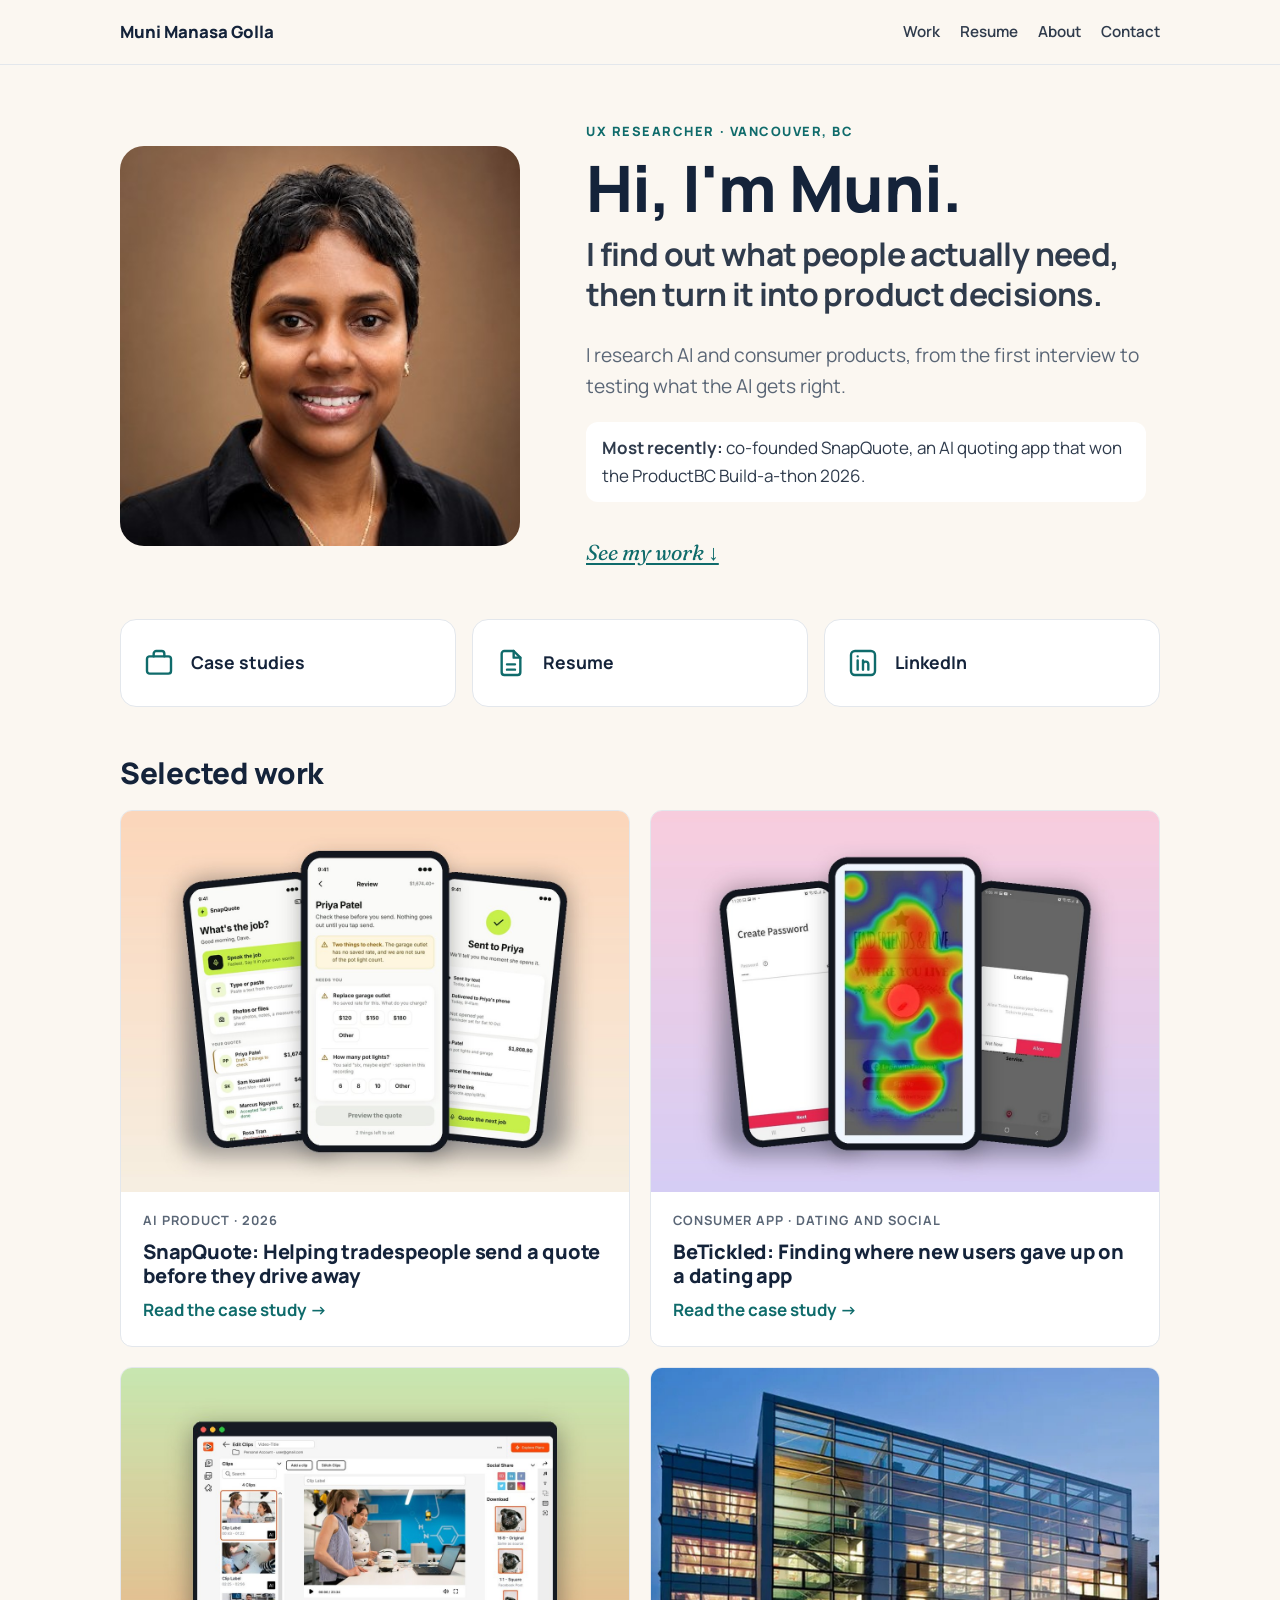
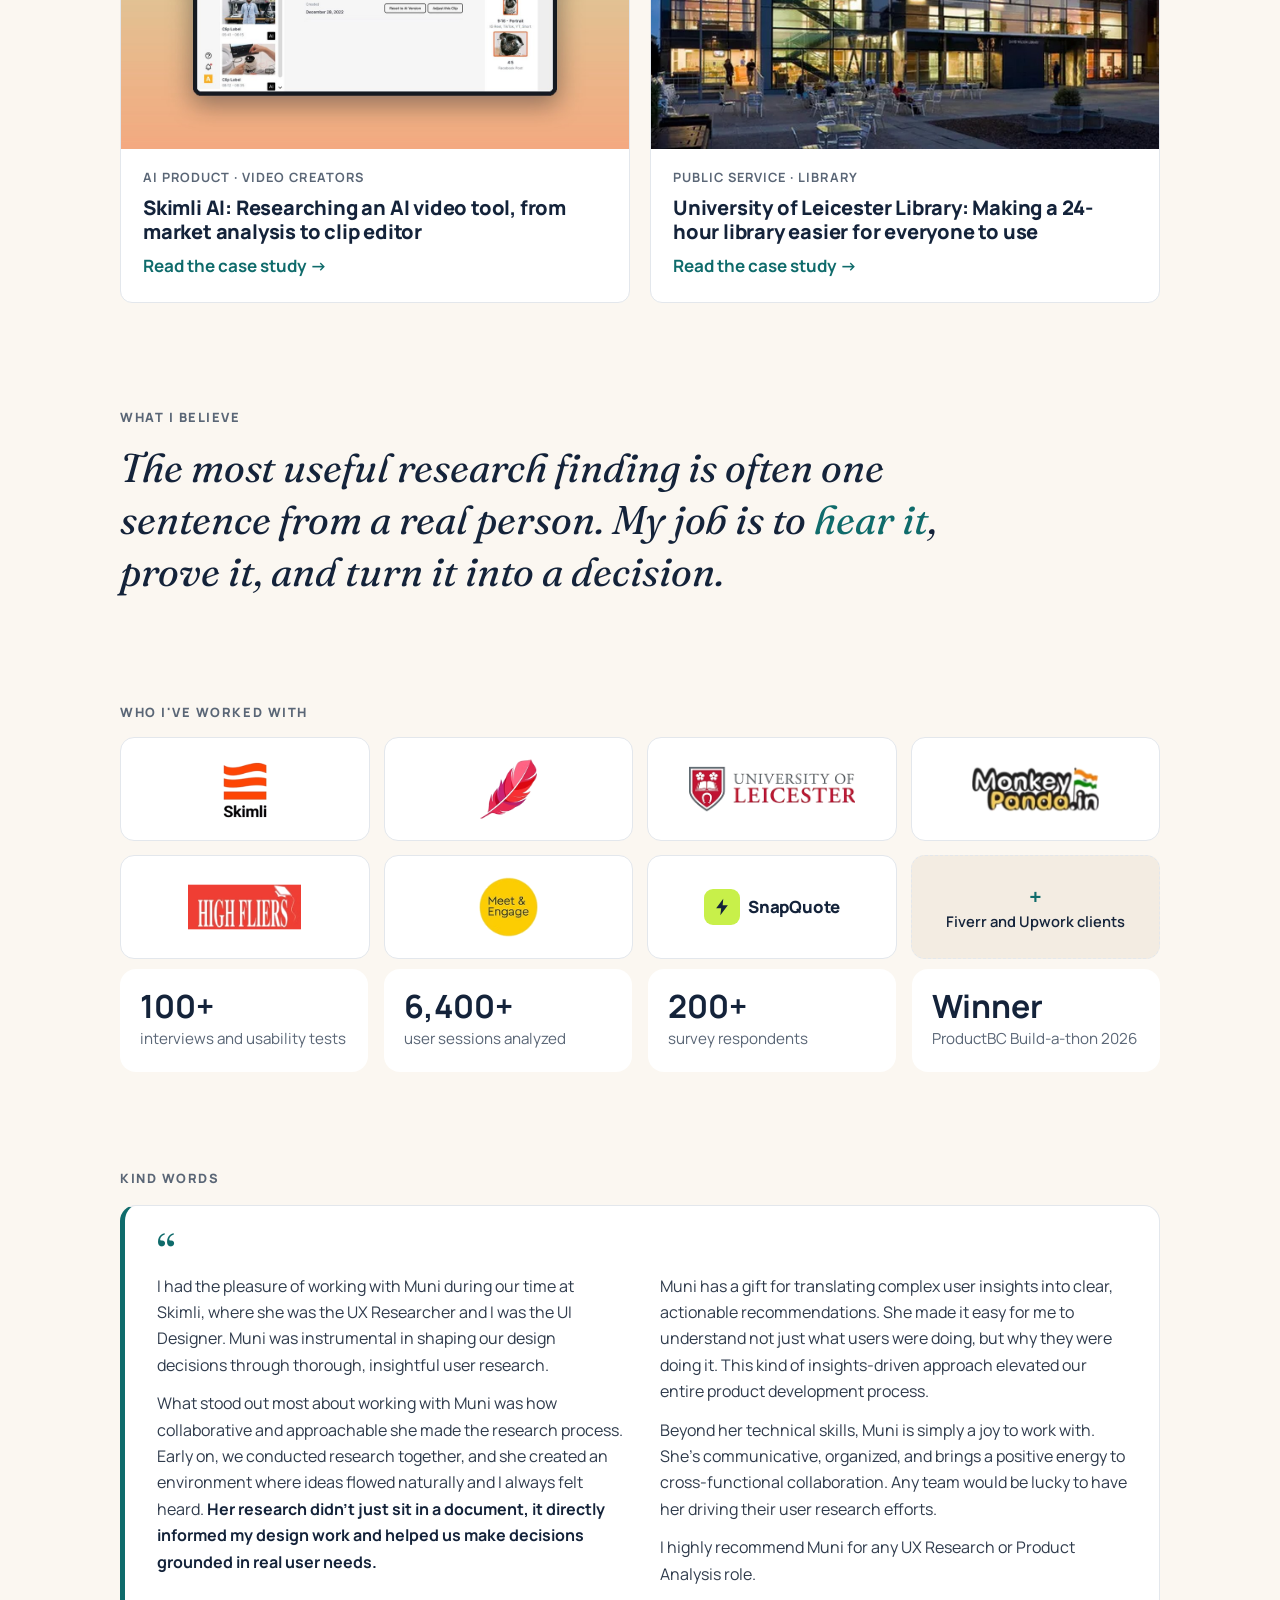
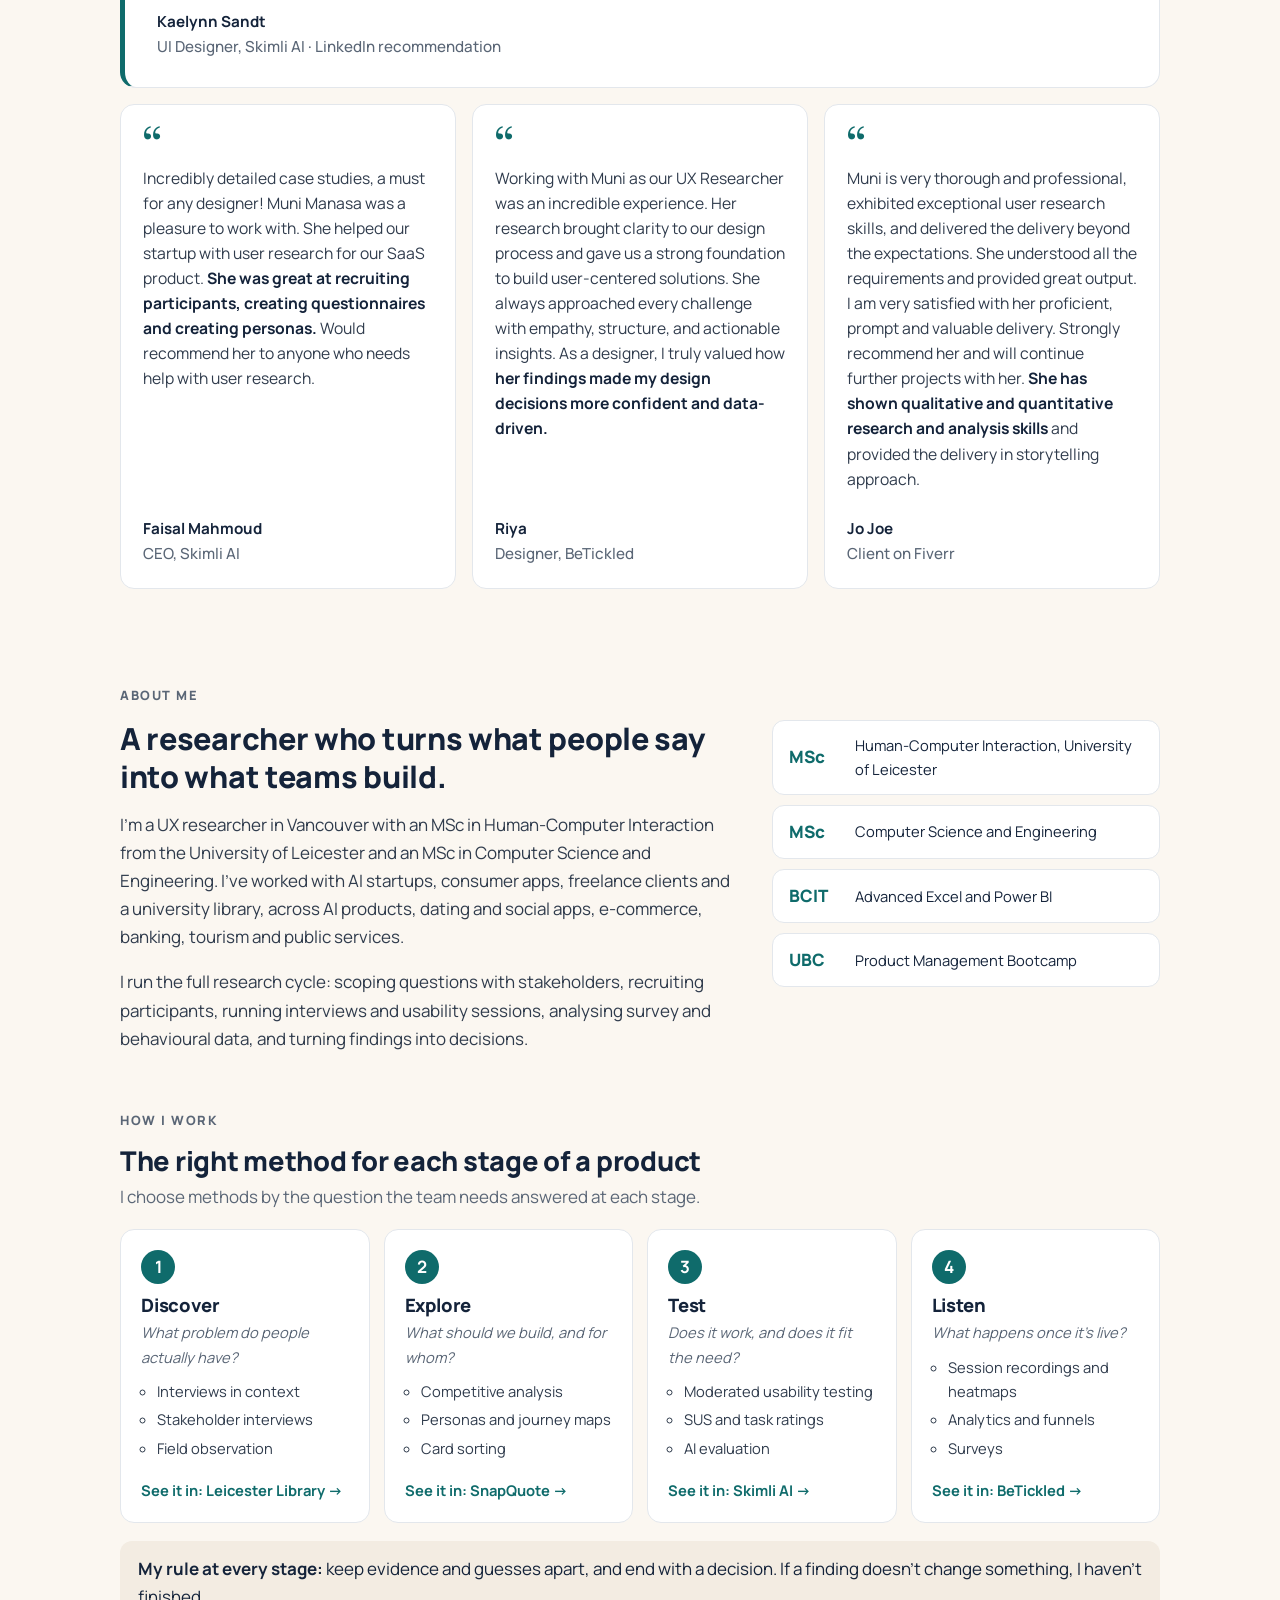
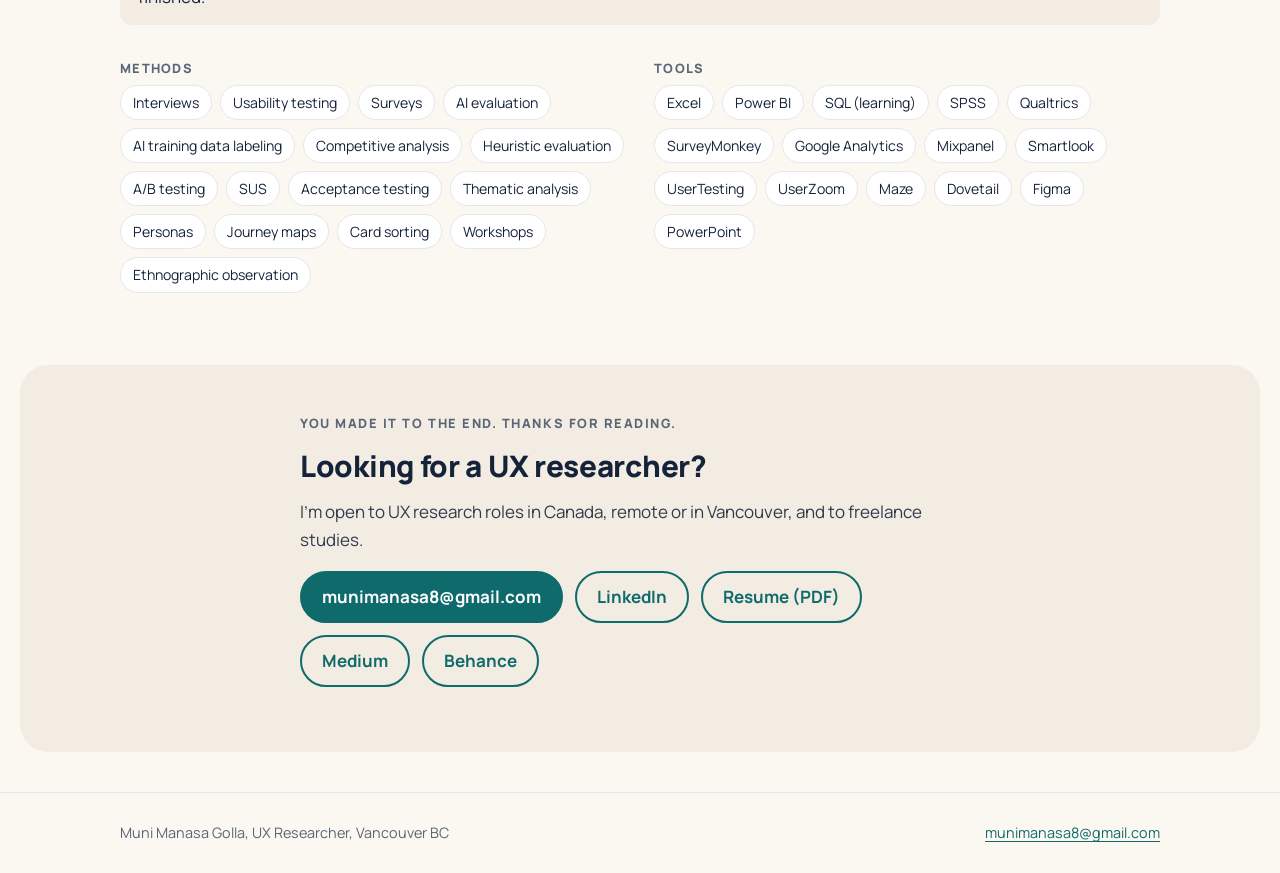
<file: index.html>
<!doctype html>
<html lang="en">
<head>
<meta charset="utf-8">
<meta name="viewport" content="width=device-width, initial-scale=1">
<title>Muni Manasa Golla, UX Researcher</title>
<meta name="description" content="UX researcher in Vancouver, BC, researching consumer and AI products end to end.">
<link rel="preconnect" href="https://fonts.googleapis.com">
<link rel="preconnect" href="https://fonts.gstatic.com" crossorigin>
<link rel="stylesheet" href="https://fonts.googleapis.com/css2?family=Manrope:wght@400;600;700;800&family=Fraunces:ital,opsz,wght@1,9..144,500&display=swap">
<link rel="stylesheet" href="styles.css">
</head>
<body>
<a class="skip" href="#main">Skip to content</a>
<header class="top"><div class="wrap">
<a class="brand" href="index.html">Muni Manasa Golla</a>
<nav aria-label="Main"><ul>
<li><a href="index.html#work">Work</a></li>
<li class="opt"><a href="Muni-Golla-Resume.pdf" target="_blank" rel="noopener">Resume</a></li>
<li class="opt"><a href="index.html#about">About</a></li>
<li><a href="index.html#contact">Contact</a></li>
</ul></nav>
</div></header>
<main id="main">
<section class="hero2"><div class="wrap hero-grid">
<figure class="portrait"><span class="initials" aria-hidden="true">MG</span><img src="muni.jpg" alt="Portrait of Muni Manasa Golla" width="360" height="360" onerror="this.remove()"></figure>
<div>
<p class="eyebrow">UX Researcher · Vancouver, BC</p>
<h1 class="hi">Hi, I'm Muni.<br><span>I find out what people actually need, then turn it into product decisions.</span></h1>
<p class="lede">I research AI and consumer products, from the first interview to testing what the AI gets right.</p>
<p class="now"><strong>Most recently:</strong> co-founded SnapQuote, an AI quoting app that won the ProductBC Build-a-thon 2026.</p>
<a class="serif-link" href="#work">See my work &darr;</a>
</div>
</div></section>

<section class="tiles-wrap" aria-label="Quick links"><div class="wrap tiles">
<a class="tile" href="#work"><svg viewBox="0 0 24 24" aria-hidden="true"><rect x="3" y="7" width="18" height="13" rx="2"/><path d="M8 7V5a2 2 0 0 1 2-2h4a2 2 0 0 1 2 2v2"/></svg><span><strong>Case studies</strong></span></a>
<a class="tile" href="Muni-Golla-Resume.pdf" target="_blank" rel="noopener"><svg viewBox="0 0 24 24" aria-hidden="true"><path d="M14 3H7a2 2 0 0 0-2 2v14a2 2 0 0 0 2 2h10a2 2 0 0 0 2-2V8z"/><path d="M14 3v5h5M9 13h6M9 17h6"/></svg><span><strong>Resume</strong></span></a>
<a class="tile" href="https://www.linkedin.com/in/munimanasagolla/"><svg viewBox="0 0 24 24" aria-hidden="true"><rect x="3" y="3" width="18" height="18" rx="3"/><path d="M8 10v7M8 7v.01M12 17v-4a2 2 0 0 1 4 0v4M12 10v7"/></svg><span><strong>LinkedIn</strong></span></a>
</div></section>

<section class="section" id="work" aria-labelledby="work-h"><div class="wrap">
<h2 id="work-h">Selected work</h2>
<div class="cards">
<article class="card wcard">
<div class="wthumb"><img src="thumb-snapquote.jpg" alt="" width="1200" height="900" loading="lazy"><span class="wover" aria-hidden="true">SnapQuote: Helping tradespeople send a quote before they drive away</span></div>
<div class="wbody"><span class="tag">AI product · 2026</span>
<h3><a href="snapquote.html">SnapQuote: Helping tradespeople send a quote before they drive away</a></h3>
<span class="more" aria-hidden="true">Read the case study &rarr;</span></div>
</article>
<article class="card wcard">
<div class="wthumb"><img src="thumb-betickled.jpg" alt="" width="1200" height="900" loading="lazy"><span class="wover" aria-hidden="true">BeTickled: Finding where new users gave up on a dating app</span></div>
<div class="wbody"><span class="tag">Consumer app · Dating and social</span>
<h3><a href="betickled.html">BeTickled: Finding where new users gave up on a dating app</a></h3>
<span class="more" aria-hidden="true">Read the case study &rarr;</span></div>
</article>
<article class="card wcard">
<div class="wthumb"><img src="thumb-skimli.jpg" alt="" width="1200" height="900" loading="lazy"><span class="wover" aria-hidden="true">Skimli AI: Researching an AI video tool, from market analysis to clip editor</span></div>
<div class="wbody"><span class="tag">AI product · Video creators</span>
<h3><a href="skimli.html">Skimli AI: Researching an AI video tool, from market analysis to clip editor</a></h3>
<span class="more" aria-hidden="true">Read the case study &rarr;</span></div>
</article>
<article class="card wcard">
<div class="wthumb"><img src="thumb-leicester.jpg" alt="" width="1200" height="900" loading="lazy"><span class="wover" aria-hidden="true">University of Leicester Library: Making a 24-hour library easier for everyone to use</span></div>
<div class="wbody"><span class="tag">Public service · Library</span>
<h3><a href="leicester.html">University of Leicester Library: Making a 24-hour library easier for everyone to use</a></h3>
<span class="more" aria-hidden="true">Read the case study &rarr;</span></div>
</article>
</div>
</div></section>

<section class="mission"><div class="wrap">
<p class="label">What I believe</p>
<p class="statement">The most useful research finding is often one sentence from a real person. My job is to <em>hear it</em>, prove it, and turn it into a decision.</p>
</div></section>

<section class="section" aria-labelledby="with-h"><div class="wrap">
<p class="label" id="with-h">Who I've worked with</p>
<ul class="logos"><li><a href="skimli.html"><img src="logo-skimli.png" alt="Skimli AI" title="Skimli AI" loading="lazy"></a></li><li><a href="betickled.html"><img src="logo-betickled.png" alt="BeTickled" title="BeTickled" loading="lazy"></a></li><li><a href="leicester.html"><img src="logo-leicester.png" alt="University of Leicester" title="University of Leicester" loading="lazy"></a></li><li><img src="logo-monkeypanda.png" alt="Monkey Panda" title="Monkey Panda" loading="lazy"></li><li><img src="logo-highfliers.png" alt="High Fliers" title="High Fliers" loading="lazy"></li><li><img src="logo-meetengage.png" alt="Meet &amp; Engage" title="Meet &amp; Engage" loading="lazy"></li><li class="wordmark-sq"><a href="snapquote.html" title="SnapQuote"><span class="sq-icon" aria-hidden="true"><svg viewBox="0 0 24 24"><path d="M13.5 2 5 13.5h6L10 22l9-12h-6.2z" fill="#14233a"/></svg></span>SnapQuote</a></li><li class="more-clients"><span><b>+</b> Fiverr and Upwork clients</span></li></ul>
<ul class="stats">
<li><b>100+</b><span>interviews and usability tests</span></li>
<li><b>6,400+</b><span>user sessions analyzed</span></li>
<li><b>200+</b><span>survey respondents</span></li>
<li><b>Winner</b><span>ProductBC Build-a-thon 2026</span></li>
</ul>
</div></section>



<section class="section quotes" aria-labelledby="q-h"><div class="wrap">
<p class="label" id="q-h">Kind words</p>
<figure class="quote featured"><blockquote><p>I had the pleasure of working with Muni during our time at Skimli, where she was the UX Researcher and I was the UI Designer. Muni was instrumental in shaping our design decisions through thorough, insightful user research.</p>
<p>What stood out most about working with Muni was how collaborative and approachable she made the research process. Early on, we conducted research together, and she created an environment where ideas flowed naturally and I always felt heard. <strong>Her research didn't just sit in a document, it directly informed my design work and helped us make decisions grounded in real user needs.</strong></p>
<p>Muni has a gift for translating complex user insights into clear, actionable recommendations. She made it easy for me to understand not just what users were doing, but why they were doing it. This kind of insights-driven approach elevated our entire product development process.</p>
<p>Beyond her technical skills, Muni is simply a joy to work with. She's communicative, organized, and brings a positive energy to cross-functional collaboration. Any team would be lucky to have her driving their user research efforts.</p>
<p>I highly recommend Muni for any UX Research or Product Analysis role.</p></blockquote><figcaption><strong>Kaelynn Sandt</strong><span>UI Designer, Skimli AI · LinkedIn recommendation</span></figcaption></figure>
<div class="reviews">
<figure class="quote"><blockquote>Incredibly detailed case studies, a must for any designer! Muni Manasa was a pleasure to work with. She helped our startup with user research for our SaaS product. <strong>She was great at recruiting participants, creating questionnaires and creating personas.</strong> Would recommend her to anyone who needs help with user research.</blockquote><figcaption><strong>Faisal Mahmoud</strong><span>CEO, Skimli AI</span></figcaption></figure>
<figure class="quote"><blockquote>Working with Muni as our UX Researcher was an incredible experience. Her research brought clarity to our design process and gave us a strong foundation to build user-centered solutions. She always approached every challenge with empathy, structure, and actionable insights. As a designer, I truly valued how <strong>her findings made my design decisions more confident and data-driven.</strong></blockquote><figcaption><strong>Riya</strong><span>Designer, BeTickled</span></figcaption></figure>
<figure class="quote"><blockquote>Muni is very thorough and professional, exhibited exceptional user research skills, and delivered the delivery beyond the expectations. She understood all the requirements and provided great output. I am very satisfied with her proficient, prompt and valuable delivery. Strongly recommend her and will continue further projects with her. <strong>She has shown qualitative and quantitative research and analysis skills</strong> and provided the delivery in storytelling approach.</blockquote><figcaption><strong>Jo Joe</strong><span>Client on Fiverr</span></figcaption></figure>
</div>
</div></section>

<section class="section how" id="about" aria-labelledby="about-h"><div class="wrap">
<p class="label">About me</p>
<div class="about2">
<div>
<h2 id="about-h">A researcher who turns what people say into what teams build.</h2>
<p>I'm a UX researcher in Vancouver with an MSc in Human-Computer Interaction from the University of Leicester and an MSc in Computer Science and Engineering. I've worked with AI startups, consumer apps, freelance clients and a university library, across AI products, dating and social apps, e-commerce, banking, tourism and public services.</p>
<p>I run the full research cycle: scoping questions with stakeholders, recruiting participants, running interviews and usability sessions, analysing survey and behavioural data, and turning findings into decisions.</p>
</div>
<ul class="creds">
<li><b>MSc</b><span>Human-Computer Interaction, University of Leicester</span></li>
<li><b>MSc</b><span>Computer Science and Engineering</span></li>
<li><b>BCIT</b><span>Advanced Excel and Power BI</span></li>
<li><b>UBC</b><span>Product Management Bootcamp</span></li>
</ul>
</div>

<p class="label how-label">How I work</p>
<h2 class="proc-h">The right method for each stage of a product</h2>
<p class="proc-lede">I choose methods by the question the team needs answered at each stage.</p>
<ol class="process">
<li><b>1</b><h3>Discover</h3><p class="q">What problem do people actually have?</p><ul><li>Interviews in context</li><li>Stakeholder interviews</li><li>Field observation</li></ul><a href="leicester.html">See it in: Leicester Library &rarr;</a></li>
<li><b>2</b><h3>Explore</h3><p class="q">What should we build, and for whom?</p><ul><li>Competitive analysis</li><li>Personas and journey maps</li><li>Card sorting</li></ul><a href="snapquote.html">See it in: SnapQuote &rarr;</a></li>
<li><b>3</b><h3>Test</h3><p class="q">Does it work, and does it fit the need?</p><ul><li>Moderated usability testing</li><li>SUS and task ratings</li><li>AI evaluation</li></ul><a href="skimli.html">See it in: Skimli AI &rarr;</a></li>
<li><b>4</b><h3>Listen</h3><p class="q">What happens once it's live?</p><ul><li>Session recordings and heatmaps</li><li>Analytics and funnels</li><li>Surveys</li></ul><a href="betickled.html">See it in: BeTickled &rarr;</a></li>
</ol>
<p class="proc-rule"><strong>My rule at every stage:</strong> keep evidence and guesses apart, and end with a decision. If a finding doesn't change something, I haven't finished.</p>

<div class="toolbox">
<div><h3 class="chip-h">Methods</h3><ul class="chips"><li>Interviews</li><li>Usability testing</li><li>Surveys</li><li>AI evaluation</li><li>AI training data labeling</li><li>Competitive analysis</li><li>Heuristic evaluation</li><li>A/B testing</li><li>SUS</li><li>Acceptance testing</li><li>Thematic analysis</li><li>Personas</li><li>Journey maps</li><li>Card sorting</li><li>Workshops</li><li>Ethnographic observation</li></ul></div>
<div><h3 class="chip-h">Tools</h3><ul class="chips"><li>Excel</li><li>Power BI</li><li>SQL (learning)</li><li>SPSS</li><li>Qualtrics</li><li>SurveyMonkey</li><li>Google Analytics</li><li>Mixpanel</li><li>Smartlook</li><li>UserTesting</li><li>UserZoom</li><li>Maze</li><li>Dovetail</li><li>Figma</li><li>PowerPoint</li></ul></div>
</div>
</div></section>

<section class="section end" id="contact" aria-labelledby="contact-h"><div class="wrap read">
<p class="label">You made it to the end. Thanks for reading.</p>
<h2 id="contact-h">Looking for a UX researcher?</h2>
<p>I'm open to UX research roles in Canada, remote or in Vancouver, and to freelance studies.</p>
<ul class="contact-list">
<li><a class="btn primary" href="mailto:munimanasa8@gmail.com">munimanasa8@gmail.com</a></li>
<li><a class="btn" href="https://www.linkedin.com/in/munimanasagolla/">LinkedIn</a></li>
<li><a class="btn" href="Muni-Golla-Resume.pdf" target="_blank" rel="noopener">Resume (PDF)</a></li>
<li><a class="btn" href="https://medium.com/@munimanasa8">Medium</a></li>
<li><a class="btn" href="https://www.behance.net/mansak1">Behance</a></li>
</ul>
</div></section>
</main>
<footer><div class="wrap">
<span>Muni Manasa Golla, UX Researcher, Vancouver BC</span>
<span><a href="mailto:munimanasa8@gmail.com">munimanasa8@gmail.com</a></span>
</div></footer>
</body>
</html>
</file>
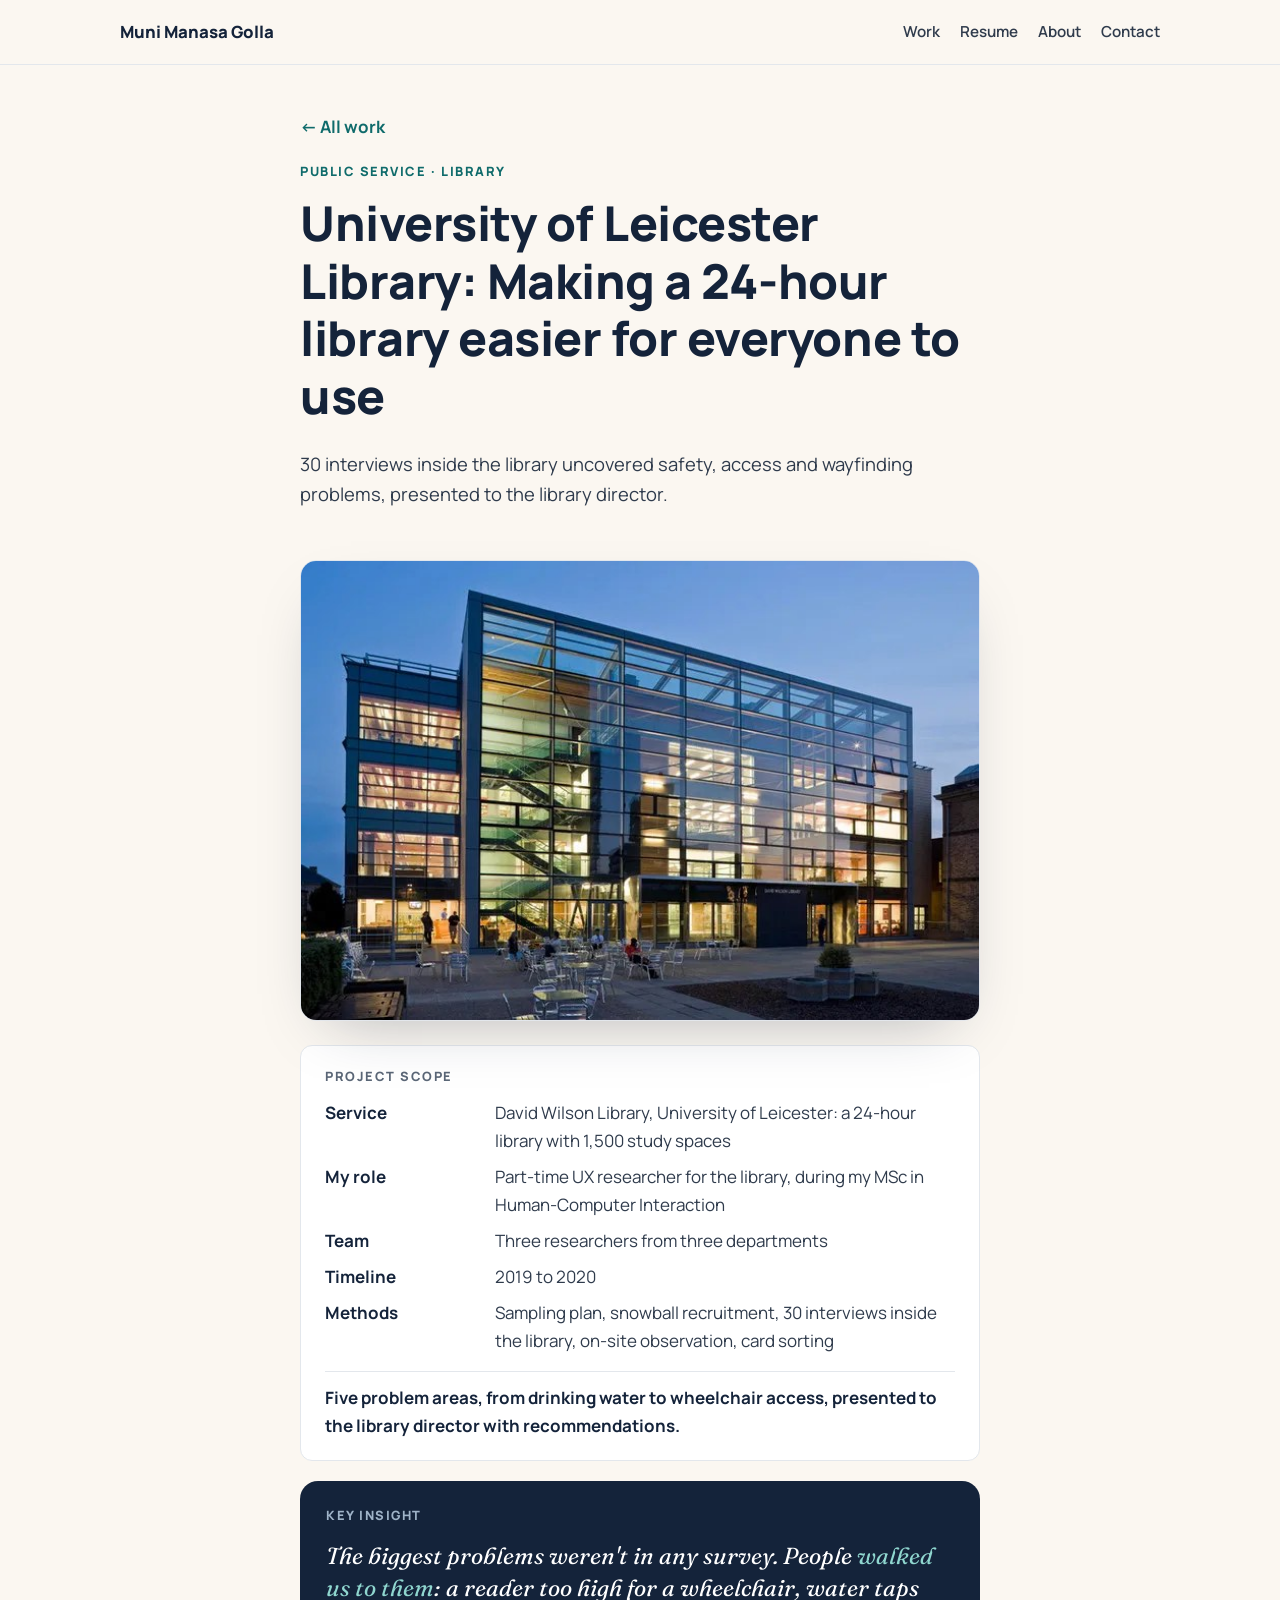
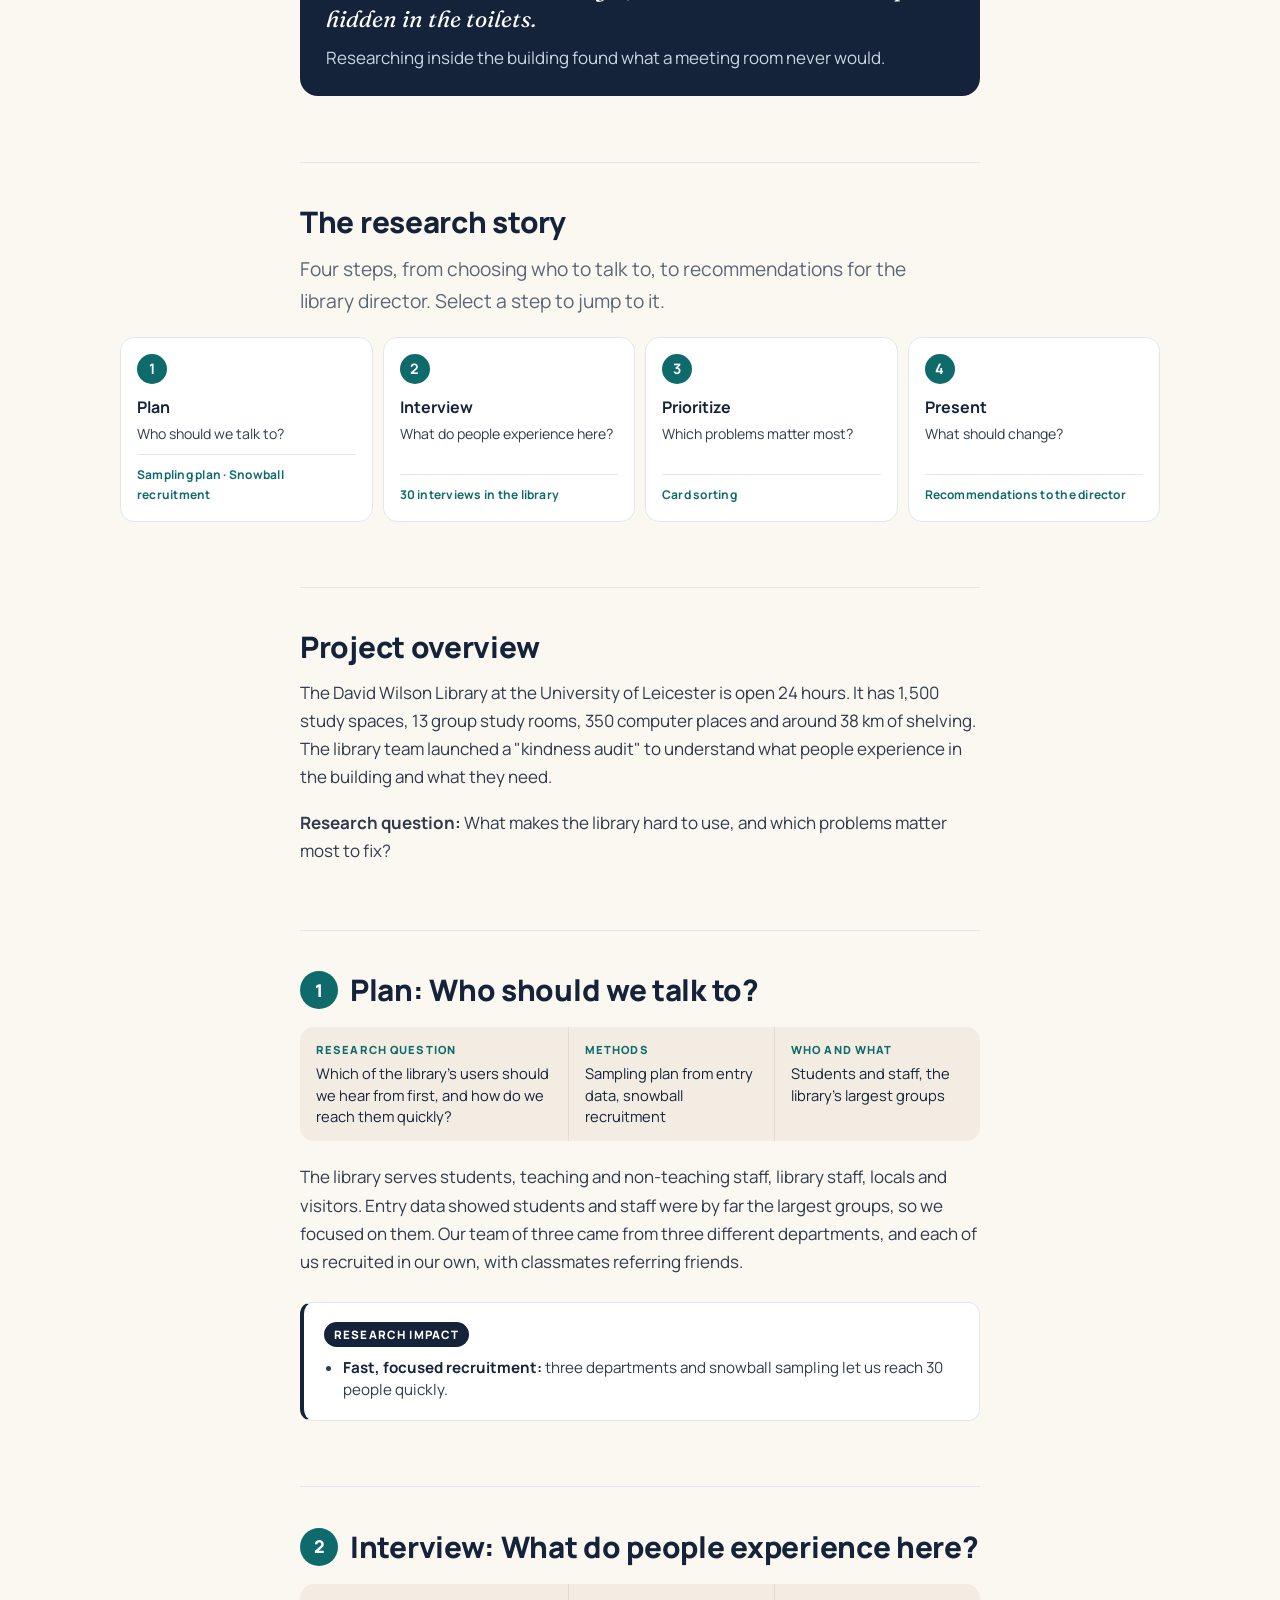
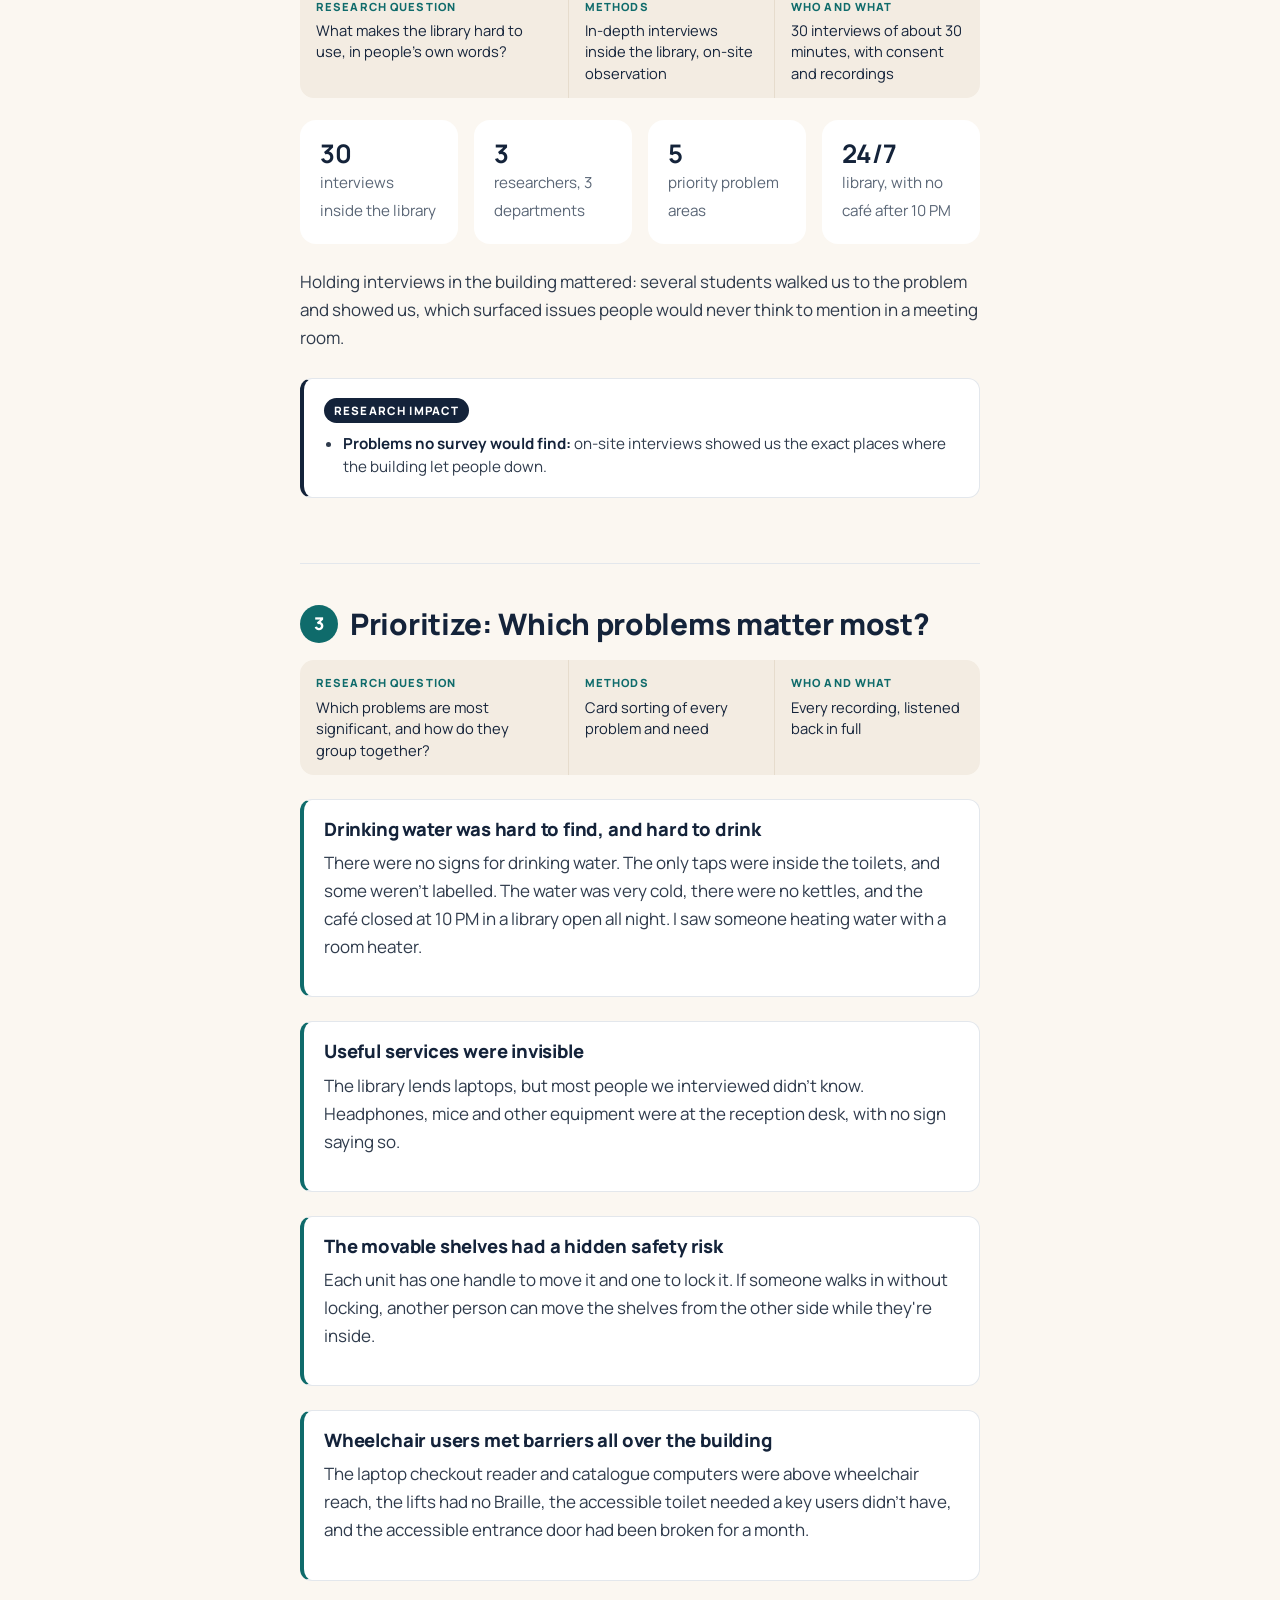
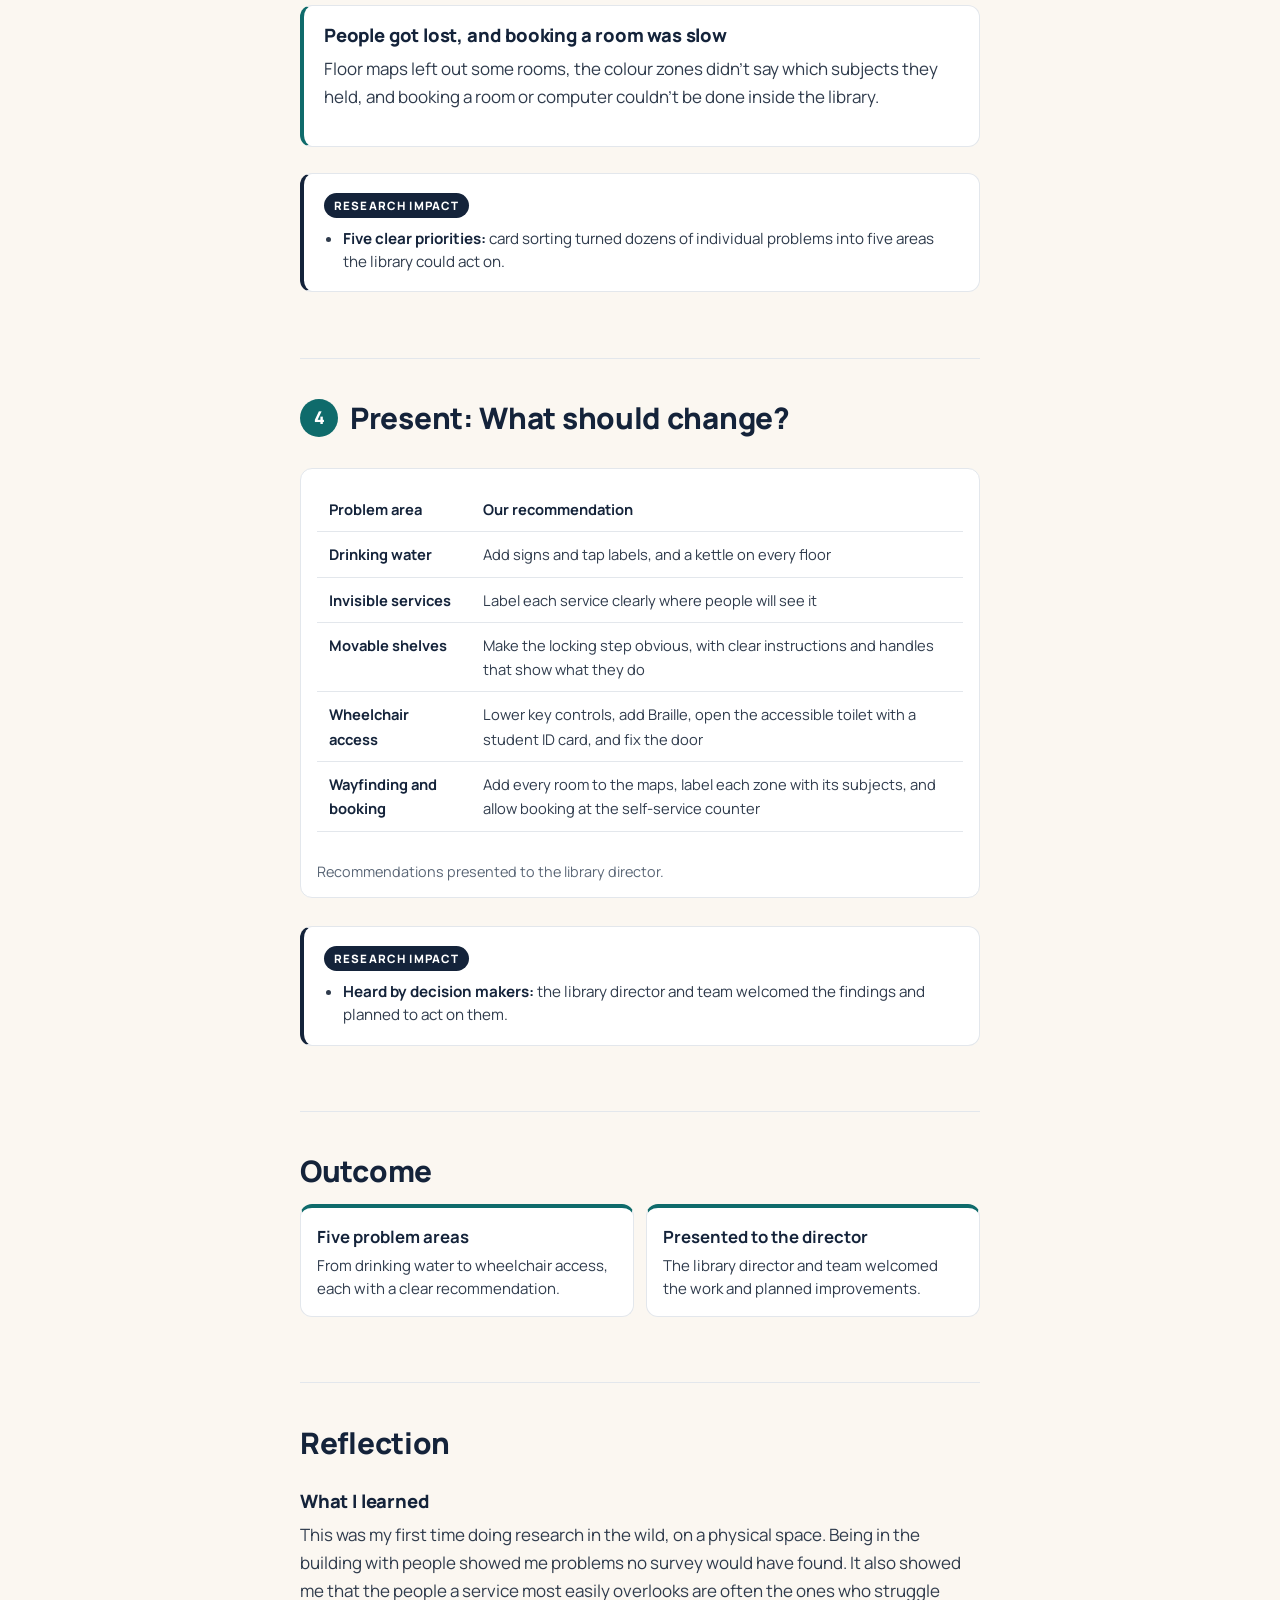
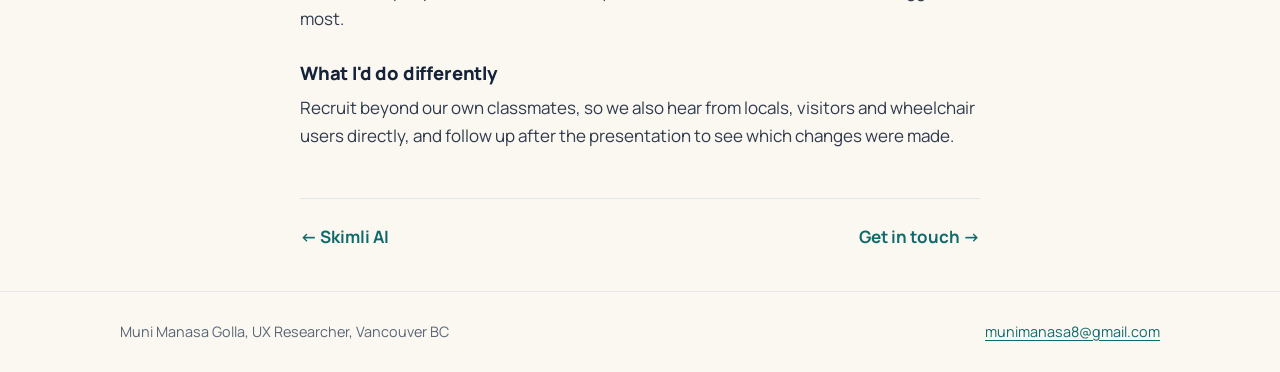
<file: leicester.html>
<!doctype html>
<html lang="en">
<head>
<meta charset="utf-8">
<meta name="viewport" content="width=device-width, initial-scale=1">
<title>University of Leicester Library case study, Muni Manasa Golla</title>
<meta name="description" content="30 interviews inside the library uncovered safety, access and wayfinding problems, presented to the library director.">
<link rel="preconnect" href="https://fonts.googleapis.com">
<link rel="preconnect" href="https://fonts.gstatic.com" crossorigin>
<link rel="stylesheet" href="https://fonts.googleapis.com/css2?family=Manrope:wght@400;600;700;800&family=Fraunces:ital,opsz,wght@1,9..144,500&display=swap">
<link rel="stylesheet" href="styles.css">
</head>
<body>
<a class="skip" href="#main">Skip to content</a>
<header class="top"><div class="wrap">
<a class="brand" href="index.html">Muni Manasa Golla</a>
<nav aria-label="Main"><ul>
<li><a href="index.html#work">Work</a></li>
<li class="opt"><a href="Muni-Golla-Resume.pdf" target="_blank" rel="noopener">Resume</a></li>
<li class="opt"><a href="index.html#about">About</a></li>
<li><a href="index.html#contact">Contact</a></li>
</ul></nav>
</div></header>
<main id="main">
<article><div class="wrap read">
<div class="case-hero">
<a class="back" href="index.html#work">&larr; All work</a>
<p class="eyebrow">Public service · Library</p>
<h1>University of Leicester Library: Making a 24-hour library easier for everyone to use</h1>
<p class="subtitle">30 interviews inside the library uncovered safety, access and wayfinding problems, presented to the library director.</p>
</div>
<figure class="hero-shot plain small"><img src="hero-leicester.jpg" alt="The David Wilson Library at the University of Leicester at dusk: a glass building lit from inside, with people at tables outside." width="666" height="451"></figure>
<section class="summary" aria-label="Project scope"><p class="label">Project scope</p><dl><dt>Service</dt><dd>David Wilson Library, University of Leicester: a 24-hour library with 1,500 study spaces</dd><dt>My role</dt><dd>Part-time UX researcher for the library, during my MSc in Human-Computer Interaction</dd><dt>Team</dt><dd>Three researchers from three departments</dd><dt>Timeline</dt><dd>2019 to 2020</dd><dt>Methods</dt><dd>Sampling plan, snowball recruitment, 30 interviews inside the library, on-site observation, card sorting</dd><dd class="result">Five problem areas, from drinking water to wheelchair access, presented to the library director with recommendations.</dd></dl></section>

<nav class="toc" aria-label="On this page"><p>On this page</p><ol><li><a href="#plan">Plan</a></li><li><a href="#interview">Interview</a></li><li><a href="#prioritize">Prioritize</a></li><li><a href="#present">Present</a></li><li><a href="#outcome">Outcome</a></li></ol></nav>
<aside class="insight" aria-label="Key insight">
<p class="label">Key insight</p>
<p class="statement-sm">The biggest problems weren't in any survey. People <em>walked us to them</em>: a reader too high for a wheelchair, water taps hidden in the toilets.</p>
<p>Researching inside the building found what a meeting room never would.</p>
</aside>

<h2>The research story</h2>
<p class="lede">Four steps, from choosing who to talk to, to recommendations for the library director. Select a step to jump to it.</p>
<ol class="story" style="--n:4" aria-label="Research story"><li><a href="#plan"><b>1</b><strong>Plan</strong><span>Who should we talk to?</span><em>Sampling plan · Snowball recruitment</em></a></li><li><a href="#interview"><b>2</b><strong>Interview</strong><span>What do people experience here?</span><em>30 interviews in the library</em></a></li><li><a href="#prioritize"><b>3</b><strong>Prioritize</strong><span>Which problems matter most?</span><em>Card sorting</em></a></li><li><a href="#present"><b>4</b><strong>Present</strong><span>What should change?</span><em>Recommendations to the director</em></a></li></ol>

<h2>Project overview</h2>
<p>The David Wilson Library at the University of Leicester is open 24 hours. It has 1,500 study spaces, 13 group study rooms, 350 computer places and around 38 km of shelving. The library team launched a "kindness audit" to understand what people experience in the building and what they need.</p>
<p><strong>Research question:</strong> What makes the library hard to use, and which problems matter most to fix?</p>

<h2 id="plan"><span class="stepno">1</span>Plan: Who should we talk to?</h2>
<div class="mcard"><div><span>Research question</span><p>Which of the library's users should we hear from first, and how do we reach them quickly?</p></div><div><span>Methods</span><p>Sampling plan from entry data, snowball recruitment</p></div><div><span>Who and what</span><p>Students and staff, the library's largest groups</p></div></div>
<p>The library serves students, teaching and non-teaching staff, library staff, locals and visitors. Entry data showed students and staff were by far the largest groups, so we focused on them. Our team of three came from three different departments, and each of us recruited in our own, with classmates referring friends.</p>
<div class="impact"><p class="ilabel">Research impact</p><ul><li><strong>Fast, focused recruitment:</strong> three departments and snowball sampling let us reach 30 people quickly.</li></ul></div>

<h2 id="interview"><span class="stepno">2</span>Interview: What do people experience here?</h2>
<div class="mcard"><div><span>Research question</span><p>What makes the library hard to use, in people's own words?</p></div><div><span>Methods</span><p>In-depth interviews inside the library, on-site observation</p></div><div><span>Who and what</span><p>30 interviews of about 30 minutes, with consent and recordings</p></div></div><ul class="stats mini"><li><b>30</b><span>interviews inside the library</span></li><li><b>3</b><span>researchers, 3 departments</span></li><li><b>5</b><span>priority problem areas</span></li><li><b>24/7</b><span>library, with no caf&eacute; after 10 PM</span></li></ul>
<p>Holding interviews in the building mattered: several students walked us to the problem and showed us, which surfaced issues people would never think to mention in a meeting room.</p>
<div class="impact"><p class="ilabel">Research impact</p><ul><li><strong>Problems no survey would find:</strong> on-site interviews showed us the exact places where the building let people down.</li></ul></div>

<h2 id="prioritize"><span class="stepno">3</span>Prioritize: Which problems matter most?</h2>
<div class="mcard"><div><span>Research question</span><p>Which problems are most significant, and how do they group together?</p></div><div><span>Methods</span><p>Card sorting of every problem and need</p></div><div><span>Who and what</span><p>Every recording, listened back in full</p></div></div>
<div class="finding"><h3>Drinking water was hard to find, and hard to drink</h3><p>There were no signs for drinking water. The only taps were inside the toilets, and some weren't labelled. The water was very cold, there were no kettles, and the caf&eacute; closed at 10 PM in a library open all night. I saw someone heating water with a room heater.</p></div>
<div class="finding"><h3>Useful services were invisible</h3><p>The library lends laptops, but most people we interviewed didn't know. Headphones, mice and other equipment were at the reception desk, with no sign saying so.</p></div>
<div class="finding"><h3>The movable shelves had a hidden safety risk</h3><p>Each unit has one handle to move it and one to lock it. If someone walks in without locking, another person can move the shelves from the other side while they're inside.</p></div>
<div class="finding"><h3>Wheelchair users met barriers all over the building</h3><p>The laptop checkout reader and catalogue computers were above wheelchair reach, the lifts had no Braille, the accessible toilet needed a key users didn't have, and the accessible entrance door had been broken for a month.</p></div>
<div class="finding"><h3>People got lost, and booking a room was slow</h3><p>Floor maps left out some rooms, the colour zones didn't say which subjects they held, and booking a room or computer couldn't be done inside the library.</p></div>
<div class="impact"><p class="ilabel">Research impact</p><ul><li><strong>Five clear priorities:</strong> card sorting turned dozens of individual problems into five areas the library could act on.</li></ul></div>

<h2 id="present"><span class="stepno">4</span>Present: What should change?</h2>
<figure class="table-fig"><div class="table-wrap"><table><thead><tr><th scope="col">Problem area</th><th scope="col">Our recommendation</th></tr></thead><tbody><tr><th scope="row">Drinking water</th><td>Add signs and tap labels, and a kettle on every floor</td></tr><tr><th scope="row">Invisible services</th><td>Label each service clearly where people will see it</td></tr><tr><th scope="row">Movable shelves</th><td>Make the locking step obvious, with clear instructions and handles that show what they do</td></tr><tr><th scope="row">Wheelchair access</th><td>Lower key controls, add Braille, open the accessible toilet with a student ID card, and fix the door</td></tr><tr><th scope="row">Wayfinding and booking</th><td>Add every room to the maps, label each zone with its subjects, and allow booking at the self-service counter</td></tr></tbody></table></div><figcaption>Recommendations presented to the library director.</figcaption></figure><div class="impact"><p class="ilabel">Research impact</p><ul><li><strong>Heard by decision makers:</strong> the library director and team welcomed the findings and planned to act on them.</li></ul></div>

<h2 id="outcome">Outcome</h2>
<ul class="outcomes"><li><b>Five problem areas</b>From drinking water to wheelchair access, each with a clear recommendation.</li><li><b>Presented to the director</b>The library director and team welcomed the work and planned improvements.</li></ul>

<h2>Reflection</h2>
<h3>What I learned</h3>
<p>This was my first time doing research in the wild, on a physical space. Being in the building with people showed me problems no survey would have found. It also showed me that the people a service most easily overlooks are often the ones who struggle most.</p>
<h3>What I'd do differently</h3>
<p>Recruit beyond our own classmates, so we also hear from locals, visitors and wheelchair users directly, and follow up after the presentation to see which changes were made.</p>
<script>
document.querySelectorAll('[data-explorer]').forEach(function(ex){
  var tabs=[].slice.call(ex.querySelectorAll('[role=tab]'));
  function show(t){tabs.forEach(function(x){var on=x===t;x.setAttribute('aria-selected',on);x.tabIndex=on?0:-1;document.getElementById(x.getAttribute('aria-controls')).hidden=!on;});}
  tabs.forEach(function(t,i){t.addEventListener('click',function(){show(t);});
    t.addEventListener('keydown',function(e){var k=e.key,n=null;if(k==='ArrowDown'||k==='ArrowRight')n=tabs[(i+1)%tabs.length];if(k==='ArrowUp'||k==='ArrowLeft')n=tabs[(i-1+tabs.length)%tabs.length];if(n){e.preventDefault();show(n);n.focus();}});});
});
</script><script>
(function(){var toc=document.querySelector('.toc');if(!toc)return;var links=[].slice.call(toc.querySelectorAll('a'));
var top=document.querySelector('.top');function setTop(){if(top)toc.style.setProperty('--toc-top',top.offsetHeight+'px');}setTop();window.addEventListener('resize',setTop);
var story=document.querySelector('.story');function onScroll(){var y=story?story.getBoundingClientRect().bottom:0;toc.classList.toggle('show',y<0);}window.addEventListener('scroll',onScroll,{passive:true});onScroll();
if(!('IntersectionObserver' in window))return;var map={};links.forEach(function(a){map[a.getAttribute('href').slice(1)]=a;});
var io=new IntersectionObserver(function(es){es.forEach(function(e){if(e.isIntersecting){links.forEach(function(a){a.removeAttribute('aria-current');});var a=map[e.target.id];if(a){a.setAttribute('aria-current','true');var ol=toc.querySelector('ol');ol.scrollLeft=a.offsetLeft-16;}}});},{rootMargin:'-20% 0px -70% 0px'});
Object.keys(map).forEach(function(id){var el=document.getElementById(id);if(el)io.observe(el);});})();
</script>
<nav class="next" aria-label="More case studies"><a href="skimli.html">&larr; Skimli AI</a><a href="index.html#contact">Get in touch &rarr;</a></nav>
</div></article>
</main>
<footer><div class="wrap">
<span>Muni Manasa Golla, UX Researcher, Vancouver BC</span>
<span><a href="mailto:munimanasa8@gmail.com">munimanasa8@gmail.com</a></span>
</div></footer>
</body>
</html>
</file>
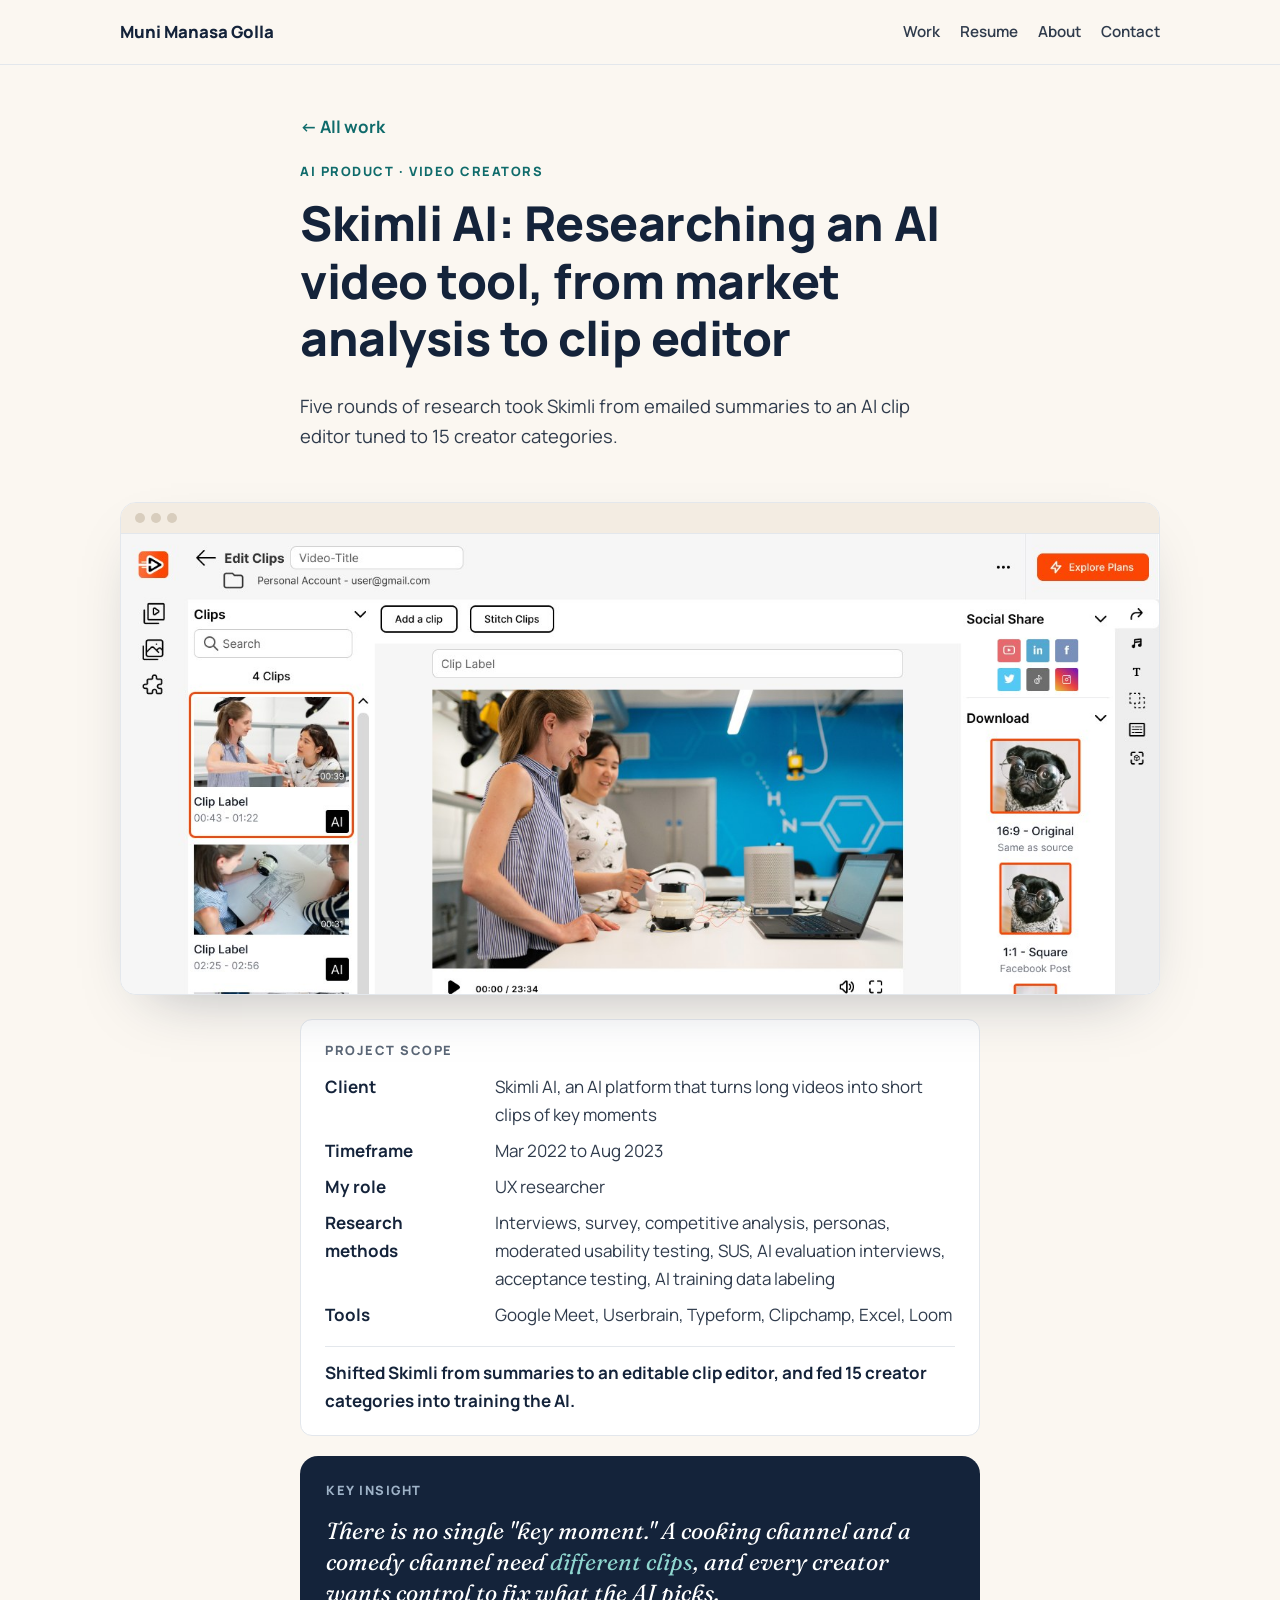
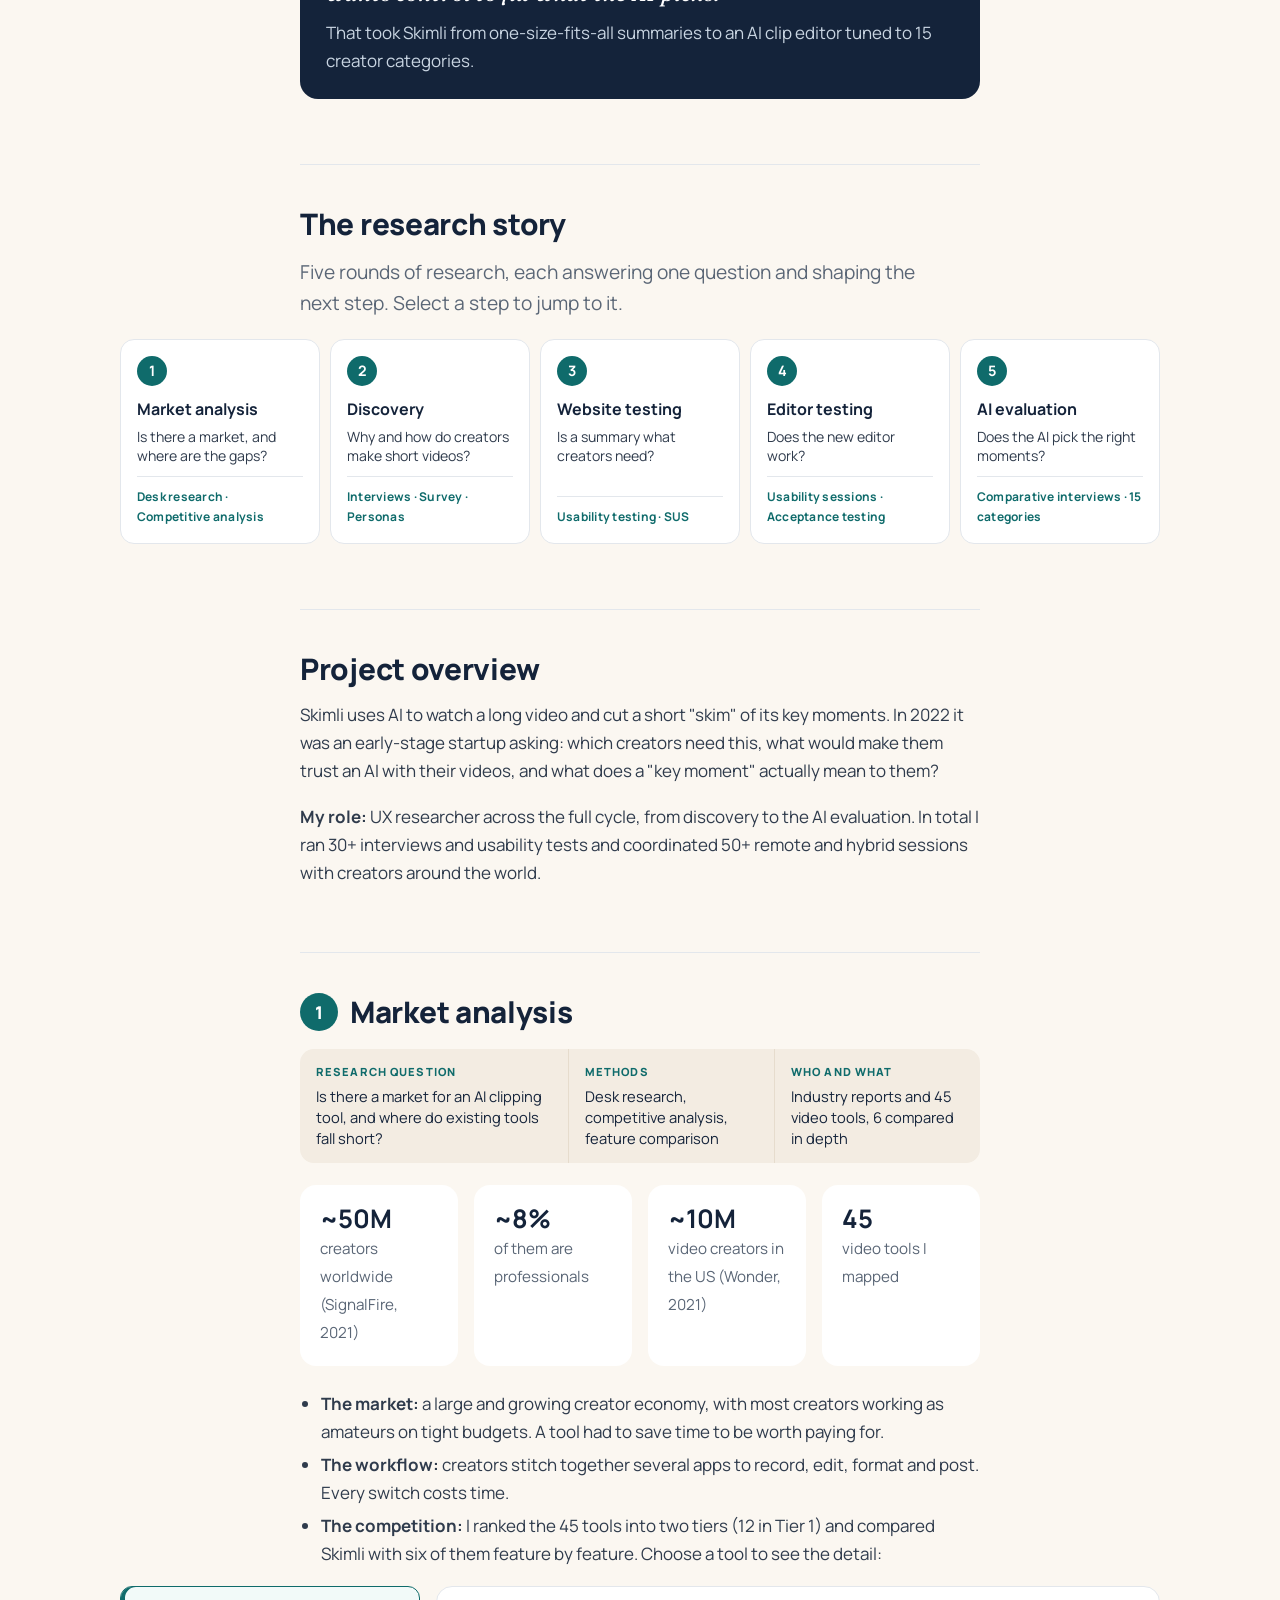
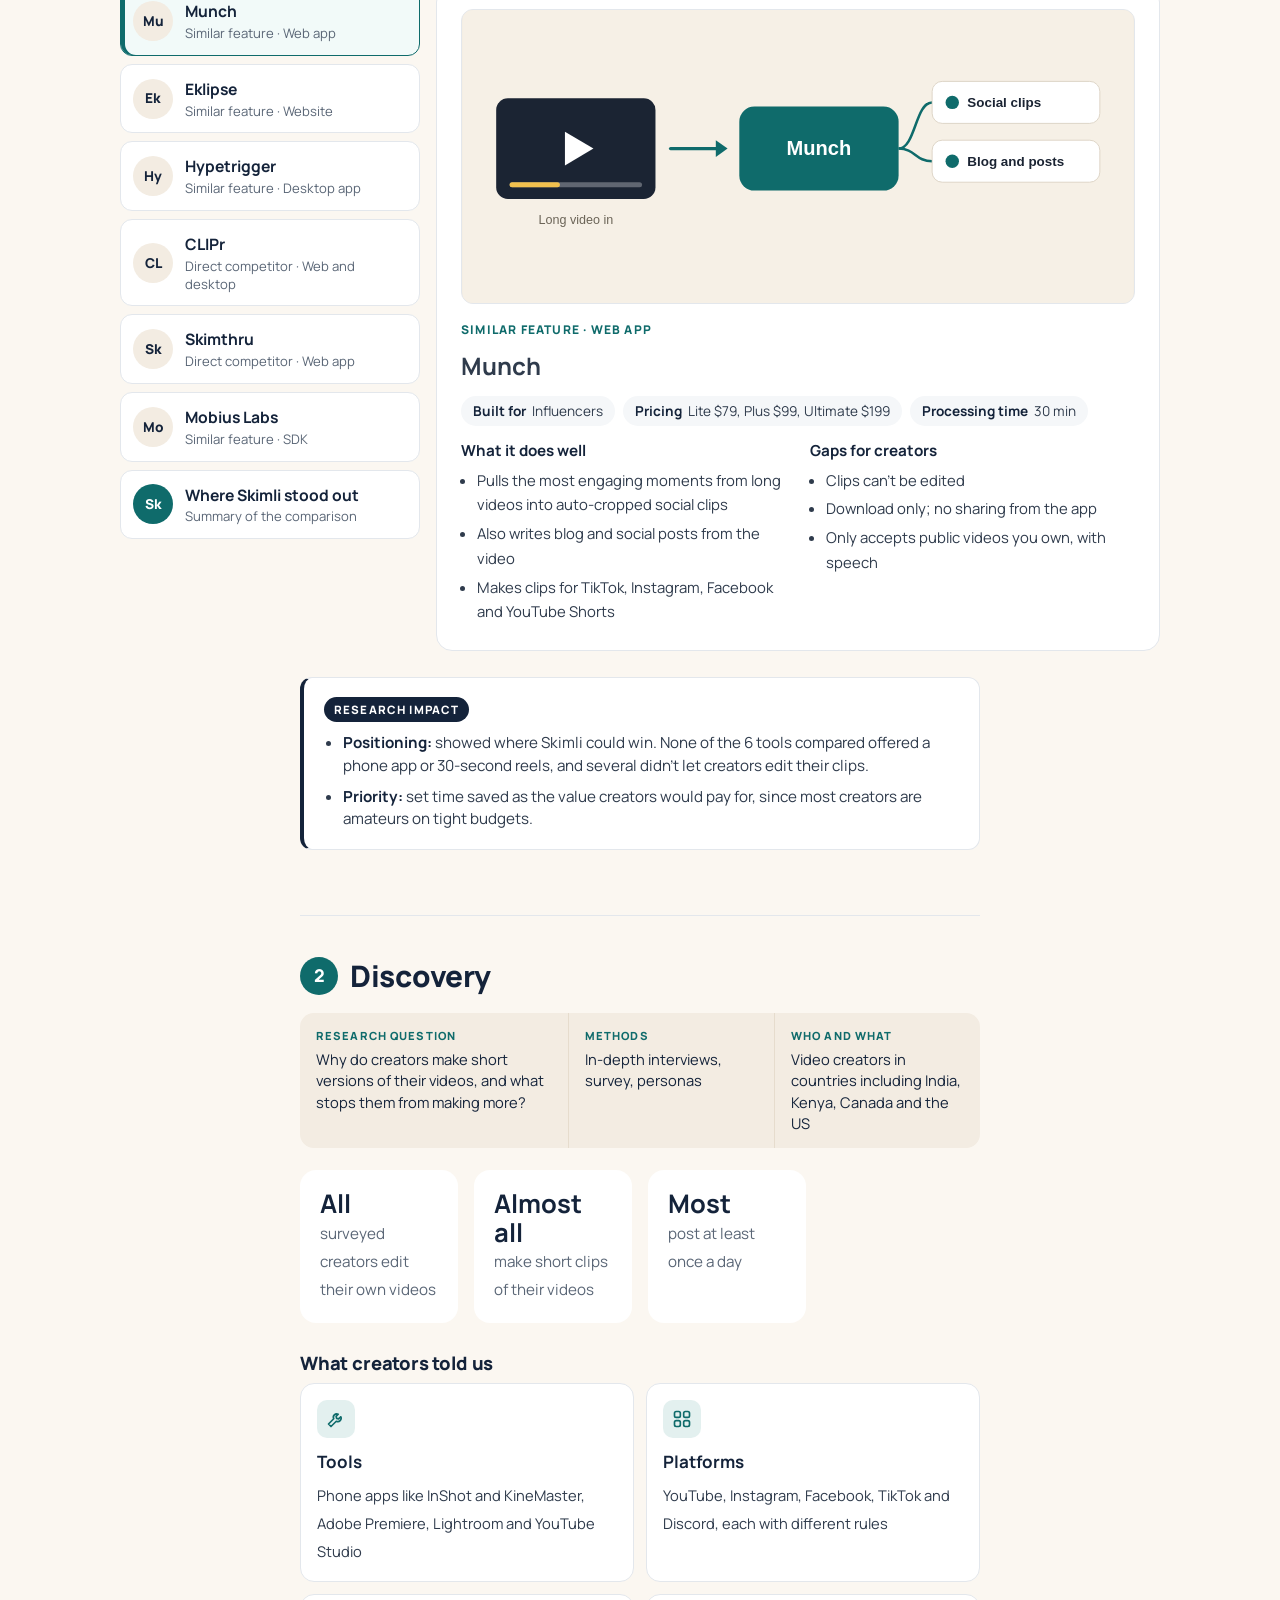
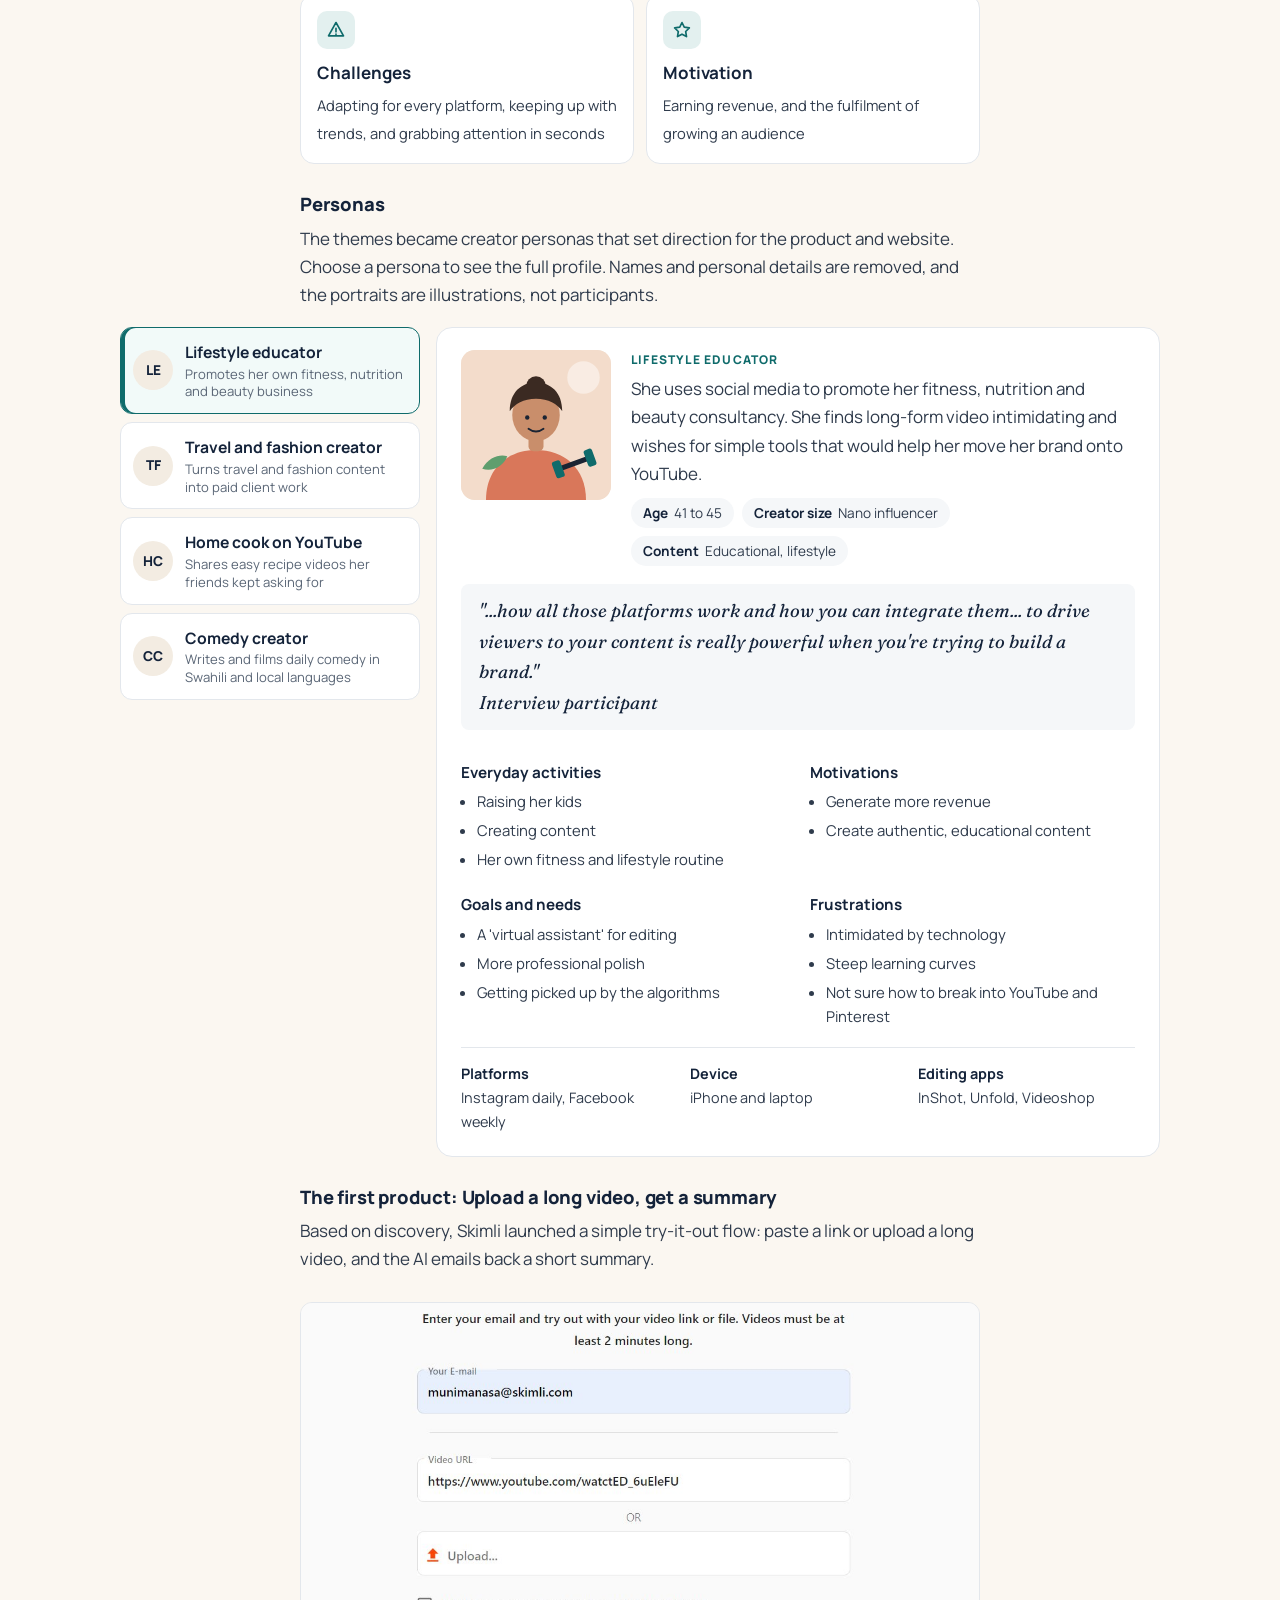
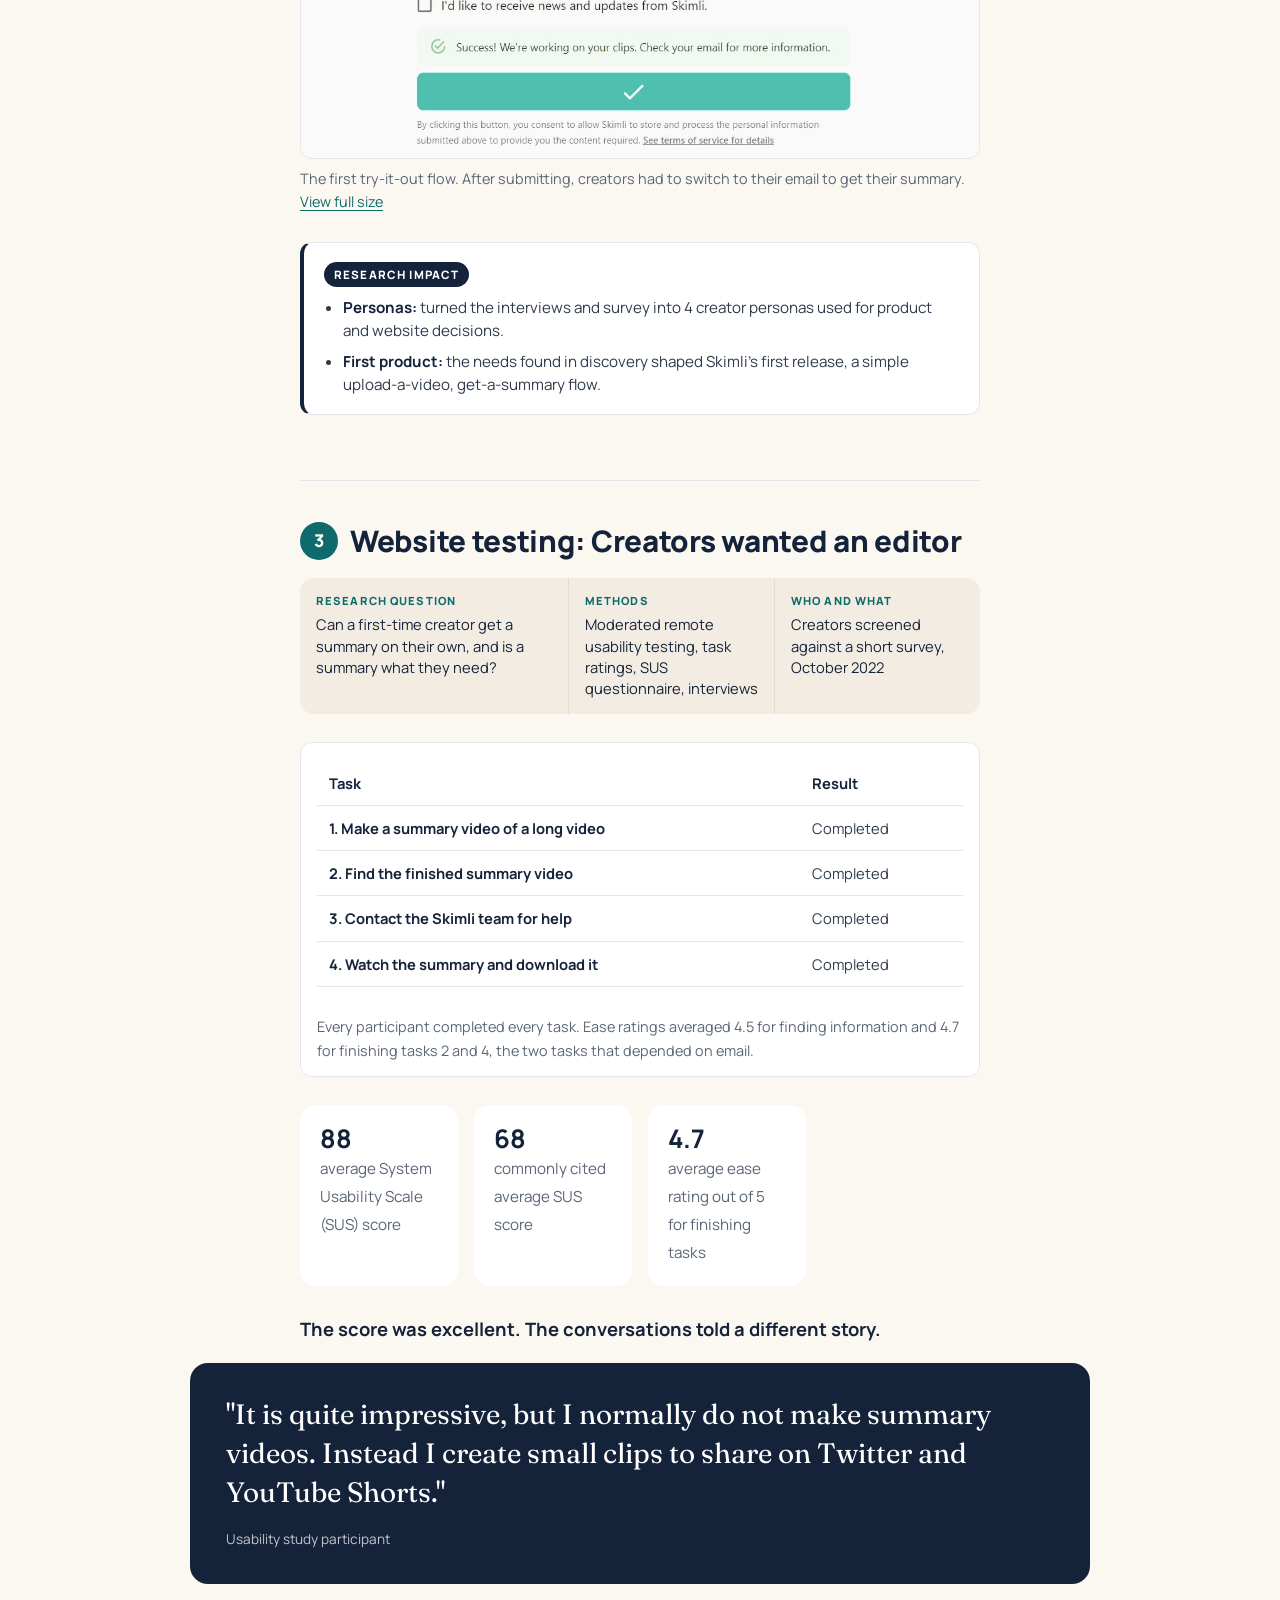
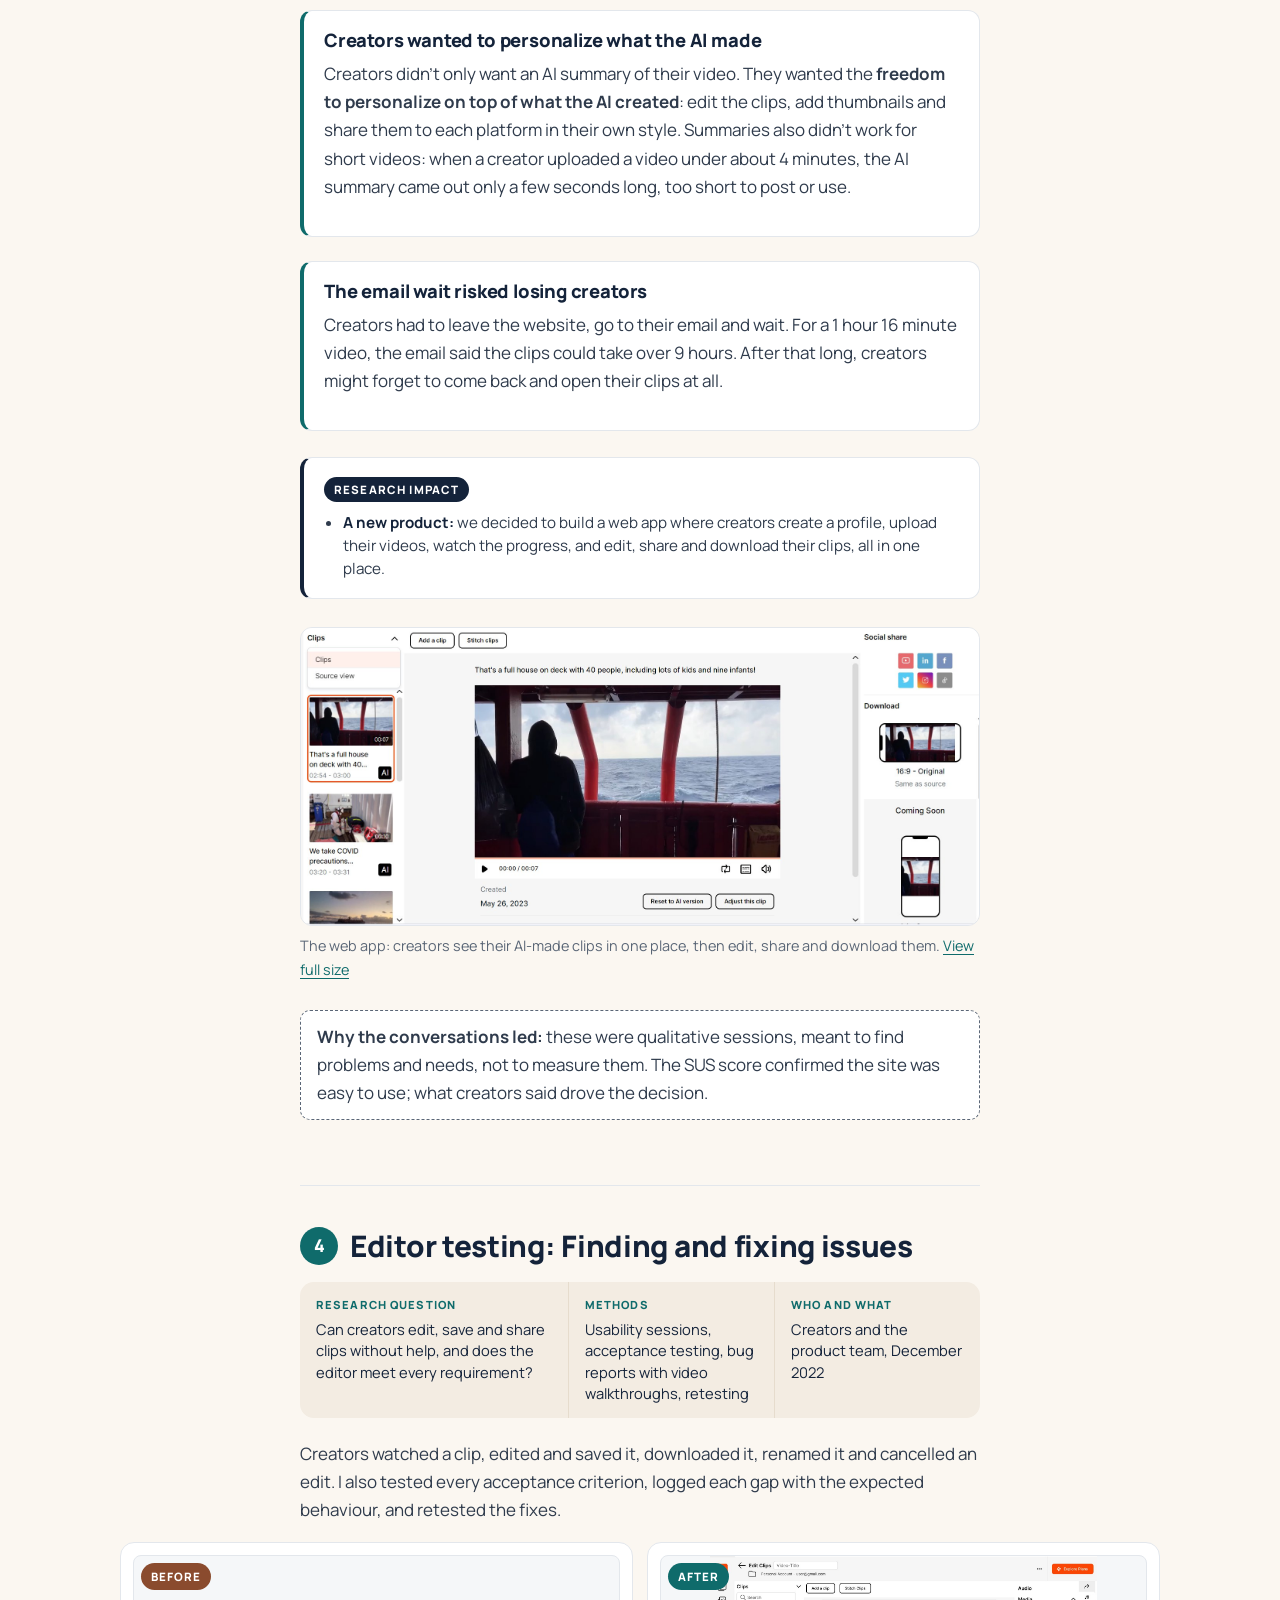
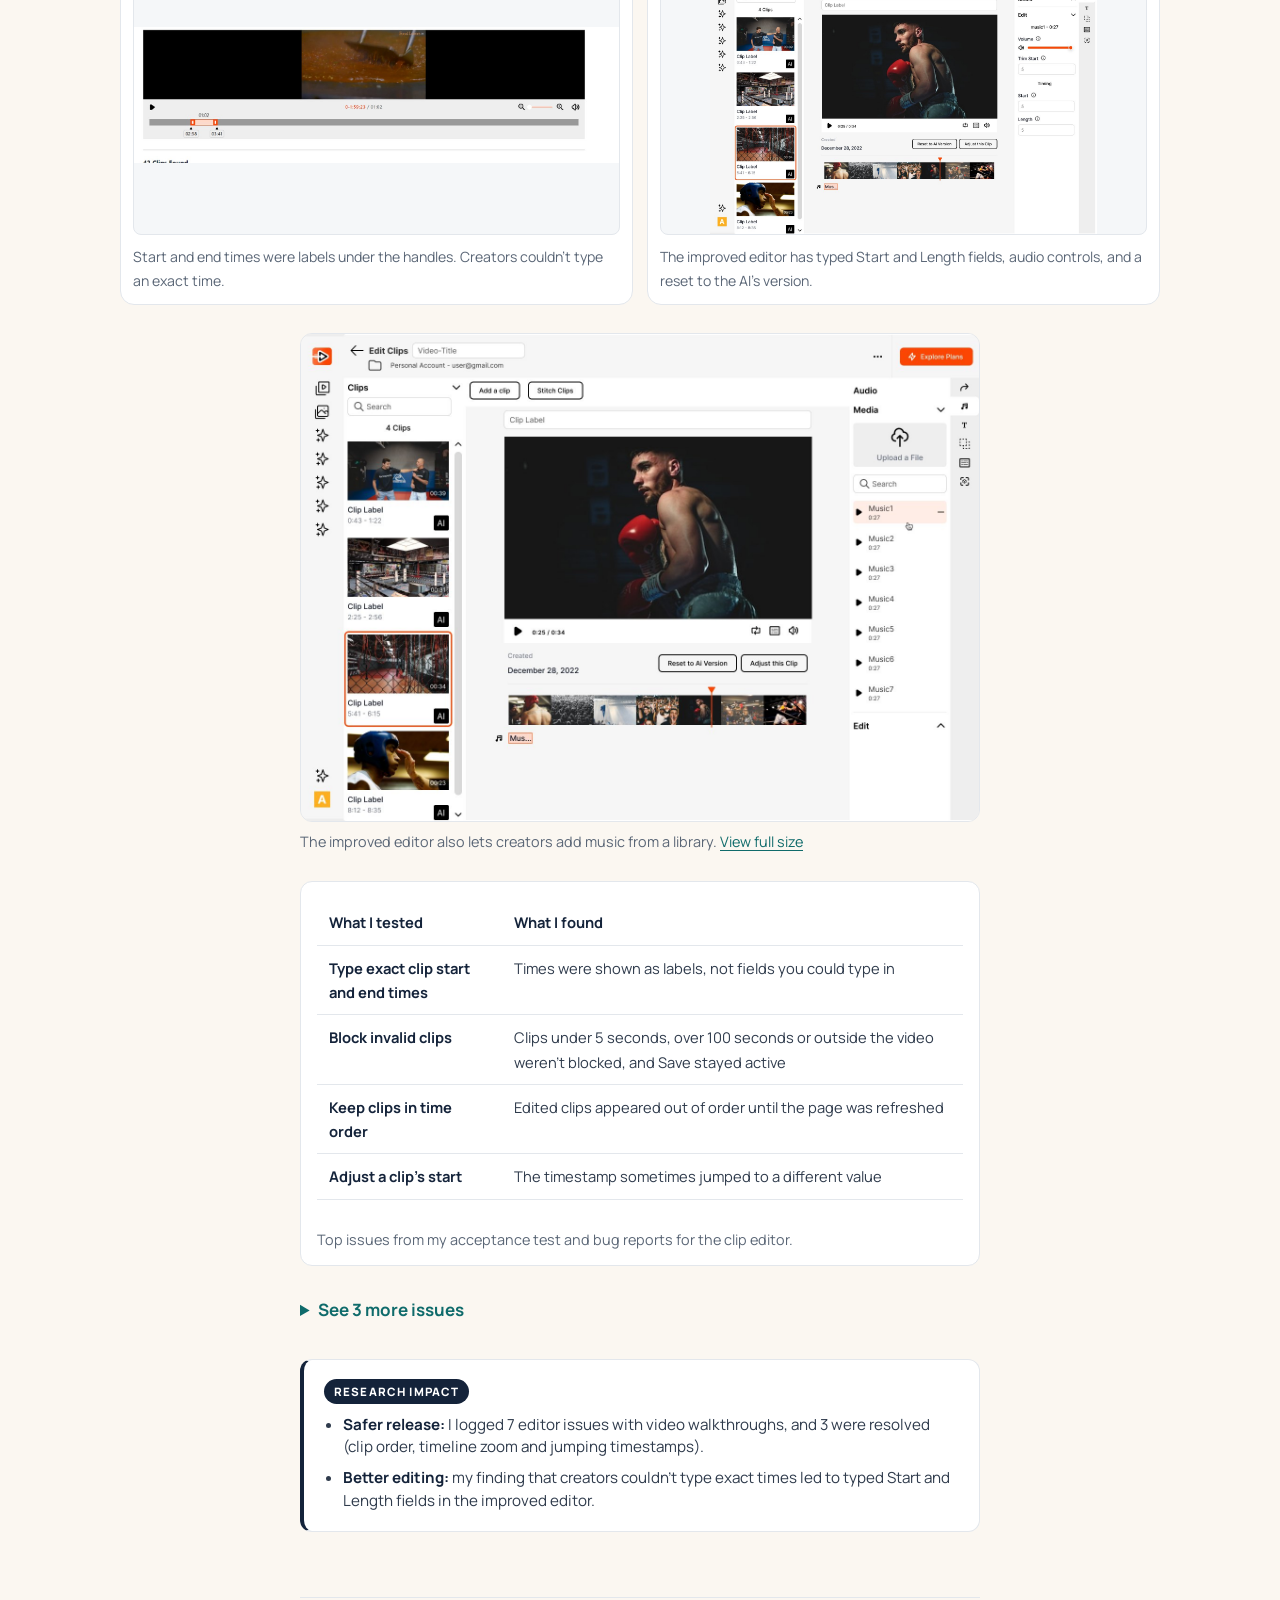
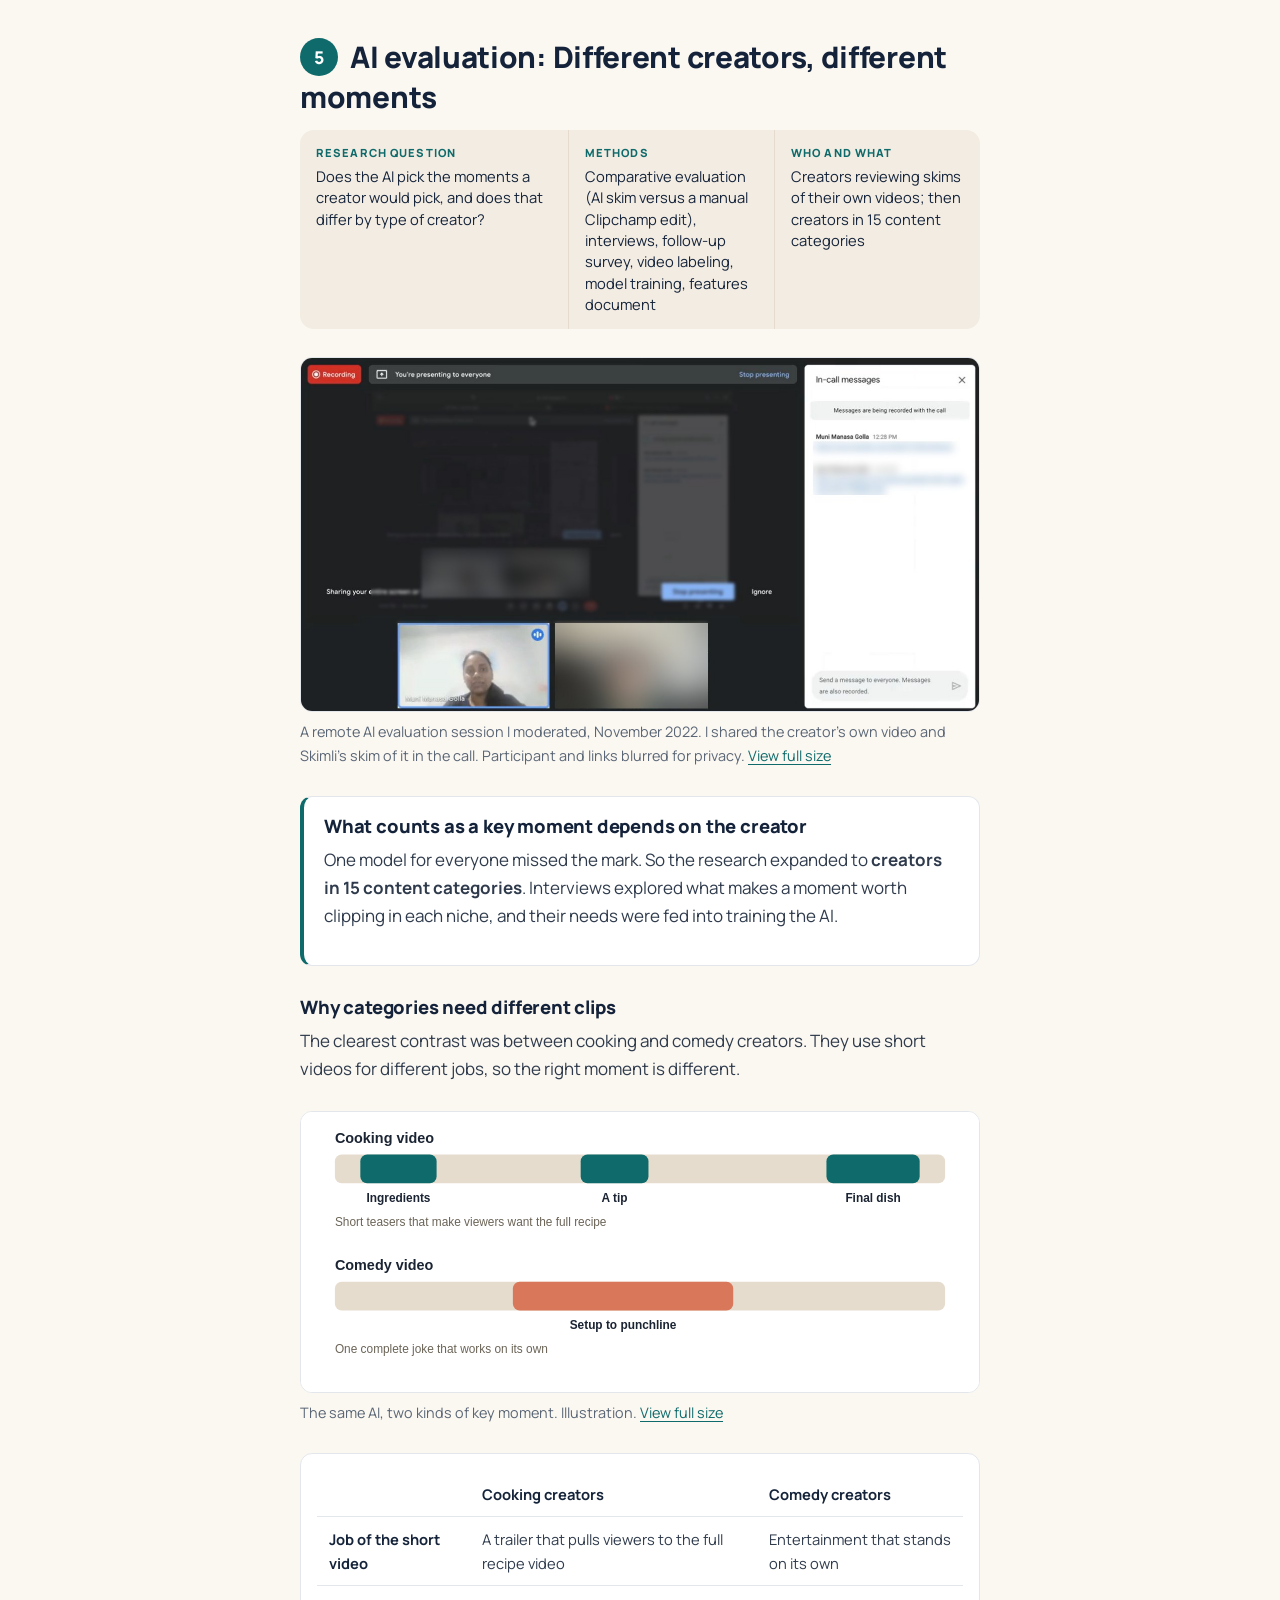
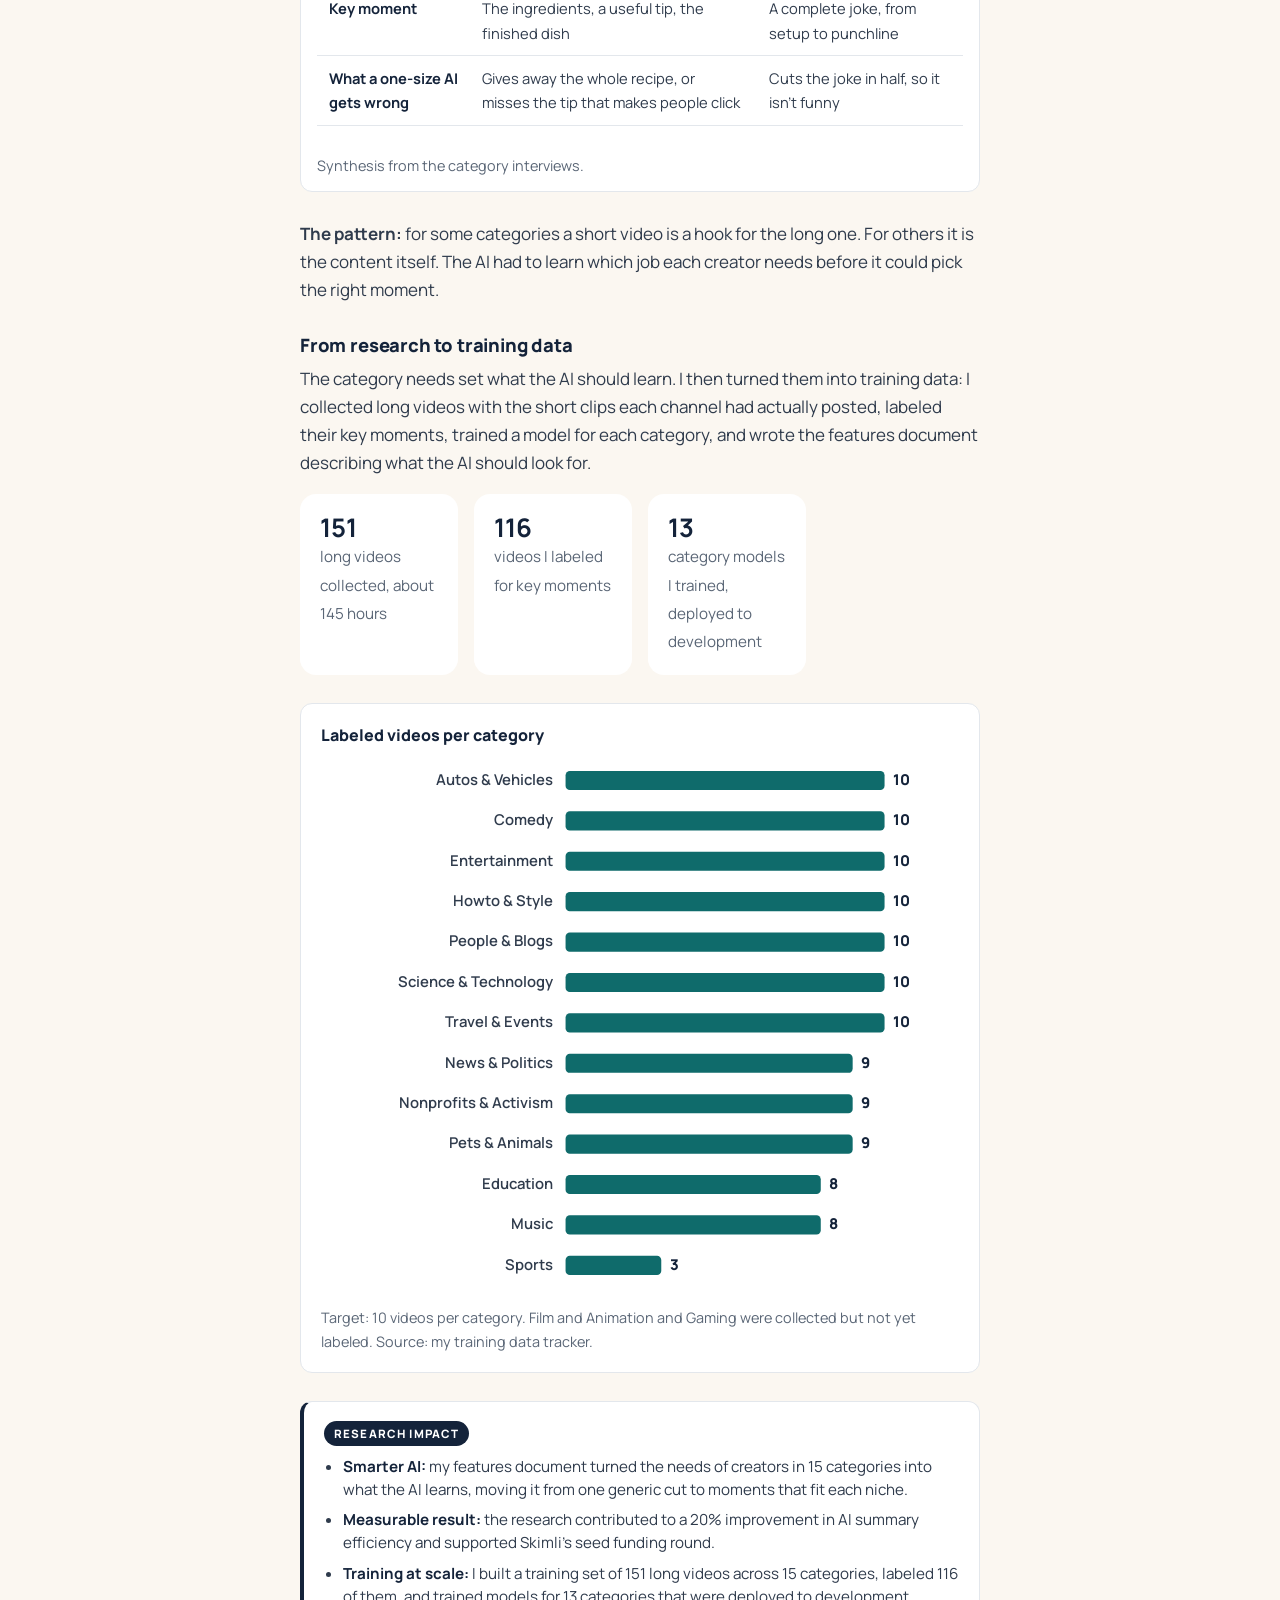
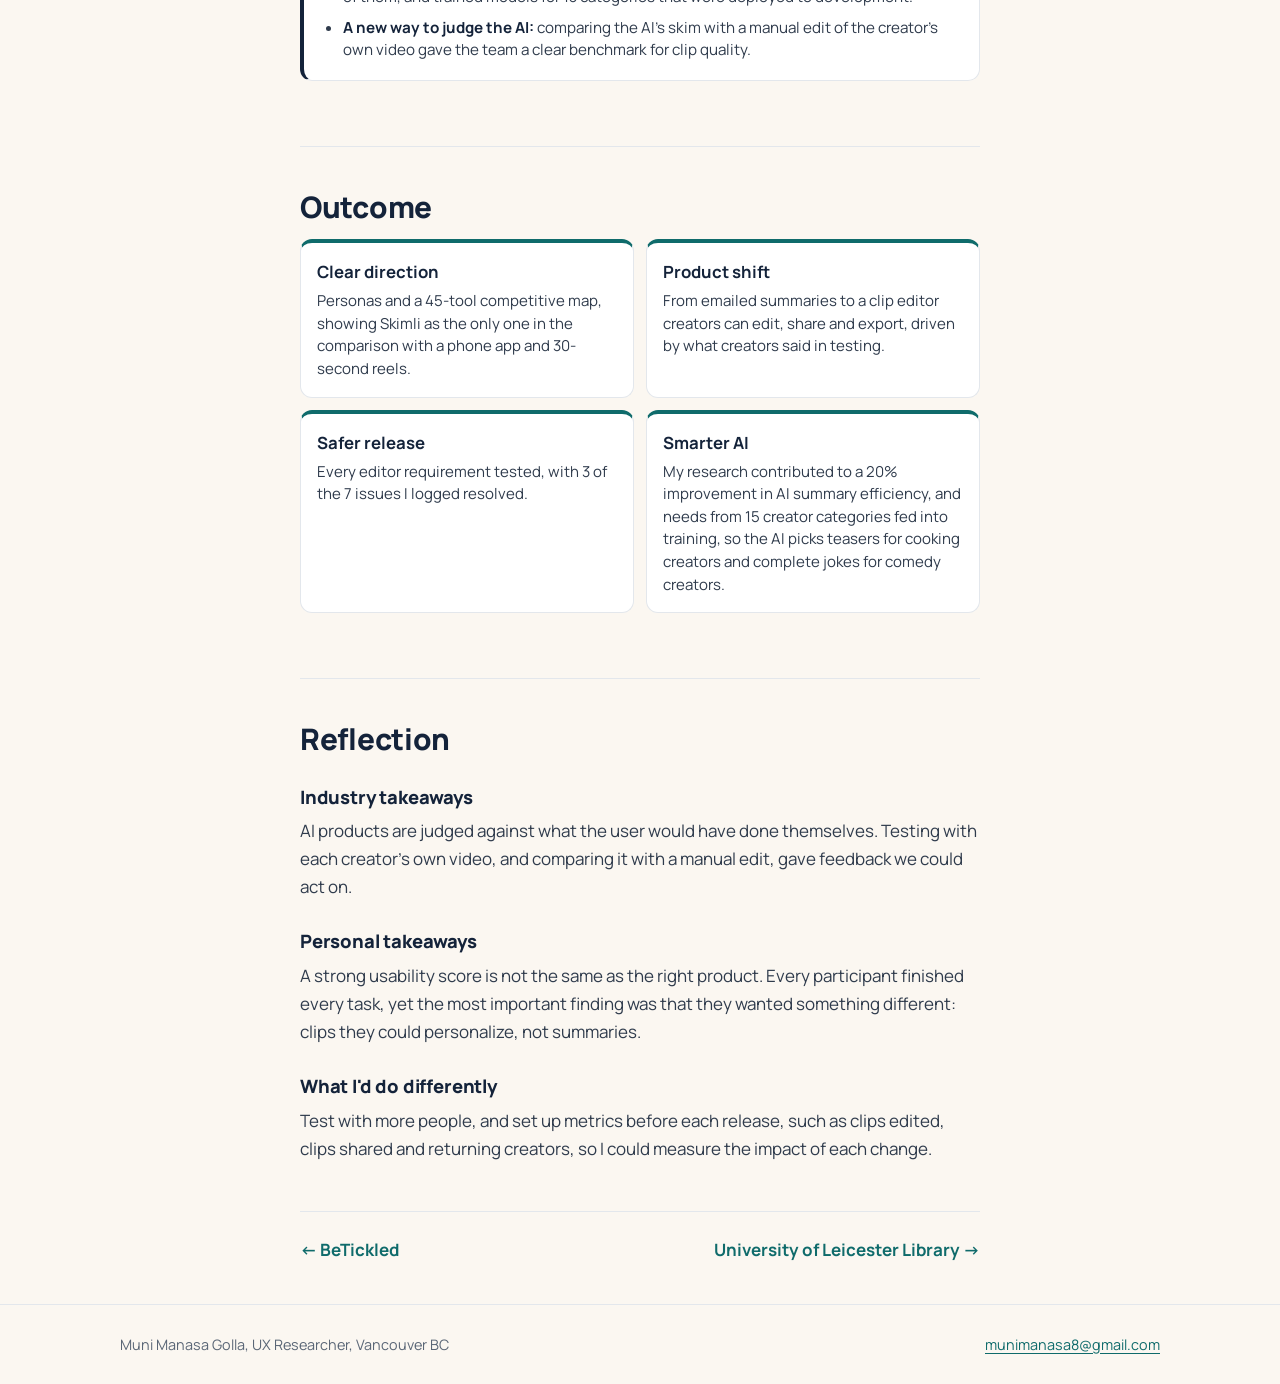
<file: skimli.html>
<!doctype html>
<html lang="en">
<head>
<meta charset="utf-8">
<meta name="viewport" content="width=device-width, initial-scale=1">
<title>Skimli AI case study, Muni Manasa Golla</title>
<meta name="description" content="Five rounds of research took Skimli from emailed summaries to an AI clip editor tuned to 15 creator categories.">
<link rel="preconnect" href="https://fonts.googleapis.com">
<link rel="preconnect" href="https://fonts.gstatic.com" crossorigin>
<link rel="stylesheet" href="https://fonts.googleapis.com/css2?family=Manrope:wght@400;600;700;800&family=Fraunces:ital,opsz,wght@1,9..144,500&display=swap">
<link rel="stylesheet" href="styles.css">
</head>
<body>
<a class="skip" href="#main">Skip to content</a>
<header class="top"><div class="wrap">
<a class="brand" href="index.html">Muni Manasa Golla</a>
<nav aria-label="Main"><ul>
<li><a href="index.html#work">Work</a></li>
<li class="opt"><a href="Muni-Golla-Resume.pdf" target="_blank" rel="noopener">Resume</a></li>
<li class="opt"><a href="index.html#about">About</a></li>
<li><a href="index.html#contact">Contact</a></li>
</ul></nav>
</div></header>
<main id="main">
<article><div class="wrap read">
<div class="case-hero">
<a class="back" href="index.html#work">&larr; All work</a>
<p class="eyebrow">AI product · Video creators</p>
<h1>Skimli AI: Researching an AI video tool, from market analysis to clip editor</h1>
<p class="subtitle">Five rounds of research took Skimli from emailed summaries to an AI clip editor tuned to 15 creator categories.</p>
</div>

<figure class="hero-shot"><div class="browser"><span></span><span></span><span></span></div>
<img src="sk-editor-formats.jpg" alt="Skimli's clip editor: AI-made clips listed on the left, the selected clip playing in the centre, and share buttons and download formats for every platform on the right." width="1440" height="1034"></figure>

<section class="summary" aria-label="Project scope"><p class="label">Project scope</p><dl><dt>Client</dt><dd>Skimli AI, an AI platform that turns long videos into short clips of key moments</dd><dt>Timeframe</dt><dd>Mar 2022 to Aug 2023</dd><dt>My role</dt><dd>UX researcher</dd><dt>Research methods</dt><dd>Interviews, survey, competitive analysis, personas, moderated usability testing, SUS, AI evaluation interviews, acceptance testing, AI training data labeling</dd><dt>Tools</dt><dd>Google Meet, Userbrain, Typeform, Clipchamp, Excel, Loom</dd><dd class="result">Shifted Skimli from summaries to an editable clip editor, and fed 15 creator categories into training the AI.</dd></dl></section>


<nav class="toc" aria-label="On this page"><p>On this page</p><ol>
<li><a href="#market">Market analysis</a></li><li><a href="#discovery">Discovery</a></li><li><a href="#website">Website testing</a></li><li><a href="#editor">Editor testing</a></li><li><a href="#ai">AI evaluation</a></li><li><a href="#outcome">Outcome</a></li></ol></nav>

<aside class="insight" aria-label="Key insight">
<p class="label">Key insight</p>
<p class="statement-sm">There is no single "key moment." A cooking channel and a comedy channel need <em>different clips</em>, and every creator wants control to fix what the AI picks.</p>
<p>That took Skimli from one-size-fits-all summaries to an AI clip editor tuned to 15 creator categories.</p>
</aside>

<h2>The research story</h2>
<p class="lede">Five rounds of research, each answering one question and shaping the next step. Select a step to jump to it.</p>
<ol class="story" aria-label="Research story">
<li><a href="#market"><b>1</b><strong>Market analysis</strong><span>Is there a market, and where are the gaps?</span><em>Desk research · Competitive analysis</em></a></li>
<li><a href="#discovery"><b>2</b><strong>Discovery</strong><span>Why and how do creators make short videos?</span><em>Interviews · Survey · Personas</em></a></li>
<li><a href="#website"><b>3</b><strong>Website testing</strong><span>Is a summary what creators need?</span><em>Usability testing · SUS</em></a></li>
<li><a href="#editor"><b>4</b><strong>Editor testing</strong><span>Does the new editor work?</span><em>Usability sessions · Acceptance testing</em></a></li>
<li><a href="#ai"><b>5</b><strong>AI evaluation</strong><span>Does the AI pick the right moments?</span><em>Comparative interviews · 15 categories</em></a></li>
</ol>

<h2>Project overview</h2>
<p>Skimli uses AI to watch a long video and cut a short "skim" of its key moments. In 2022 it was an early-stage startup asking: which creators need this, what would make them trust an AI with their videos, and what does a "key moment" actually mean to them?</p>
<p><strong>My role:</strong> UX researcher across the full cycle, from discovery to the AI evaluation. In total I ran 30+ interviews and usability tests and coordinated 50+ remote and hybrid sessions with creators around the world.</p>

<h2 id="market"><span class="stepno">1</span>Market analysis</h2>
<div class="mcard"><div><span>Research question</span><p>Is there a market for an AI clipping tool, and where do existing tools fall short?</p></div><div><span>Methods</span><p>Desk research, competitive analysis, feature comparison</p></div><div><span>Who and what</span><p>Industry reports and 45 video tools, 6 compared in depth</p></div></div><ul class="stats mini"><li><b>~50M</b><span>creators worldwide (SignalFire, 2021)</span></li><li><b>~8%</b><span>of them are professionals</span></li><li><b>~10M</b><span>video creators in the US (Wonder, 2021)</span></li><li><b>45</b><span>video tools I mapped</span></li></ul>
<ul>
<li><strong>The market:</strong> a large and growing creator economy, with most creators working as amateurs on tight budgets. A tool had to save time to be worth paying for.</li>
<li><strong>The workflow:</strong> creators stitch together several apps to record, edit, format and post. Every switch costs time.</li>
<li><strong>The competition:</strong> I ranked the 45 tools into two tiers (12 in Tier 1) and compared Skimli with six of them feature by feature. Choose a tool to see the detail:</li>
</ul>
<div class="explorer" data-explorer><div role="tablist" aria-label="Competitors" class="xlist"><button role="tab" id="t-c1" aria-controls="c1" aria-selected="true" tabindex="0"><span class="av" aria-hidden="true">Mu</span><span><strong>Munch</strong><small>Similar feature · Web app</small></span></button><button role="tab" id="t-c2" aria-controls="c2" aria-selected="false" tabindex="-1"><span class="av" aria-hidden="true">Ek</span><span><strong>Eklipse</strong><small>Similar feature · Website</small></span></button><button role="tab" id="t-c3" aria-controls="c3" aria-selected="false" tabindex="-1"><span class="av" aria-hidden="true">Hy</span><span><strong>Hypetrigger</strong><small>Similar feature · Desktop app</small></span></button><button role="tab" id="t-c4" aria-controls="c4" aria-selected="false" tabindex="-1"><span class="av" aria-hidden="true">CL</span><span><strong>CLIPr</strong><small>Direct competitor · Web and desktop</small></span></button><button role="tab" id="t-c5" aria-controls="c5" aria-selected="false" tabindex="-1"><span class="av" aria-hidden="true">Sk</span><span><strong>Skimthru</strong><small>Direct competitor · Web app</small></span></button><button role="tab" id="t-c6" aria-controls="c6" aria-selected="false" tabindex="-1"><span class="av" aria-hidden="true">Mo</span><span><strong>Mobius Labs</strong><small>Similar feature · SDK</small></span></button><button role="tab" id="t-cs" aria-controls="cs" aria-selected="false" tabindex="-1" class="skimli-tab"><span class="av" aria-hidden="true">Sk</span><span><strong>Where Skimli stood out</strong><small>Summary of the comparison</small></span></button></div><div class="xdetail"><section role="tabpanel" id="c1" aria-labelledby="t-c1" class="xpanel">
<figure class="cshot"><span class="wordmark" aria-hidden="true">Munch</span><img src="comp-munch.svg" alt="Diagram: a long video goes into Munch and comes out as its main outputs" onerror="this.remove()"></figure>
<p class="ptag">Similar feature · Web app</p><h4 class="cname">Munch</h4>
<ul class="pfacts"><li><b>Built for</b>Influencers</li><li><b>Pricing</b>Lite $79, Plus $99, Ultimate $199</li><li><b>Processing time</b>30 min</li></ul>
<div class="pgrid two"><div><h5>What it does well</h5><ul><li>Pulls the most engaging moments from long videos into auto-cropped social clips</li><li>Also writes blog and social posts from the video</li><li>Makes clips for TikTok, Instagram, Facebook and YouTube Shorts</li></ul></div><div><h5>Gaps for creators</h5><ul><li>Clips can't be edited</li><li>Download only; no sharing from the app</li><li>Only accepts public videos you own, with speech</li></ul></div></div>
</section><section role="tabpanel" id="c2" aria-labelledby="t-c2" class="xpanel" hidden>
<figure class="cshot"><span class="wordmark" aria-hidden="true">Eklipse</span><img src="comp-eklipse.svg" alt="Diagram: a long video goes into Eklipse and comes out as its main outputs" onerror="this.remove()"></figure>
<p class="ptag">Similar feature · Website</p><h4 class="cname">Eklipse</h4>
<ul class="pfacts"><li><b>Built for</b>Gamers and Twitch streamers</li><li><b>Pricing</b>Starter and Premium tiers</li><li><b>Processing time</b>1 hour</li></ul>
<div class="pgrid two"><div><h5>What it does well</h5><ul><li>Automatically clips game highlights</li><li>Edit, rearrange, download and share clips</li><li>Suggests the best platform for each clip</li></ul></div><div><h5>Gaps for creators</h5><ul><li>Gaming only</li><li>Videos must be over 30 minutes</li><li>Free trial capped at 3 uploads</li></ul></div></div>
</section><section role="tabpanel" id="c3" aria-labelledby="t-c3" class="xpanel" hidden>
<figure class="cshot"><span class="wordmark" aria-hidden="true">Hypetrigger</span><img src="comp-hypetrigger.svg" alt="Diagram: a long video goes into Hypetrigger and comes out as its main outputs" onerror="this.remove()"></figure>
<p class="ptag">Similar feature · Desktop app</p><h4 class="cname">Hypetrigger</h4>
<ul class="pfacts"><li><b>Built for</b>Gamers</li><li><b>Pricing</b>Free download</li><li><b>Processing time</b>Not listed</li></ul>
<div class="pgrid two"><div><h5>What it does well</h5><ul><li>Records gaming highlights automatically with AI</li><li>Clips can be edited</li><li>Export separate clips or one combined video</li></ul></div><div><h5>Gaps for creators</h5><ul><li>Windows only</li><li>Doesn't clip non-gaming videos</li></ul></div></div>
</section><section role="tabpanel" id="c4" aria-labelledby="t-c4" class="xpanel" hidden>
<figure class="cshot"><span class="wordmark" aria-hidden="true">CLIPr</span><img src="comp-clipr.svg" alt="Diagram: a long video goes into CLIPr and comes out as its main outputs" onerror="this.remove()"></figure>
<p class="ptag">Direct competitor · Web and desktop</p><h4 class="cname">CLIPr</h4>
<ul class="pfacts"><li><b>Built for</b>Organizations, events, individuals</li><li><b>Pricing</b>Free and paid</li><li><b>Processing time</b>1 min</li></ul>
<div class="pgrid two"><div><h5>What it does well</h5><ul><li>AI transcripts for clips</li><li>Mark your own clips on the timeline</li><li>Download and share transcripts</li></ul></div><div><h5>Gaps for creators</h5><ul><li>No AI highlight videos</li><li>Video clips can't be downloaded</li></ul></div></div>
</section><section role="tabpanel" id="c5" aria-labelledby="t-c5" class="xpanel" hidden>
<figure class="cshot"><span class="wordmark" aria-hidden="true">Skimthru</span><img src="comp-skimthru.svg" alt="Diagram: a long video goes into Skimthru and comes out as its main outputs" onerror="this.remove()"></figure>
<p class="ptag">Direct competitor · Web app</p><h4 class="cname">Skimthru</h4>
<ul class="pfacts"><li><b>Built for</b>Trainers, learners, educators, marketers</li><li><b>Pricing</b>No paid option</li><li><b>Processing time</b>5 min</li></ul>
<div class="pgrid two"><div><h5>What it does well</h5><ul><li>Turns YouTube videos into word clouds of key topics</li><li>Highlights the parts of a video that matter most</li></ul></div><div><h5>Gaps for creators</h5><ul><li>Text summaries, not video</li><li>Videos limited to 2 to 30 minutes</li></ul></div></div>
</section><section role="tabpanel" id="c6" aria-labelledby="t-c6" class="xpanel" hidden>
<figure class="cshot"><span class="wordmark" aria-hidden="true">Mobius Labs</span><img src="comp-mobius.svg" alt="Diagram: a long video goes into Mobius Labs and comes out as its main outputs" onerror="this.remove()"></figure>
<p class="ptag">Similar feature · SDK</p><h4 class="cname">Mobius Labs</h4>
<ul class="pfacts"><li><b>Built for</b>Not listed (an SDK for developers to build on)</li><li><b>Pricing</b>No paid option</li><li><b>Processing time</b>5 min</li></ul>
<div class="pgrid two"><div><h5>What it does well</h5><ul><li>Highlights the most important scenes</li><li>Graph of each video's important parts</li><li>Adjustable highlight threshold</li></ul></div><div><h5>Gaps for creators</h5><ul><li>No audio</li><li>Clips can't be downloaded or edited</li></ul></div></div>
</section><section role="tabpanel" id="cs" aria-labelledby="t-cs" class="xpanel" hidden>
<p class="ptag">Comparison summary</p><h4 class="cname">Where Skimli stood out</h4>
<ul class="edge"><li>Phone and tablet apps (none of the six had one)</li><li>30-second reels (none of the six)</li><li>The only one in the comparison to replace audio, add text, combine clips and add a custom watermark</li><li>Clips can be trimmed, marked, deleted and downloaded one by one or all together</li></ul>
<p class="methods">As recorded in my feature analysis at the time. These tools may have changed since.</p></section></div></div><div class="impact"><p class="ilabel">Research impact</p><ul><li><strong>Positioning:</strong> showed where Skimli could win. None of the 6 tools compared offered a phone app or 30-second reels, and several didn't let creators edit their clips.</li><li><strong>Priority:</strong> set time saved as the value creators would pay for, since most creators are amateurs on tight budgets.</li></ul></div>

<h2 id="discovery"><span class="stepno">2</span>Discovery</h2>
<div class="mcard"><div><span>Research question</span><p>Why do creators make short versions of their videos, and what stops them from making more?</p></div><div><span>Methods</span><p>In-depth interviews, survey, personas</p></div><div><span>Who and what</span><p>Video creators in countries including India, Kenya, Canada and the US</p></div></div><ul class="stats mini"><li><b>All</b><span>surveyed creators edit their own videos</span></li><li><b>Almost all</b><span>make short clips of their videos</span></li><li><b>Most</b><span>post at least once a day</span></li></ul>
<h3>What creators told us</h3>
<ul class="themes"><li><i><svg viewBox="0 0 24 24" aria-hidden="true"><path d="M14.7 6.3a4 4 0 0 0-5.4 5.4L3 18l3 3 6.3-6.3a4 4 0 0 0 5.4-5.4l-2.6 2.6-2.4-.6-.6-2.4z" fill="none" stroke="currentColor" stroke-width="2" stroke-linejoin="round"/></svg></i><strong>Tools</strong><span>Phone apps like InShot and KineMaster, Adobe Premiere, Lightroom and YouTube Studio</span></li><li><i><svg viewBox="0 0 24 24" aria-hidden="true"><rect x="3" y="3" width="7" height="7" rx="2" fill="none" stroke="currentColor" stroke-width="2"/><rect x="14" y="3" width="7" height="7" rx="2" fill="none" stroke="currentColor" stroke-width="2"/><rect x="3" y="14" width="7" height="7" rx="2" fill="none" stroke="currentColor" stroke-width="2"/><rect x="14" y="14" width="7" height="7" rx="2" fill="none" stroke="currentColor" stroke-width="2"/></svg></i><strong>Platforms</strong><span>YouTube, Instagram, Facebook, TikTok and Discord, each with different rules</span></li><li><i><svg viewBox="0 0 24 24" aria-hidden="true"><path d="M12 3l9 16H3z" fill="none" stroke="currentColor" stroke-width="2" stroke-linejoin="round"/><path d="M12 10v4M12 17v.5" stroke="currentColor" stroke-width="2" stroke-linecap="round"/></svg></i><strong>Challenges</strong><span>Adapting for every platform, keeping up with trends, and grabbing attention in seconds</span></li><li><i><svg viewBox="0 0 24 24" aria-hidden="true"><path d="M12 3l2.7 5.6 6.1.9-4.4 4.3 1 6.1L12 17l-5.4 2.9 1-6.1-4.4-4.3 6.1-.9z" fill="none" stroke="currentColor" stroke-width="2" stroke-linejoin="round"/></svg></i><strong>Motivation</strong><span>Earning revenue, and the fulfilment of growing an audience</span></li></ul>
<h3>Personas</h3>
<p>The themes became creator personas that set direction for the product and website. Choose a persona to see the full profile. Names and personal details are removed, and the portraits are illustrations, not participants.</p>
<div class="explorer" data-explorer><div role="tablist" aria-label="Personas" class="xlist"><button role="tab" id="t-p1" aria-controls="p1" aria-selected="true" tabindex="0"><span class="av" aria-hidden="true">LE</span><span><strong>Lifestyle educator</strong><small>Promotes her own fitness, nutrition and beauty business</small></span></button><button role="tab" id="t-p2" aria-controls="p2" aria-selected="false" tabindex="-1"><span class="av" aria-hidden="true">TF</span><span><strong>Travel and fashion creator</strong><small>Turns travel and fashion content into paid client work</small></span></button><button role="tab" id="t-p3" aria-controls="p3" aria-selected="false" tabindex="-1"><span class="av" aria-hidden="true">HC</span><span><strong>Home cook on YouTube</strong><small>Shares easy recipe videos her friends kept asking for</small></span></button><button role="tab" id="t-p4" aria-controls="p4" aria-selected="false" tabindex="-1"><span class="av" aria-hidden="true">CC</span><span><strong>Comedy creator</strong><small>Writes and films daily comedy in Swahili and local languages</small></span></button></div><div class="xdetail"><section role="tabpanel" id="p1" aria-labelledby="t-p1" class="xpanel">
<div class="phead"><figure class="pphoto"><span class="av big" aria-hidden="true">LE</span><img src="persona-1.svg" alt="Illustration of the lifestyle educator persona" width="240" height="240" onerror="this.remove()"></figure>
<div><p class="ptag">Lifestyle educator</p><p class="pbio">She uses social media to promote her fitness, nutrition and beauty consultancy. She finds long-form video intimidating and wishes for simple tools that would help her move her brand onto YouTube.</p><ul class="pfacts"><li><b>Age</b>41 to 45</li><li><b>Creator size</b>Nano influencer</li><li><b>Content</b>Educational, lifestyle</li></ul></div></div>
<blockquote class="pquote">"...how all those platforms work and how you can integrate them... to drive viewers to your content is really powerful when you're trying to build a brand."<br><span class="methods">Interview participant</span></blockquote>
<div class="pgrid"><div><h5>Everyday activities</h5><ul><li>Raising her kids</li><li>Creating content</li><li>Her own fitness and lifestyle routine</li></ul></div><div><h5>Motivations</h5><ul><li>Generate more revenue</li><li>Create authentic, educational content</li></ul></div><div><h5>Goals and needs</h5><ul><li>A 'virtual assistant' for editing</li><li>More professional polish</li><li>Getting picked up by the algorithms</li></ul></div><div><h5>Frustrations</h5><ul><li>Intimidated by technology</li><li>Steep learning curves</li><li>Not sure how to break into YouTube and Pinterest</li></ul></div></div>
<ul class="pmeta"><li><b>Platforms</b>Instagram daily, Facebook weekly</li><li><b>Device</b>iPhone and laptop</li><li><b>Editing apps</b>InShot, Unfold, Videoshop</li></ul>
</section><section role="tabpanel" id="p2" aria-labelledby="t-p2" class="xpanel" hidden>
<div class="phead"><figure class="pphoto"><span class="av big" aria-hidden="true">TF</span><img src="persona-2.svg" alt="Illustration of the travel and fashion creator persona" width="240" height="240" onerror="this.remove()"></figure>
<div><p class="ptag">Travel and fashion creator</p><p class="pbio">She started posting about travel and fashion, which led to collaborations with companies that want her to make content for their social media. She also does graphic design and content creation for clients.</p><ul class="pfacts"><li><b>Age</b>18 to 30</li><li><b>Creator size</b>Nano influencer</li><li><b>Content</b>Travel, lifestyle</li></ul></div></div>
<blockquote class="pquote">"Video has been like the easiest way to communicate and inform people. I feel like it's more engaging than reading something."<br><span class="methods">Interview participant</span></blockquote>
<div class="pgrid"><div><h5>Everyday activities</h5><ul><li>Editing short social videos from longer content</li><li>Posting at least three Instagram stories a day</li><li>Filming at trendy bars and restaurants</li></ul></div><div><h5>Motivations</h5><ul><li>Positive feedback from clients and followers</li><li>Helping others learn</li></ul></div><div><h5>Goals and needs</h5><ul><li>A faster editing process</li><li>Making a living from her own content</li></ul></div><div><h5>Frustrations</h5><ul><li>Forgetting to save while editing</li><li>Instagram content doesn't perform on other platforms</li><li>No time to make content beyond Instagram</li></ul></div></div>
<ul class="pmeta"><li><b>Platforms</b>Instagram daily</li><li><b>Device</b>iPhone and laptop</li><li><b>Editing apps</b>Adobe Premiere</li></ul>
</section><section role="tabpanel" id="p3" aria-labelledby="t-p3" class="xpanel" hidden>
<div class="phead"><figure class="pphoto"><span class="av big" aria-hidden="true">HC</span><img src="persona-3.svg" alt="Illustration of the home cook on youtube persona" width="240" height="240" onerror="this.remove()"></figure>
<div><p class="ptag">Home cook on YouTube</p><p class="pbio">She loves cooking and experimenting with recipes. Friends kept asking for her recipes, so instead of sending them one by one she started a YouTube channel for recipe videos.</p><ul class="pfacts"><li><b>Age</b>18 to 30</li><li><b>Creator size</b>Nano influencer</li><li><b>Content</b>Cooking</li></ul></div></div>
<p class="pneed"><b>Key need:</b> A tool that edits videos she can post on every social media platform.</p>
<div class="pgrid"><div><h5>Everyday activities</h5><ul><li>Studying for a degree in fashion</li><li>Learning and filming new recipes</li><li>Posting videos to social media</li></ul></div><div><h5>Motivations</h5><ul><li>Showing her talent to family and friends</li><li>Helping beginners learn to cook</li><li>Generating more revenue</li></ul></div><div><h5>Goals and needs</h5><ul><li>Attract subscribers with easy cooking videos and tips</li><li>Share fashion videos to grow a textile business</li></ul></div><div><h5>Frustrations</h5><ul><li>Every platform has its own editing rules</li><li>Posts photos instead of videos outside YouTube</li><li>Edits on her phone across several apps</li></ul></div></div>
<ul class="pmeta"><li><b>Platforms</b>YouTube weekly, Instagram and Facebook monthly</li><li><b>Device</b>Android phone</li><li><b>Editing apps</b>KineMaster, Lightroom, a thumbnail maker</li></ul>
</section><section role="tabpanel" id="p4" aria-labelledby="t-p4" class="xpanel" hidden>
<div class="phead"><figure class="pphoto"><span class="av big" aria-hidden="true">CC</span><img src="persona-4.svg" alt="Illustration of the comedy creator persona" width="240" height="240" onerror="this.remove()"></figure>
<div><p class="ptag">Comedy creator</p><p class="pbio">He is a video maker and script writer whose comedy is mainly in Swahili and local languages. He also writes scripts for other creators.</p><ul class="pfacts"><li><b>Age</b>18 to 30</li><li><b>Creator size</b>Nano influencer</li><li><b>Content</b>Comedy</li></ul></div></div>
<p class="pneed"><b>Key need:</b> Grow beyond local fame while posting daily on three platforms.</p>
<div class="pgrid"><div><h5>Everyday activities</h5><ul><li>Planning content on a timetable</li><li>Shooting first thing, then editing</li><li>Writing scripts for other creators</li></ul></div><div><h5>Motivations</h5><ul><li>Becoming known locally and nationally</li><li>Making trendy videos</li><li>Entertaining people through comedy</li></ul></div><div><h5>Goals and needs</h5><ul><li>Growing his audience nationally and beyond</li></ul></div><div><h5>Frustrations</h5><ul><li>Juggling daily content with personal life</li><li>Backlash when the audience disagrees with his content</li></ul></div></div>
<ul class="pmeta"><li><b>Platforms</b>YouTube, Facebook and TikTok daily</li><li><b>Device</b>Android phone</li><li><b>Editing apps</b>VidMate, InShot</li></ul>
</section></div></div>
<h3>The first product: Upload a long video, get a summary</h3>
<p>Based on discovery, Skimli launched a simple try-it-out flow: paste a link or upload a long video, and the AI emails back a short summary.</p>
<figure><a href="sk-try-it-out.jpg" class="zoom" target="_blank" rel="noopener"><img src="sk-try-it-out.jpg" alt="Skimli's try-it-out form: enter an email, paste a video link or upload a file, then a success message says to check email for the clips." width="1080" height="725" loading="lazy"></a><figcaption>The first try-it-out flow. After submitting, creators had to switch to their email to get their summary. <a href="sk-try-it-out.jpg" target="_blank" rel="noopener">View full size</a></figcaption></figure><div class="impact"><p class="ilabel">Research impact</p><ul><li><strong>Personas:</strong> turned the interviews and survey into 4 creator personas used for product and website decisions.</li><li><strong>First product:</strong> the needs found in discovery shaped Skimli's first release, a simple upload-a-video, get-a-summary flow.</li></ul></div>

<h2 id="website"><span class="stepno">3</span>Website testing: Creators wanted an editor</h2>
<div class="mcard"><div><span>Research question</span><p>Can a first-time creator get a summary on their own, and is a summary what they need?</p></div><div><span>Methods</span><p>Moderated remote usability testing, task ratings, SUS questionnaire, interviews</p></div><div><span>Who and what</span><p>Creators screened against a short survey, October 2022</p></div></div><figure class="table-fig"><div class="table-wrap"><table><thead><tr><th scope="col">Task</th><th scope="col">Result</th></tr></thead><tbody><tr><th scope="row">1. Make a summary video of a long video</th><td>Completed</td></tr><tr><th scope="row">2. Find the finished summary video</th><td>Completed</td></tr><tr><th scope="row">3. Contact the Skimli team for help</th><td>Completed</td></tr><tr><th scope="row">4. Watch the summary and download it</th><td>Completed</td></tr></tbody></table></div><figcaption>Every participant completed every task. Ease ratings averaged 4.5 for finding information and 4.7 for finishing tasks 2 and 4, the two tasks that depended on email.</figcaption></figure><ul class="stats mini"><li><b>88</b><span>average System Usability Scale (SUS) score</span></li><li><b>68</b><span>commonly cited average SUS score</span></li><li><b>4.7</b><span>average ease rating out of 5 for finishing tasks</span></li></ul>
<p class="turn">The score was excellent. The conversations told a different story.</p>
<blockquote class="bigquote"><p>"It is quite impressive, but I normally do not make summary videos. Instead I create small clips to share on Twitter and YouTube Shorts."</p><cite>Usability study participant</cite></blockquote>
<div class="finding"><h3>Creators wanted to personalize what the AI made</h3><p>Creators didn't only want an AI summary of their video. They wanted the <strong>freedom to personalize on top of what the AI created</strong>: edit the clips, add thumbnails and share them to each platform in their own style. Summaries also didn't work for short videos: when a creator uploaded a video under about 4 minutes, the AI summary came out only a few seconds long, too short to post or use.</p></div>
<div class="finding"><h3>The email wait risked losing creators</h3><p>Creators had to leave the website, go to their email and wait. For a 1 hour 16 minute video, the email said the clips could take over 9 hours. After that long, creators might forget to come back and open their clips at all.</p></div>
<div class="impact"><p class="ilabel">Research impact</p><ul><li><strong>A new product:</strong> we decided to build a web app where creators create a profile, upload their videos, watch the progress, and edit, share and download their clips, all in one place.</li></ul></div><figure><a href="sk-source-view.jpg" class="zoom" target="_blank" rel="noopener"><img src="sk-source-view.jpg" alt="Skimli web app: a list of AI-made clips on the left, the selected clip playing with its caption, Reset to AI version and Adjust this clip buttons, and share and download options on the right." width="1753" height="768" loading="lazy"></a><figcaption>The web app: creators see their AI-made clips in one place, then edit, share and download them. <a href="sk-source-view.jpg" target="_blank" rel="noopener">View full size</a></figcaption></figure>
<p class="note"><strong>Why the conversations led:</strong> these were qualitative sessions, meant to find problems and needs, not to measure them. The SUS score confirmed the site was easy to use; what creators said drove the decision.</p>

<h2 id="editor"><span class="stepno">4</span>Editor testing: Finding and fixing issues</h2>
<div class="mcard"><div><span>Research question</span><p>Can creators edit, save and share clips without help, and does the editor meet every requirement?</p></div><div><span>Methods</span><p>Usability sessions, acceptance testing, bug reports with video walkthroughs, retesting</p></div><div><span>Who and what</span><p>Creators and the product team, December 2022</p></div></div>
<p>Creators watched a clip, edited and saved it, downloaded it, renamed it and cancelled an edit. I also tested every acceptance criterion, logged each gap with the expected behaviour, and retested the fixes.</p>
<div class="ba">
<figure><span class="tag before">Before</span><img src="sk-clip-adjust.jpg" alt="Old clip adjustment screen: a timeline with an orange clip selection and its start and end times shown as labels below the handles." width="1500" height="421" loading="lazy"><figcaption>Start and end times were labels under the handles. Creators couldn't type an exact time.</figcaption></figure>
<figure><span class="tag after">After</span><img src="sk-editor-audio.jpg" alt="Improved clip editor with AI-made clips on the left, the clip playing in the centre, and typed Start, Length and Trim start fields on the right." width="1440" height="1034" loading="lazy"><figcaption>The improved editor has typed Start and Length fields, audio controls, and a reset to the AI's version.</figcaption></figure>
</div>
<figure><a href="sk-editor-music.jpg" class="zoom" target="_blank" rel="noopener"><img src="sk-editor-music.jpg" alt="Clip editor with a music library panel on the right, listing tracks with play buttons and an upload option." width="1440" height="1034" loading="lazy"></a><figcaption>The improved editor also lets creators add music from a library. <a href="sk-editor-music.jpg" target="_blank" rel="noopener">View full size</a></figcaption></figure><figure class="table-fig"><div class="table-wrap"><table><thead><tr><th scope="col">What I tested</th><th scope="col">What I found</th></tr></thead><tbody><tr><th scope="row">Type exact clip start and end times</th><td>Times were shown as labels, not fields you could type in</td></tr><tr><th scope="row">Block invalid clips</th><td>Clips under 5 seconds, over 100 seconds or outside the video weren't blocked, and Save stayed active</td></tr><tr><th scope="row">Keep clips in time order</th><td>Edited clips appeared out of order until the page was refreshed</td></tr><tr><th scope="row">Adjust a clip's start</th><td>The timestamp sometimes jumped to a different value</td></tr></tbody></table></div><figcaption>Top issues from my acceptance test and bug reports for the clip editor.</figcaption></figure>
<details class="more"><summary>See 3 more issues</summary>
<figure class="table-fig"><div class="table-wrap"><table><thead><tr><th scope="col">What I tested</th><th scope="col">What I found</th></tr></thead><tbody><tr><th scope="row">Warn about duplicate clips</th><td>The warning named the wrong clip</td></tr><tr><th scope="row">Zoom on the timeline</th><td>Zooming in and out of a clip segment didn't work as expected</td></tr><tr><th scope="row">Leave adjustment mode</th><td>Save was blocked behind a cancel or confirm message</td></tr></tbody></table></div><figcaption>Remaining issues from the same reports.</figcaption></figure></details>
<div class="impact"><p class="ilabel">Research impact</p><ul><li><strong>Safer release:</strong> I logged 7 editor issues with video walkthroughs, and 3 were resolved (clip order, timeline zoom and jumping timestamps).</li><li><strong>Better editing:</strong> my finding that creators couldn't type exact times led to typed Start and Length fields in the improved editor.</li></ul></div>

<h2 id="ai"><span class="stepno">5</span>AI evaluation: Different creators, different moments</h2>
<div class="mcard"><div><span>Research question</span><p>Does the AI pick the moments a creator would pick, and does that differ by type of creator?</p></div><div><span>Methods</span><p>Comparative evaluation (AI skim versus a manual Clipchamp edit), interviews, follow-up survey, video labeling, model training, features document</p></div><div><span>Who and what</span><p>Creators reviewing skims of their own videos; then creators in 15 content categories</p></div></div>
<figure><a href="sk-ai-session.jpg" class="zoom" target="_blank" rel="noopener"><img src="sk-ai-session.jpg" alt="A recorded Google Meet session: Muni presenting her screen, with in-call messages sharing video links. The participant's video tile and the links are blurred." width="1350" height="703" loading="lazy"></a><figcaption>A remote AI evaluation session I moderated, November 2022. I shared the creator's own video and Skimli's skim of it in the call. Participant and links blurred for privacy. <a href="sk-ai-session.jpg" target="_blank" rel="noopener">View full size</a></figcaption></figure>
<div class="finding"><h3>What counts as a key moment depends on the creator</h3><p>One model for everyone missed the mark. So the research expanded to <strong>creators in 15 content categories</strong>. Interviews explored what makes a moment worth clipping in each niche, and their needs were fed into training the AI.</p></div>
<h3>Why categories need different clips</h3>
<p>The clearest contrast was between cooking and comedy creators. They use short videos for different jobs, so the right moment is different.</p>
<figure><a href="sk-key-moments.svg" class="zoom" target="_blank" rel="noopener"><img src="sk-key-moments.svg" alt="Two video timelines. Cooking: short clips of the ingredients, a tip and the finished dish. Comedy: one longer clip keeping the setup and punchline together." width="800" height="330" loading="lazy"></a><figcaption>The same AI, two kinds of key moment. Illustration. <a href="sk-key-moments.svg" target="_blank" rel="noopener">View full size</a></figcaption></figure><figure class="table-fig"><div class="table-wrap"><table><thead><tr><th scope="col"></th><th scope="col">Cooking creators</th><th scope="col">Comedy creators</th></tr></thead><tbody><tr><th scope="row">Job of the short video</th><td>A trailer that pulls viewers to the full recipe video</td><td>Entertainment that stands on its own</td></tr><tr><th scope="row">Key moment</th><td>The ingredients, a useful tip, the finished dish</td><td>A complete joke, from setup to punchline</td></tr><tr><th scope="row">What a one-size AI gets wrong</th><td>Gives away the whole recipe, or misses the tip that makes people click</td><td>Cuts the joke in half, so it isn't funny</td></tr></tbody></table></div><figcaption>Synthesis from the category interviews.</figcaption></figure>
<p><strong>The pattern:</strong> for some categories a short video is a hook for the long one. For others it is the content itself. The AI had to learn which job each creator needs before it could pick the right moment.</p>
<h3>From research to training data</h3>
<p>The category needs set what the AI should learn. I then turned them into training data: I collected long videos with the short clips each channel had actually posted, labeled their key moments, trained a model for each category, and wrote the features document describing what the AI should look for.</p>
<ul class="stats mini"><li><b>151</b><span>long videos collected, about 145 hours</span></li><li><b>116</b><span>videos I labeled for key moments</span></li><li><b>13</b><span>category models I trained, deployed to development</span></li></ul><figure class="chart-fig"><figcaption class="ct">Labeled videos per category</figcaption><svg class="chart" viewBox="0 0 600 510" role="img" aria-label="Labeled videos per category"><text x="218" y="27" text-anchor="end" class="cl">Autos & Vehicles</text><rect x="230" y="14" width="300.0" height="18" rx="4" class="cb"><title>Autos & Vehicles: 10</title></rect><text x="538.0" y="27" class="cv">10</text><text x="218" y="65" text-anchor="end" class="cl">Comedy</text><rect x="230" y="52" width="300.0" height="18" rx="4" class="cb"><title>Comedy: 10</title></rect><text x="538.0" y="65" class="cv">10</text><text x="218" y="103" text-anchor="end" class="cl">Entertainment</text><rect x="230" y="90" width="300.0" height="18" rx="4" class="cb"><title>Entertainment: 10</title></rect><text x="538.0" y="103" class="cv">10</text><text x="218" y="141" text-anchor="end" class="cl">Howto & Style</text><rect x="230" y="128" width="300.0" height="18" rx="4" class="cb"><title>Howto & Style: 10</title></rect><text x="538.0" y="141" class="cv">10</text><text x="218" y="179" text-anchor="end" class="cl">People & Blogs</text><rect x="230" y="166" width="300.0" height="18" rx="4" class="cb"><title>People & Blogs: 10</title></rect><text x="538.0" y="179" class="cv">10</text><text x="218" y="217" text-anchor="end" class="cl">Science & Technology</text><rect x="230" y="204" width="300.0" height="18" rx="4" class="cb"><title>Science & Technology: 10</title></rect><text x="538.0" y="217" class="cv">10</text><text x="218" y="255" text-anchor="end" class="cl">Travel & Events</text><rect x="230" y="242" width="300.0" height="18" rx="4" class="cb"><title>Travel & Events: 10</title></rect><text x="538.0" y="255" class="cv">10</text><text x="218" y="293" text-anchor="end" class="cl">News & Politics</text><rect x="230" y="280" width="270.0" height="18" rx="4" class="cb"><title>News & Politics: 9</title></rect><text x="508.0" y="293" class="cv">9</text><text x="218" y="331" text-anchor="end" class="cl">Nonprofits & Activism</text><rect x="230" y="318" width="270.0" height="18" rx="4" class="cb"><title>Nonprofits & Activism: 9</title></rect><text x="508.0" y="331" class="cv">9</text><text x="218" y="369" text-anchor="end" class="cl">Pets & Animals</text><rect x="230" y="356" width="270.0" height="18" rx="4" class="cb"><title>Pets & Animals: 9</title></rect><text x="508.0" y="369" class="cv">9</text><text x="218" y="407" text-anchor="end" class="cl">Education</text><rect x="230" y="394" width="240.0" height="18" rx="4" class="cb"><title>Education: 8</title></rect><text x="478.0" y="407" class="cv">8</text><text x="218" y="445" text-anchor="end" class="cl">Music</text><rect x="230" y="432" width="240.0" height="18" rx="4" class="cb"><title>Music: 8</title></rect><text x="478.0" y="445" class="cv">8</text><text x="218" y="483" text-anchor="end" class="cl">Sports</text><rect x="230" y="470" width="90.0" height="18" rx="4" class="cb"><title>Sports: 3</title></rect><text x="328.0" y="483" class="cv">3</text></svg><figcaption>Target: 10 videos per category. Film and Animation and Gaming were collected but not yet labeled. Source: my training data tracker.</figcaption></figure>

<div class="impact"><p class="ilabel">Research impact</p><ul><li><strong>Smarter AI:</strong> my features document turned the needs of creators in 15 categories into what the AI learns, moving it from one generic cut to moments that fit each niche.</li><li><strong>Measurable result:</strong> the research contributed to a 20% improvement in AI summary efficiency and supported Skimli's seed funding round.</li><li><strong>Training at scale:</strong> I built a training set of 151 long videos across 15 categories, labeled 116 of them, and trained models for 13 categories that were deployed to development.</li><li><strong>A new way to judge the AI:</strong> comparing the AI's skim with a manual edit of the creator's own video gave the team a clear benchmark for clip quality.</li></ul></div>

<h2 id="outcome">Outcome</h2>
<ul class="outcomes">
<li><b>Clear direction</b>Personas and a 45-tool competitive map, showing Skimli as the only one in the comparison with a phone app and 30-second reels.</li>
<li><b>Product shift</b>From emailed summaries to a clip editor creators can edit, share and export, driven by what creators said in testing.</li>
<li><b>Safer release</b>Every editor requirement tested, with 3 of the 7 issues I logged resolved.</li>
<li><b>Smarter AI</b>My research contributed to a 20% improvement in AI summary efficiency, and needs from 15 creator categories fed into training, so the AI picks teasers for cooking creators and complete jokes for comedy creators.</li>
</ul>

<h2>Reflection</h2>
<h3>Industry takeaways</h3>
<p>AI products are judged against what the user would have done themselves. Testing with each creator's own video, and comparing it with a manual edit, gave feedback we could act on.</p>
<h3>Personal takeaways</h3>
<p>A strong usability score is not the same as the right product. Every participant finished every task, yet the most important finding was that they wanted something different: clips they could personalize, not summaries.</p>
<h3>What I'd do differently</h3>
<p>Test with more people, and set up metrics before each release, such as clips edited, clips shared and returning creators, so I could measure the impact of each change.</p>
<script>
document.querySelectorAll('[data-explorer]').forEach(function(ex){
  var tabs=[].slice.call(ex.querySelectorAll('[role=tab]'));
  function show(t){tabs.forEach(function(x){var on=x===t;x.setAttribute('aria-selected',on);x.tabIndex=on?0:-1;document.getElementById(x.getAttribute('aria-controls')).hidden=!on;});}
  tabs.forEach(function(t,i){t.addEventListener('click',function(){show(t);});
    t.addEventListener('keydown',function(e){var k=e.key,n=null;if(k==='ArrowDown'||k==='ArrowRight')n=tabs[(i+1)%tabs.length];if(k==='ArrowUp'||k==='ArrowLeft')n=tabs[(i-1+tabs.length)%tabs.length];if(n){e.preventDefault();show(n);n.focus();}});});
});
</script><script>
(function(){var toc=document.querySelector('.toc');if(!toc)return;var links=[].slice.call(toc.querySelectorAll('a'));
var top=document.querySelector('.top');function setTop(){if(top)toc.style.setProperty('--toc-top',top.offsetHeight+'px');}setTop();window.addEventListener('resize',setTop);
var story=document.querySelector('.story');function onScroll(){var y=story?story.getBoundingClientRect().bottom:0;toc.classList.toggle('show',y<0);}window.addEventListener('scroll',onScroll,{passive:true});onScroll();
if(!('IntersectionObserver' in window))return;var map={};links.forEach(function(a){map[a.getAttribute('href').slice(1)]=a;});
var io=new IntersectionObserver(function(es){es.forEach(function(e){if(e.isIntersecting){links.forEach(function(a){a.removeAttribute('aria-current');});var a=map[e.target.id];if(a){a.setAttribute('aria-current','true');var ol=toc.querySelector('ol');ol.scrollLeft=a.offsetLeft-16;}}});},{rootMargin:'-20% 0px -70% 0px'});
Object.keys(map).forEach(function(id){var el=document.getElementById(id);if(el)io.observe(el);});})();
</script>
<nav class="next" aria-label="More case studies"><a href="betickled.html">&larr; BeTickled</a><a href="leicester.html">University of Leicester Library &rarr;</a></nav>
</div></article>
</main>
<footer><div class="wrap">
<span>Muni Manasa Golla, UX Researcher, Vancouver BC</span>
<span><a href="mailto:munimanasa8@gmail.com">munimanasa8@gmail.com</a></span>
</div></footer>
</body>
</html>
</file>
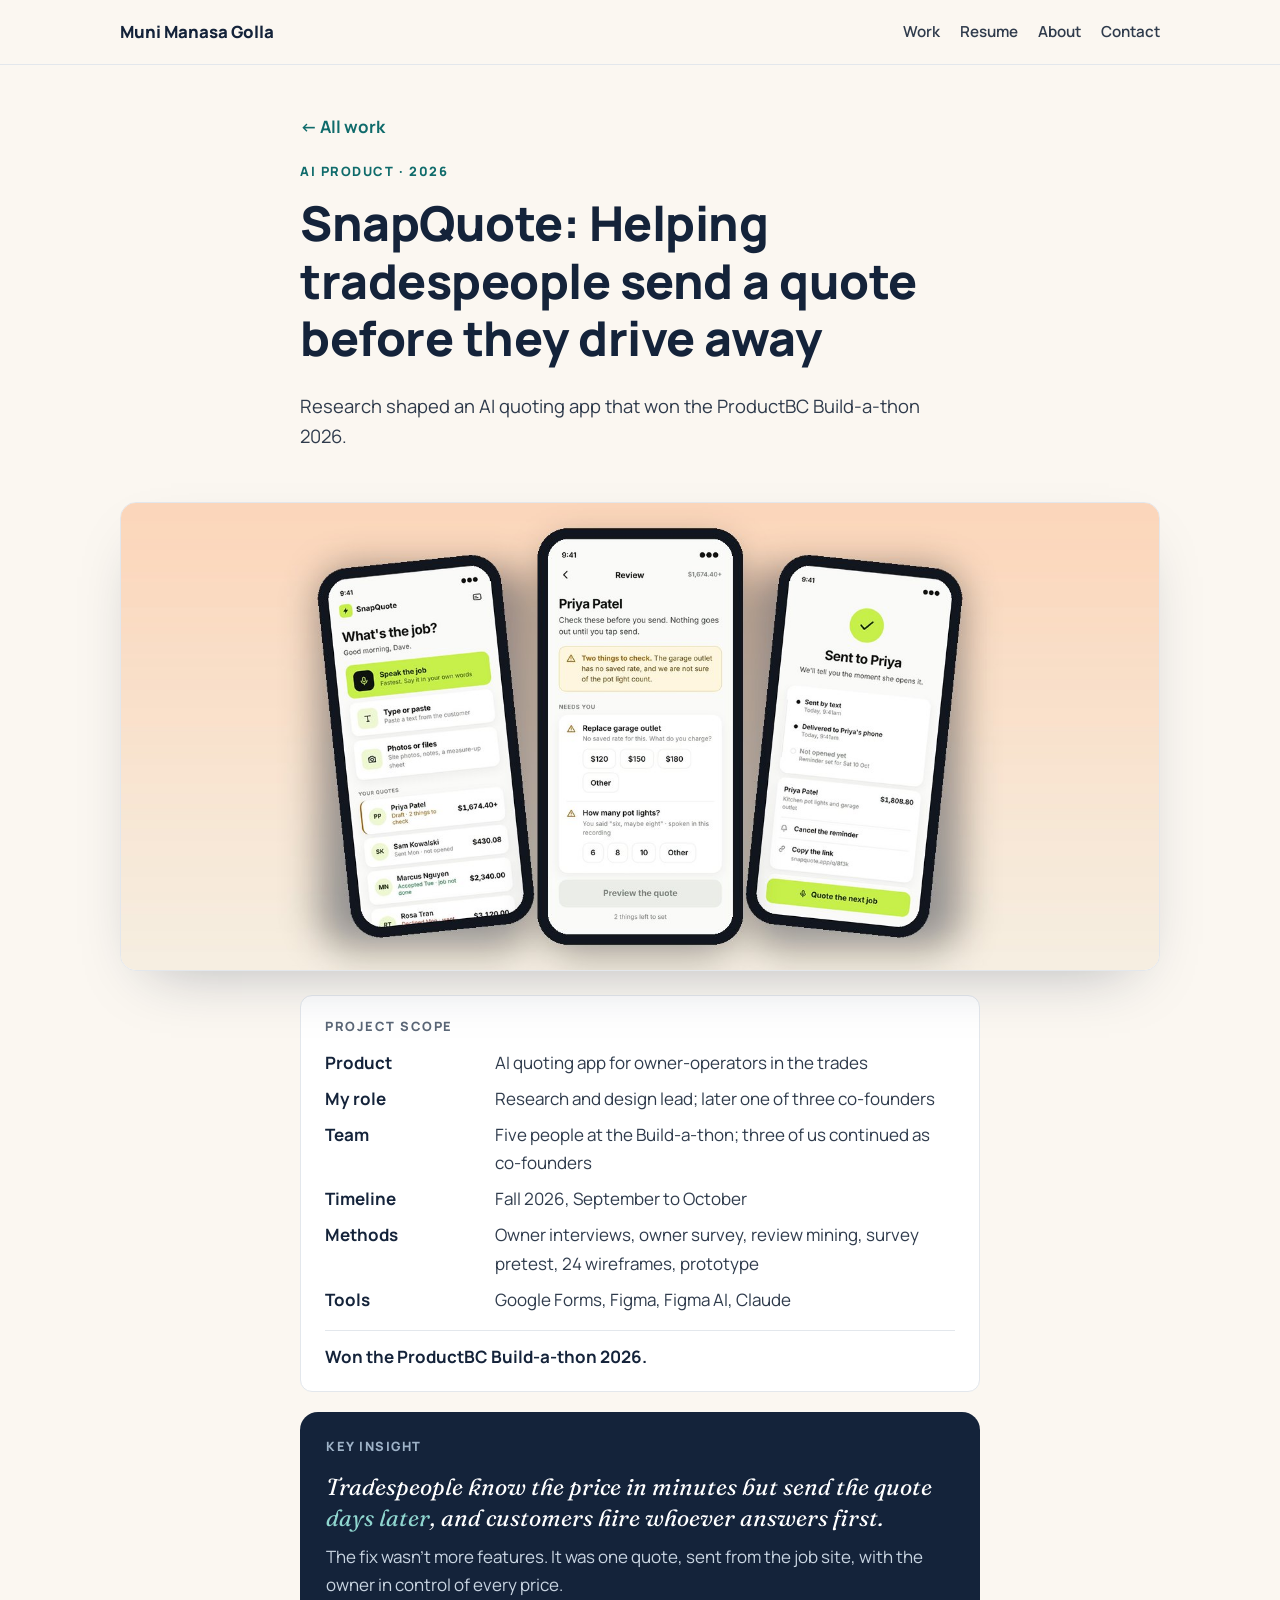
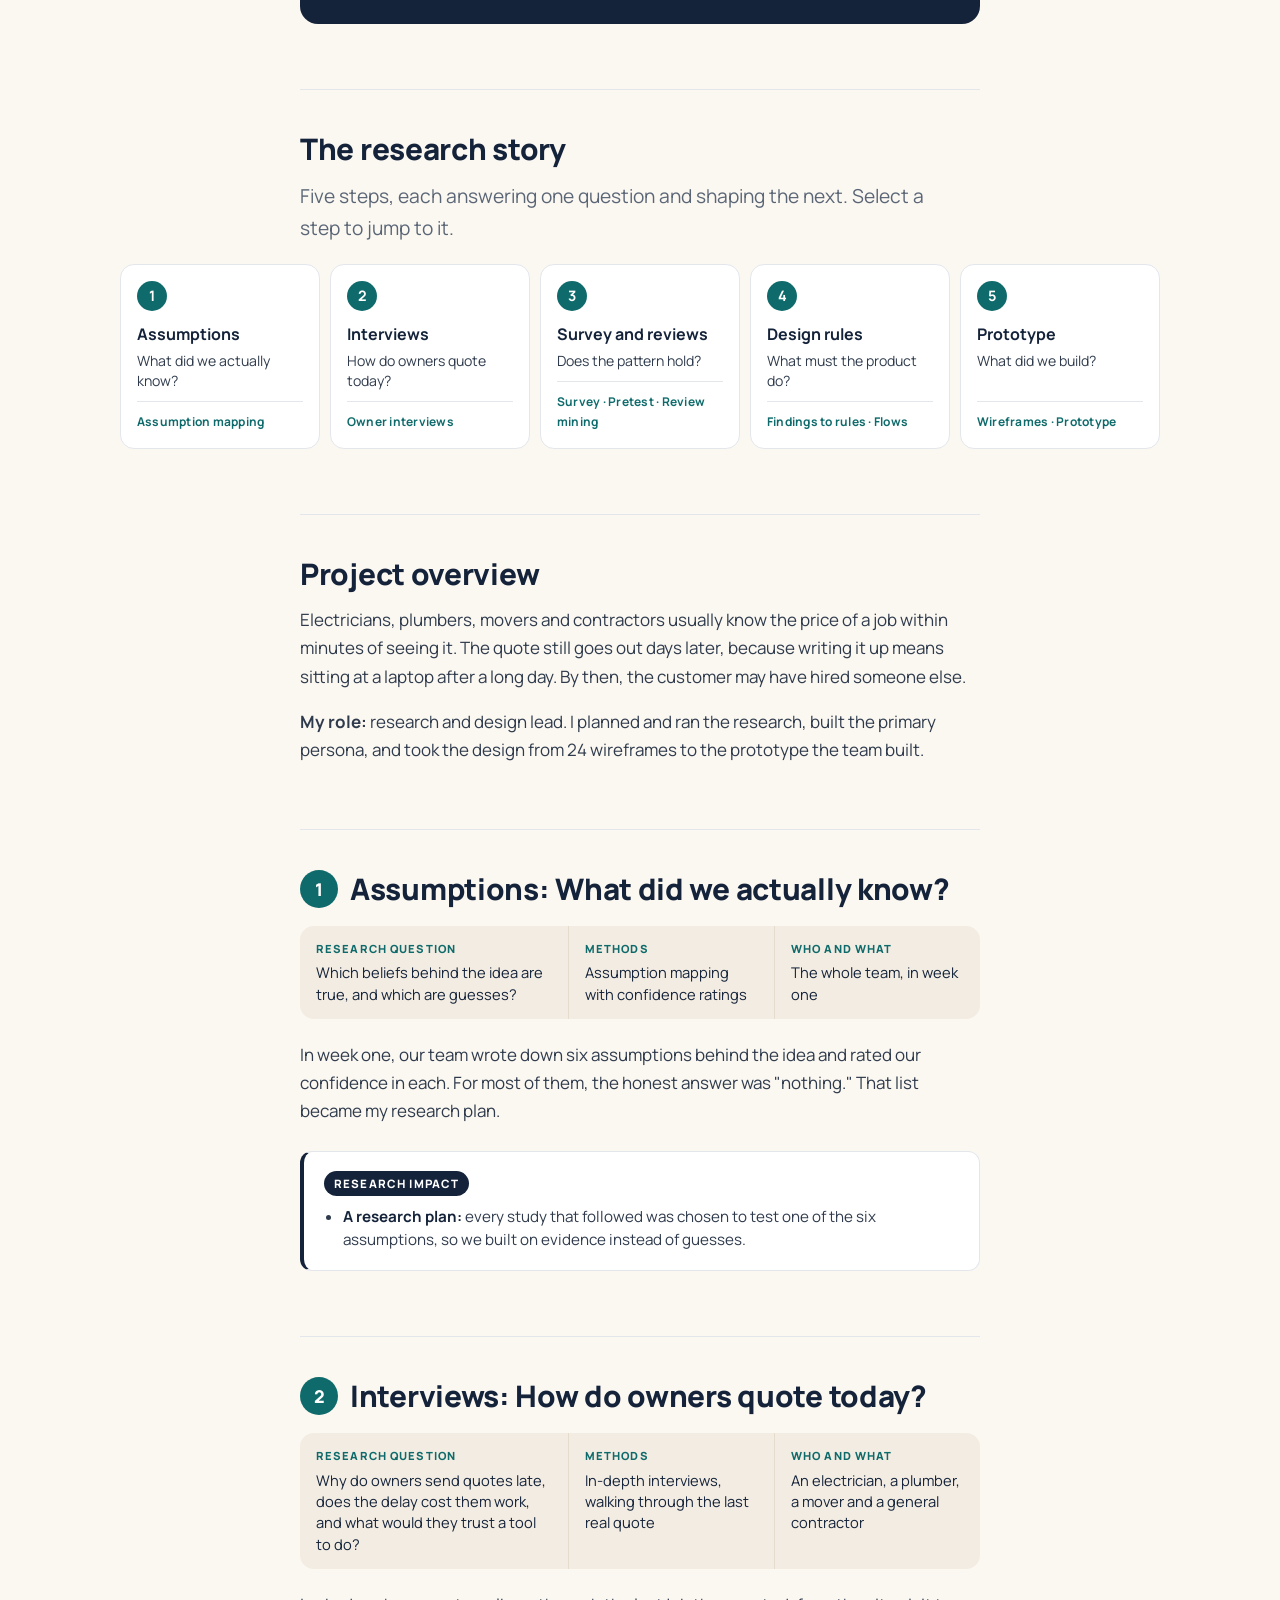
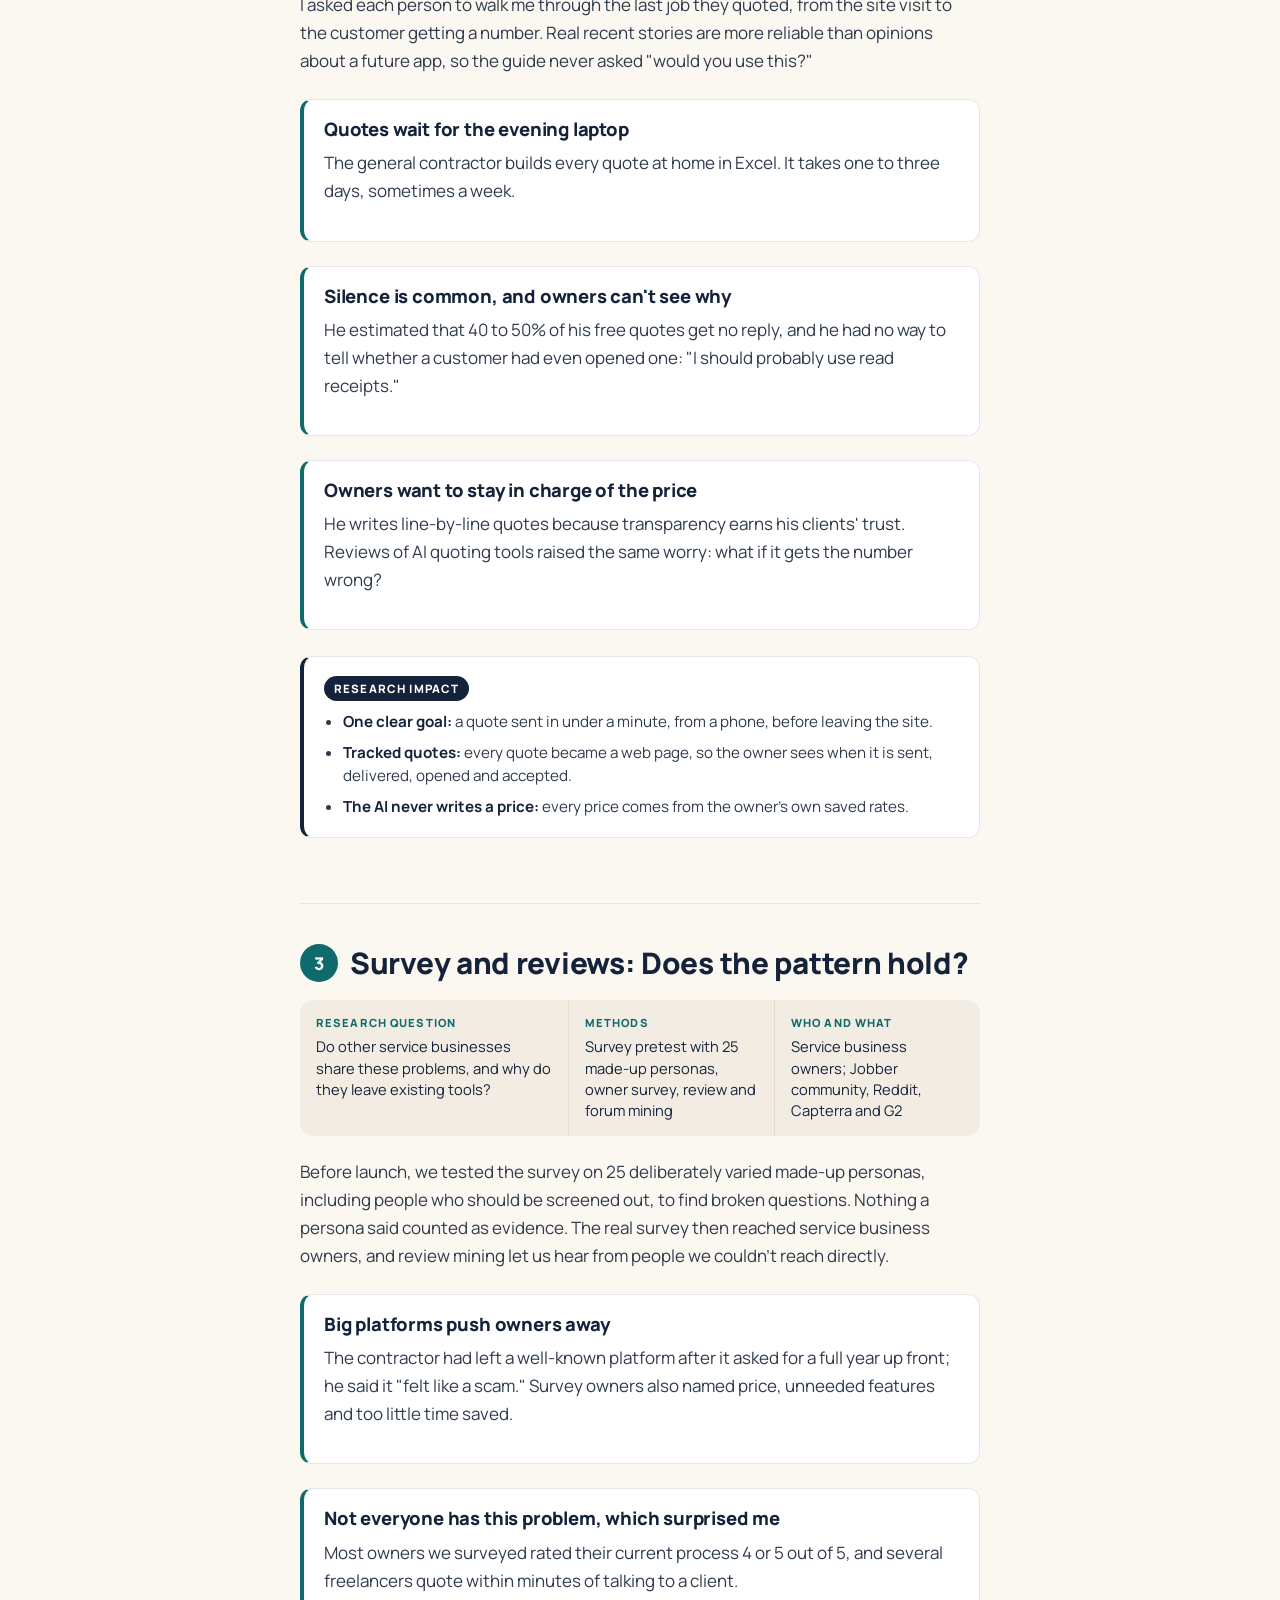
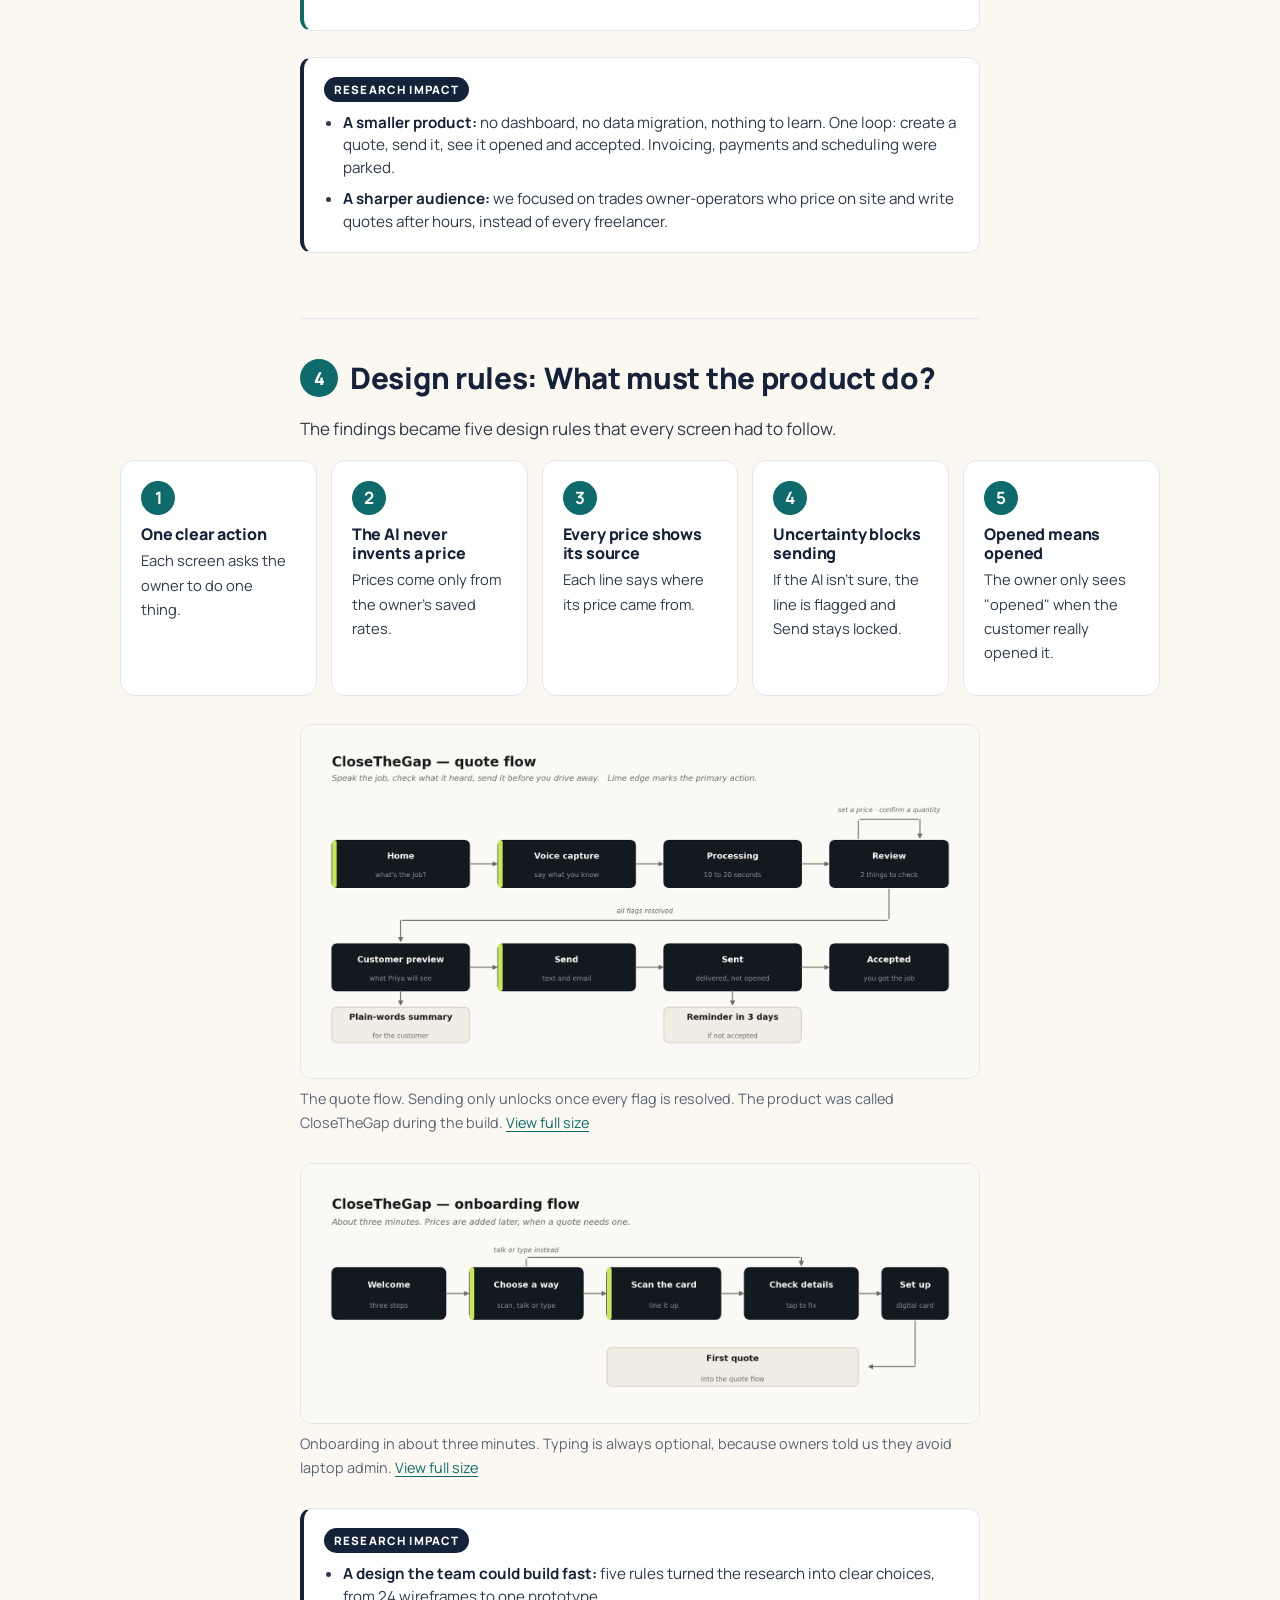
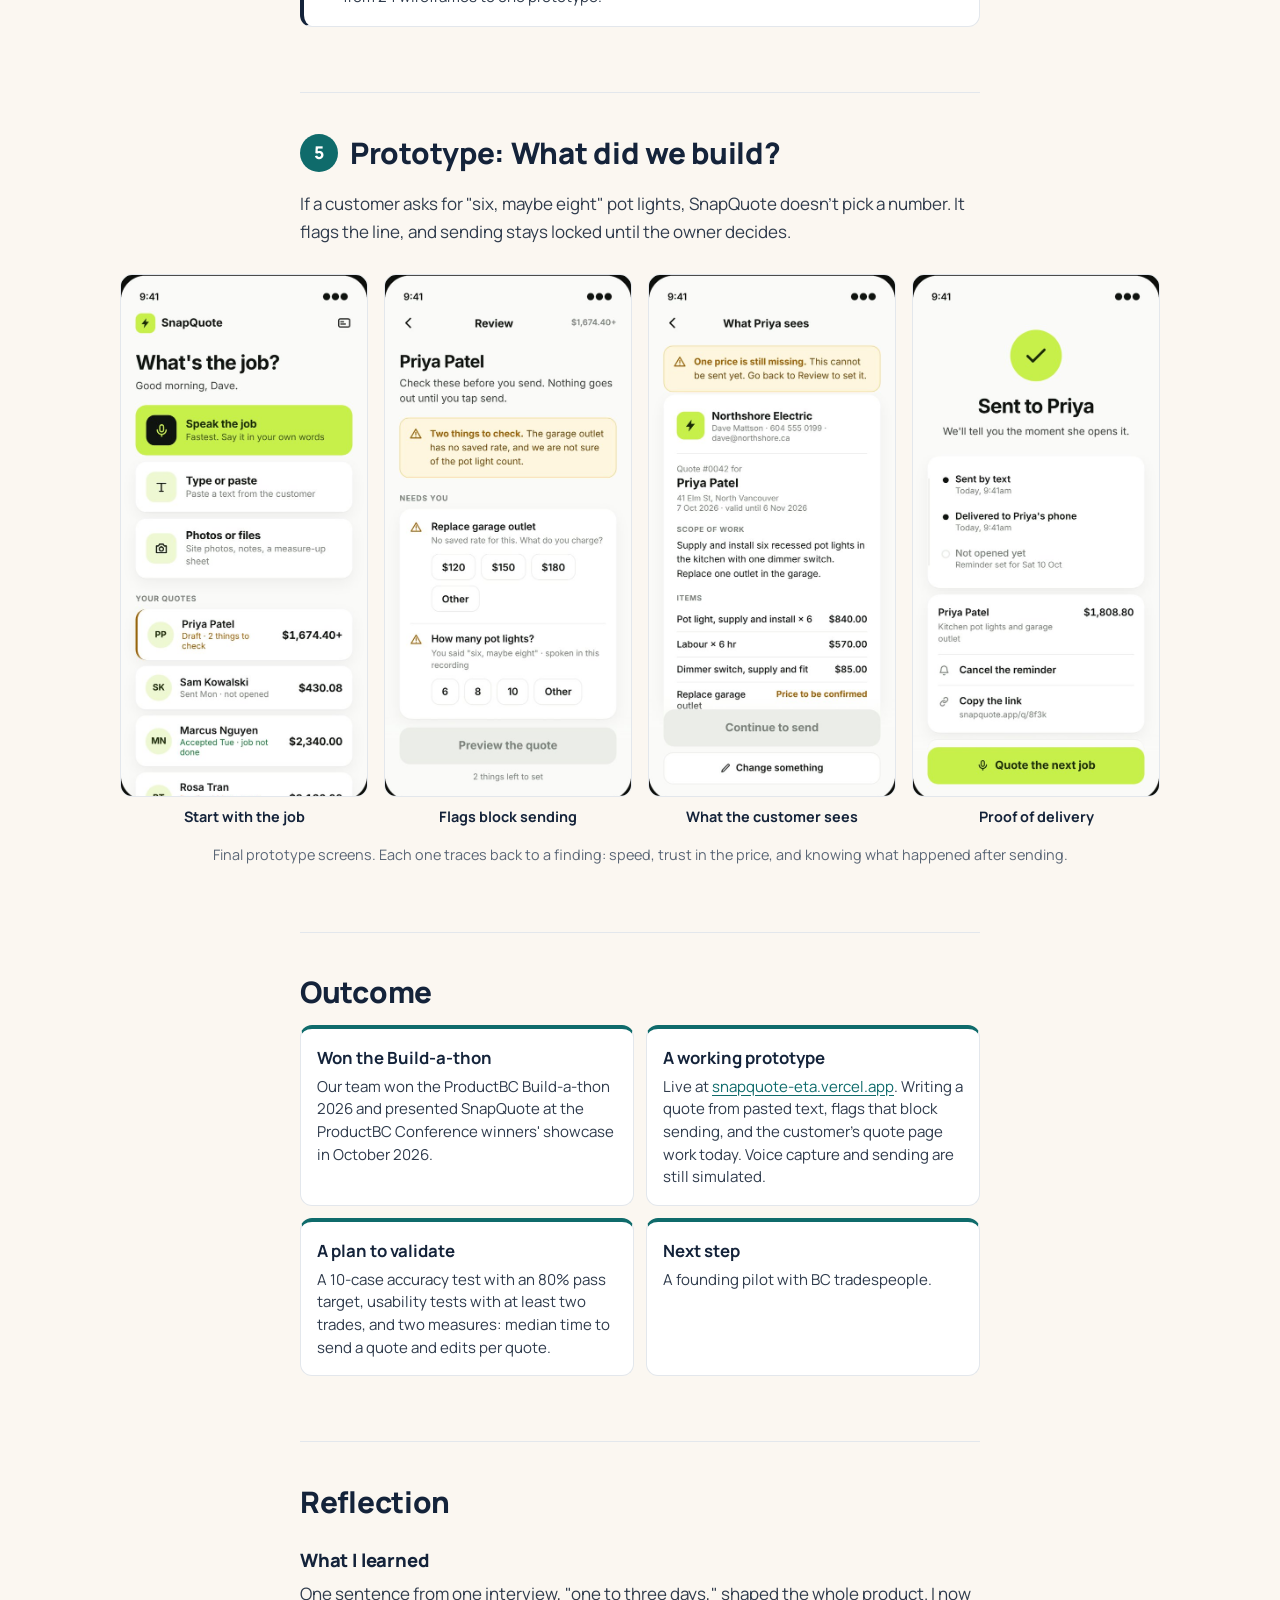
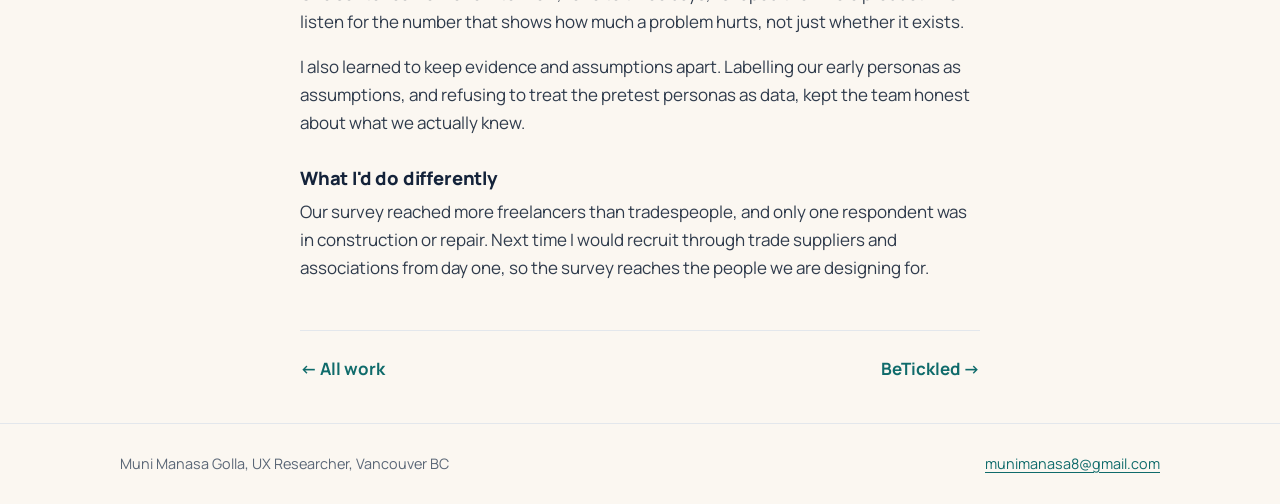
<file: snapquote.html>
<!doctype html>
<html lang="en">
<head>
<meta charset="utf-8">
<meta name="viewport" content="width=device-width, initial-scale=1">
<title>SnapQuote case study, Muni Manasa Golla</title>
<meta name="description" content="Research shaped an AI quoting app that won the ProductBC Build-a-thon 2026.">
<link rel="preconnect" href="https://fonts.googleapis.com">
<link rel="preconnect" href="https://fonts.gstatic.com" crossorigin>
<link rel="stylesheet" href="https://fonts.googleapis.com/css2?family=Manrope:wght@400;600;700;800&family=Fraunces:ital,opsz,wght@1,9..144,500&display=swap">
<link rel="stylesheet" href="styles.css">
</head>
<body>
<a class="skip" href="#main">Skip to content</a>
<header class="top"><div class="wrap">
<a class="brand" href="index.html">Muni Manasa Golla</a>
<nav aria-label="Main"><ul>
<li><a href="index.html#work">Work</a></li>
<li class="opt"><a href="Muni-Golla-Resume.pdf" target="_blank" rel="noopener">Resume</a></li>
<li class="opt"><a href="index.html#about">About</a></li>
<li><a href="index.html#contact">Contact</a></li>
</ul></nav>
</div></header>
<main id="main">
<article><div class="wrap read">
<div class="case-hero">
<a class="back" href="index.html#work">&larr; All work</a>
<p class="eyebrow">AI product · 2026</p>
<h1>SnapQuote: Helping tradespeople send a quote before they drive away</h1>
<p class="subtitle">Research shaped an AI quoting app that won the ProductBC Build-a-thon 2026.</p>
</div>
<figure class="hero-shot plain "><img src="hero-snapquote.jpg" alt="Three SnapQuote phone screens: the home screen asking What's the job, the review screen flagging two things to check, and a confirmation that the quote was sent." width="1600" height="720"></figure>
<section class="summary" aria-label="Project scope"><p class="label">Project scope</p><dl><dt>Product</dt><dd>AI quoting app for owner-operators in the trades</dd><dt>My role</dt><dd>Research and design lead; later one of three co-founders</dd><dt>Team</dt><dd>Five people at the Build-a-thon; three of us continued as co-founders</dd><dt>Timeline</dt><dd>Fall 2026, September to October</dd><dt>Methods</dt><dd>Owner interviews, owner survey, review mining, survey pretest, 24 wireframes, prototype</dd><dt>Tools</dt><dd>Google Forms, Figma, Figma AI, Claude</dd><dd class="result">Won the ProductBC Build-a-thon 2026.</dd></dl></section>

<nav class="toc" aria-label="On this page"><p>On this page</p><ol><li><a href="#assumptions">Assumptions</a></li><li><a href="#interviews">Interviews</a></li><li><a href="#survey">Survey and reviews</a></li><li><a href="#design">Design rules</a></li><li><a href="#prototype">Prototype</a></li><li><a href="#outcome">Outcome</a></li></ol></nav>
<aside class="insight" aria-label="Key insight">
<p class="label">Key insight</p>
<p class="statement-sm">Tradespeople know the price in minutes but send the quote <em>days later</em>, and customers hire whoever answers first.</p>
<p>The fix wasn't more features. It was one quote, sent from the job site, with the owner in control of every price.</p>
</aside>

<h2>The research story</h2>
<p class="lede">Five steps, each answering one question and shaping the next. Select a step to jump to it.</p>
<ol class="story" style="--n:5" aria-label="Research story"><li><a href="#assumptions"><b>1</b><strong>Assumptions</strong><span>What did we actually know?</span><em>Assumption mapping</em></a></li><li><a href="#interviews"><b>2</b><strong>Interviews</strong><span>How do owners quote today?</span><em>Owner interviews</em></a></li><li><a href="#survey"><b>3</b><strong>Survey and reviews</strong><span>Does the pattern hold?</span><em>Survey · Pretest · Review mining</em></a></li><li><a href="#design"><b>4</b><strong>Design rules</strong><span>What must the product do?</span><em>Findings to rules · Flows</em></a></li><li><a href="#prototype"><b>5</b><strong>Prototype</strong><span>What did we build?</span><em>Wireframes · Prototype</em></a></li></ol>

<h2>Project overview</h2>
<p>Electricians, plumbers, movers and contractors usually know the price of a job within minutes of seeing it. The quote still goes out days later, because writing it up means sitting at a laptop after a long day. By then, the customer may have hired someone else.</p>
<p><strong>My role:</strong> research and design lead. I planned and ran the research, built the primary persona, and took the design from 24 wireframes to the prototype the team built.</p>

<h2 id="assumptions"><span class="stepno">1</span>Assumptions: What did we actually know?</h2>
<div class="mcard"><div><span>Research question</span><p>Which beliefs behind the idea are true, and which are guesses?</p></div><div><span>Methods</span><p>Assumption mapping with confidence ratings</p></div><div><span>Who and what</span><p>The whole team, in week one</p></div></div>
<p>In week one, our team wrote down six assumptions behind the idea and rated our confidence in each. For most of them, the honest answer was "nothing." That list became my research plan.</p>
<div class="impact"><p class="ilabel">Research impact</p><ul><li><strong>A research plan:</strong> every study that followed was chosen to test one of the six assumptions, so we built on evidence instead of guesses.</li></ul></div>

<h2 id="interviews"><span class="stepno">2</span>Interviews: How do owners quote today?</h2>
<div class="mcard"><div><span>Research question</span><p>Why do owners send quotes late, does the delay cost them work, and what would they trust a tool to do?</p></div><div><span>Methods</span><p>In-depth interviews, walking through the last real quote</p></div><div><span>Who and what</span><p>An electrician, a plumber, a mover and a general contractor</p></div></div>
<p>I asked each person to walk me through the last job they quoted, from the site visit to the customer getting a number. Real recent stories are more reliable than opinions about a future app, so the guide never asked "would you use this?"</p>
<div class="finding"><h3>Quotes wait for the evening laptop</h3><p>The general contractor builds every quote at home in Excel. It takes one to three days, sometimes a week.</p></div>
<div class="finding"><h3>Silence is common, and owners can't see why</h3><p>He estimated that 40 to 50% of his free quotes get no reply, and he had no way to tell whether a customer had even opened one: "I should probably use read receipts."</p></div>
<div class="finding"><h3>Owners want to stay in charge of the price</h3><p>He writes line-by-line quotes because transparency earns his clients' trust. Reviews of AI quoting tools raised the same worry: what if it gets the number wrong?</p></div>
<div class="impact"><p class="ilabel">Research impact</p><ul><li><strong>One clear goal:</strong> a quote sent in under a minute, from a phone, before leaving the site.</li><li><strong>Tracked quotes:</strong> every quote became a web page, so the owner sees when it is sent, delivered, opened and accepted.</li><li><strong>The AI never writes a price:</strong> every price comes from the owner's own saved rates.</li></ul></div>

<h2 id="survey"><span class="stepno">3</span>Survey and reviews: Does the pattern hold?</h2>
<div class="mcard"><div><span>Research question</span><p>Do other service businesses share these problems, and why do they leave existing tools?</p></div><div><span>Methods</span><p>Survey pretest with 25 made-up personas, owner survey, review and forum mining</p></div><div><span>Who and what</span><p>Service business owners; Jobber community, Reddit, Capterra and G2</p></div></div>
<p>Before launch, we tested the survey on 25 deliberately varied made-up personas, including people who should be screened out, to find broken questions. Nothing a persona said counted as evidence. The real survey then reached service business owners, and review mining let us hear from people we couldn't reach directly.</p>

<div class="finding"><h3>Big platforms push owners away</h3><p>The contractor had left a well-known platform after it asked for a full year up front; he said it "felt like a scam." Survey owners also named price, unneeded features and too little time saved.</p></div>
<div class="finding"><h3>Not everyone has this problem, which surprised me</h3><p>Most owners we surveyed rated their current process 4 or 5 out of 5, and several freelancers quote within minutes of talking to a client.</p></div>
<div class="impact"><p class="ilabel">Research impact</p><ul><li><strong>A smaller product:</strong> no dashboard, no data migration, nothing to learn. One loop: create a quote, send it, see it opened and accepted. Invoicing, payments and scheduling were parked.</li><li><strong>A sharper audience:</strong> we focused on trades owner-operators who price on site and write quotes after hours, instead of every freelancer.</li></ul></div>

<h2 id="design"><span class="stepno">4</span>Design rules: What must the product do?</h2>
<p>The findings became five design rules that every screen had to follow.</p>
<ol class="process rules"><li><b>1</b><h3>One clear action</h3><p class="q">Each screen asks the owner to do one thing.</p></li><li><b>2</b><h3>The AI never invents a price</h3><p class="q">Prices come only from the owner's saved rates.</p></li><li><b>3</b><h3>Every price shows its source</h3><p class="q">Each line says where its price came from.</p></li><li><b>4</b><h3>Uncertainty blocks sending</h3><p class="q">If the AI isn't sure, the line is flagged and Send stays locked.</p></li><li><b>5</b><h3>Opened means opened</h3><p class="q">The owner only sees "opened" when the customer really opened it.</p></li></ol><figure><a href="snapquote-quote-flow.png" class="zoom" target="_blank" rel="noopener"><img src="snapquote-quote-flow.png" alt="Quote flow diagram: Home, voice capture, processing, review with two things to check, then customer preview, send, sent and accepted. Sending only happens after all flags are resolved." width="1600" height="835" loading="lazy"></a><figcaption>The quote flow. Sending only unlocks once every flag is resolved. The product was called CloseTheGap during the build. <a href="snapquote-quote-flow.png" target="_blank" rel="noopener">View full size</a></figcaption></figure><figure><a href="snapquote-onboarding-flow.jpg" class="zoom" target="_blank" rel="noopener"><img src="snapquote-onboarding-flow.jpg" alt="Onboarding flow diagram: welcome, choose a way (scan, talk or type), scan the business card, check details, set up a digital card, then straight into the first quote." width="1600" height="612" loading="lazy"></a><figcaption>Onboarding in about three minutes. Typing is always optional, because owners told us they avoid laptop admin. <a href="snapquote-onboarding-flow.jpg" target="_blank" rel="noopener">View full size</a></figcaption></figure><div class="impact"><p class="ilabel">Research impact</p><ul><li><strong>A design the team could build fast:</strong> five rules turned the research into clear choices, from 24 wireframes to one prototype.</li></ul></div>

<h2 id="prototype"><span class="stepno">5</span>Prototype: What did we build?</h2>
<p>If a customer asks for "six, maybe eight" pot lights, SnapQuote doesn't pick a number. It flags the line, and sending stays locked until the owner decides.</p>
<figure class="gallery phones"><ul><li><a href="sq-home.jpg" class="zoom" target="_blank" rel="noopener"><img src="sq-home.jpg" alt="Home screen asking What's the job, with options to speak, type or paste, or add photos, and a list of recent quotes with their status." width="560" height="1196" loading="lazy"></a><span>Start with the job</span></li><li><a href="sq-review.jpg" class="zoom" target="_blank" rel="noopener"><img src="sq-review.jpg" alt="Review screen flagging two things to check: a garage outlet with no saved rate, and a pot light count the customer said was six or maybe eight." width="560" height="1196" loading="lazy"></a><span>Flags block sending</span></li><li><a href="sq-preview.jpg" class="zoom" target="_blank" rel="noopener"><img src="sq-preview.jpg" alt="Customer preview of the branded quote, with a warning that one price is still missing and the quote cannot be sent yet." width="560" height="1196" loading="lazy"></a><span>What the customer sees</span></li><li><a href="sq-sent.jpg" class="zoom" target="_blank" rel="noopener"><img src="sq-sent.jpg" alt="Sent screen showing the quote was sent by text and delivered, not opened yet, with a reminder set." width="560" height="1196" loading="lazy"></a><span>Proof of delivery</span></li></ul><figcaption>Final prototype screens. Each one traces back to a finding: speed, trust in the price, and knowing what happened after sending.</figcaption></figure>

<h2 id="outcome">Outcome</h2>
<ul class="outcomes"><li><b>Won the Build-a-thon</b>Our team won the ProductBC Build-a-thon 2026 and presented SnapQuote at the ProductBC Conference winners' showcase in October 2026.</li><li><b>A working prototype</b>Live at <a href="https://snapquote-eta.vercel.app/" target="_blank" rel="noopener">snapquote-eta.vercel.app</a>. Writing a quote from pasted text, flags that block sending, and the customer's quote page work today. Voice capture and sending are still simulated.</li><li><b>A plan to validate</b>A 10-case accuracy test with an 80% pass target, usability tests with at least two trades, and two measures: median time to send a quote and edits per quote.</li><li><b>Next step</b>A founding pilot with BC tradespeople.</li></ul>

<h2>Reflection</h2>
<h3>What I learned</h3>
<p>One sentence from one interview, "one to three days," shaped the whole product. I now listen for the number that shows how much a problem hurts, not just whether it exists.</p>
<p>I also learned to keep evidence and assumptions apart. Labelling our early personas as assumptions, and refusing to treat the pretest personas as data, kept the team honest about what we actually knew.</p>
<h3>What I'd do differently</h3>
<p>Our survey reached more freelancers than tradespeople, and only one respondent was in construction or repair. Next time I would recruit through trade suppliers and associations from day one, so the survey reaches the people we are designing for.</p>
<script>
document.querySelectorAll('[data-explorer]').forEach(function(ex){
  var tabs=[].slice.call(ex.querySelectorAll('[role=tab]'));
  function show(t){tabs.forEach(function(x){var on=x===t;x.setAttribute('aria-selected',on);x.tabIndex=on?0:-1;document.getElementById(x.getAttribute('aria-controls')).hidden=!on;});}
  tabs.forEach(function(t,i){t.addEventListener('click',function(){show(t);});
    t.addEventListener('keydown',function(e){var k=e.key,n=null;if(k==='ArrowDown'||k==='ArrowRight')n=tabs[(i+1)%tabs.length];if(k==='ArrowUp'||k==='ArrowLeft')n=tabs[(i-1+tabs.length)%tabs.length];if(n){e.preventDefault();show(n);n.focus();}});});
});
</script><script>
(function(){var toc=document.querySelector('.toc');if(!toc)return;var links=[].slice.call(toc.querySelectorAll('a'));
var top=document.querySelector('.top');function setTop(){if(top)toc.style.setProperty('--toc-top',top.offsetHeight+'px');}setTop();window.addEventListener('resize',setTop);
var story=document.querySelector('.story');function onScroll(){var y=story?story.getBoundingClientRect().bottom:0;toc.classList.toggle('show',y<0);}window.addEventListener('scroll',onScroll,{passive:true});onScroll();
if(!('IntersectionObserver' in window))return;var map={};links.forEach(function(a){map[a.getAttribute('href').slice(1)]=a;});
var io=new IntersectionObserver(function(es){es.forEach(function(e){if(e.isIntersecting){links.forEach(function(a){a.removeAttribute('aria-current');});var a=map[e.target.id];if(a){a.setAttribute('aria-current','true');var ol=toc.querySelector('ol');ol.scrollLeft=a.offsetLeft-16;}}});},{rootMargin:'-20% 0px -70% 0px'});
Object.keys(map).forEach(function(id){var el=document.getElementById(id);if(el)io.observe(el);});})();
</script>
<nav class="next" aria-label="More case studies"><a href="index.html#work">&larr; All work</a><a href="betickled.html">BeTickled &rarr;</a></nav>
</div></article>
</main>
<footer><div class="wrap">
<span>Muni Manasa Golla, UX Researcher, Vancouver BC</span>
<span><a href="mailto:munimanasa8@gmail.com">munimanasa8@gmail.com</a></span>
</div></footer>
</body>
</html>
</file>
<file: styles.css>
/* Quiet, recruiter-friendly portfolio: white page, navy ink, one teal accent. */
:root{
  --ink:#14233a;        /* headings */
  --text:#2f3b4c;       /* body, 11.6:1 on white */
  --muted:#5a6676;      /* secondary, 5.9:1 on white */
  --line:#e3e7ec;
  --bg:#ffffff;
  --soft:#f5f7f9;
  --accent:#0f6b6b;     /* links and buttons, 6.4:1 on white */
  --accent-ink:#ffffff;
  --gap-bg:#fff4d6;
  --gap-ink:#6b4a00;
  --radius:12px;
  --wrap:1080px;
  --read:720px;
}
*{box-sizing:border-box}
html{-webkit-text-size-adjust:100%}
body{margin:0;background:var(--bg);color:var(--text);font:400 17px/1.65 "Manrope",system-ui,-apple-system,"Segoe UI",Roboto,Arial,sans-serif}
img{max-width:100%;height:auto;display:block}
a{color:var(--accent);text-underline-offset:3px}
a:hover{text-decoration-thickness:2px}
:focus-visible{outline:3px solid var(--accent);outline-offset:3px;border-radius:4px}
h1,h2,h3{color:var(--ink);line-height:1.2;margin:0 0 .5em;font-weight:800;letter-spacing:-.01em}
h1{font-size:clamp(2rem,5vw,3rem)}
h2{font-size:clamp(1.4rem,3vw,1.85rem);margin-top:2.2em}
h3{font-size:1.15rem;margin-top:1.6em}
p{margin:0 0 1em}
ul,ol{padding-left:1.25em;margin:0 0 1em}
li{margin:.3em 0}
.wrap{max-width:var(--wrap);margin:0 auto;padding:0 20px}
.read{max-width:var(--read)}
.skip{position:absolute;left:-999px;top:8px;background:var(--ink);color:#fff;padding:8px 14px;border-radius:6px;z-index:10}
.skip:focus{left:12px}

/* Header */
.top{border-bottom:1px solid var(--line);background:#fff;position:sticky;top:0;z-index:5}
.top .wrap{display:flex;align-items:center;justify-content:space-between;gap:16px;min-height:64px}
.brand{font-weight:800;color:var(--ink);text-decoration:none;font-size:1.05rem}
.top nav ul{list-style:none;display:flex;gap:20px;margin:0;padding:0}
.top nav a{color:var(--text);text-decoration:none;font-weight:600;font-size:.95rem;padding:10px 0;display:inline-block}
.top nav a:hover{color:var(--accent)}

/* Hero */
.hero{padding:64px 0 40px}
.eyebrow{font-size:.8rem;font-weight:800;letter-spacing:.12em;text-transform:uppercase;color:var(--accent);margin-bottom:12px}
.lede{font-size:1.2rem;color:var(--text);max-width:640px}
.actions{display:flex;flex-wrap:wrap;gap:12px;margin-top:24px}
.btn{display:inline-flex;align-items:center;min-height:46px;padding:10px 20px;border-radius:999px;border:2px solid var(--accent);font-weight:700;text-decoration:none;color:var(--accent)}
.btn.primary{background:var(--accent);color:var(--accent-ink)}
.facts{display:flex;flex-wrap:wrap;gap:10px;margin:28px 0 0;padding:0;list-style:none}
.facts li{background:var(--soft);border-radius:999px;padding:6px 14px;font-size:.9rem;font-weight:600;color:var(--ink);margin:0}

/* Cards */
.section{padding:48px 0}
.section h2{margin-top:0}
.cards{display:grid;grid-template-columns:repeat(2,1fr);gap:20px;margin-top:20px}
.card{border:1px solid var(--line);border-radius:var(--radius);padding:24px;display:flex;flex-direction:column;gap:10px;background:#fff;transition:border-color .15s}
.card:hover{border-color:var(--accent)}
.card .tag{font-size:.8rem;font-weight:700;color:var(--muted);text-transform:uppercase;letter-spacing:.08em}
.card h3{margin:0;font-size:1.25rem}
.card h3 a{color:var(--ink);text-decoration:none}
.card h3 a::after{content:"";position:absolute;inset:0}
.card{position:relative}
.card .outcome{color:var(--ink);font-weight:600}
.card .methods{font-size:.9rem;color:var(--muted);margin:0}
.card .more{margin-top:auto;font-weight:700;color:var(--accent)}

.about{background:var(--soft)}
.contact-list{list-style:none;padding:0;display:flex;flex-wrap:wrap;gap:12px}
.contact-list li{margin:0}

/* Case study pages */
.case-hero{padding:48px 0 24px}
.back{display:inline-block;margin-bottom:20px;font-weight:700;text-decoration:none}
.summary{border:1px solid var(--line);border-radius:var(--radius);padding:20px 24px;margin:24px 0 8px;background:var(--soft)}
.summary dl{display:grid;grid-template-columns:150px 1fr;gap:8px 20px;margin:0}
.summary dt{font-weight:700;color:var(--ink)}
.summary dd{margin:0}
.summary .result{grid-column:1/-1;margin-top:8px;padding-top:12px;border-top:1px solid var(--line);font-weight:700;color:var(--ink)}
.finding{border-left:4px solid var(--accent);padding:4px 0 4px 18px;margin:24px 0}
.finding h3{margin-top:0}
.finding .label{font-weight:800;color:var(--ink)}
blockquote{margin:16px 0;padding:12px 18px;border-radius:8px;background:var(--soft);color:var(--ink);font-style:italic}
figure{margin:28px 0}
figcaption{font-size:.9rem;color:var(--muted);margin-top:8px}
table{border-collapse:collapse;width:100%;margin:12px 0 20px;font-size:.95rem}
th,td{text-align:left;padding:10px 12px;border-bottom:1px solid var(--line);vertical-align:top}
th{color:var(--ink)}
.table-wrap{overflow-x:auto}
.next{display:flex;justify-content:space-between;gap:16px;flex-wrap:wrap;border-top:1px solid var(--line);margin-top:48px;padding-top:24px}
.next a{font-weight:700;text-decoration:none}

/* Gaps for Muni to fill. Remove the span once filled. */
.gap{background:var(--gap-bg);color:var(--gap-ink);font-weight:700;padding:1px 6px;border-radius:4px;font-style:normal}

footer{border-top:1px solid var(--line);padding:28px 0;margin-top:40px;color:var(--muted);font-size:.9rem}
footer .wrap{display:flex;justify-content:space-between;flex-wrap:wrap;gap:8px}

@media (max-width:720px){
  body{font-size:16px}
  .cards{grid-template-columns:1fr}
  .top nav ul{gap:14px}
  .top nav .opt{display:none}
  .hero{padding:40px 0 24px}
  .summary dl{grid-template-columns:1fr;gap:2px}
  .summary dt{margin-top:8px}
}
@media (prefers-reduced-motion:reduce){*{transition:none!important}}

/* ---------- Warm homepage ---------- */
:root{--cream:#fbf7f1;--sand:#f3ece2;--serif:"Fraunces",Georgia,serif}
body{background:var(--cream)}
.top{background:var(--cream)}
.card{background:#fff}
.hero2{padding:56px 0 40px}
.hero-grid{display:grid;grid-template-columns:minmax(0,5fr) minmax(0,7fr);gap:56px;align-items:center}
.portrait{margin:0;position:relative;aspect-ratio:1/1;max-width:400px;border-radius:24px;overflow:hidden;background:var(--sand)}
.portrait img{position:absolute;inset:0;width:100%;height:100%;object-fit:cover}
.initials{position:absolute;inset:0;display:grid;place-items:center;font-size:4rem;font-weight:800;color:#c9bba8}
.hi{font-size:clamp(2.4rem,6vw,4rem);line-height:1.05;margin-bottom:.4em}
.hi span{display:block;font-size:.5em;line-height:1.25;font-weight:700;color:var(--text);margin-top:.4em}
.now{background:#fff;border-radius:12px;padding:12px 16px;display:inline-block;max-width:560px}
.serif-link{display:inline-block;margin-top:16px;font-family:var(--serif);font-style:italic;font-size:1.35rem;color:var(--accent)}
.tiles-wrap{padding:8px 0 24px}
.tiles{display:grid;grid-template-columns:repeat(3,1fr);gap:16px}
.tile{display:flex;align-items:center;gap:16px;background:#fff;border:1px solid var(--line);border-radius:16px;padding:22px;text-decoration:none;color:var(--ink);min-height:88px;transition:border-color .15s,transform .15s}
.tile:hover{border-color:var(--accent);transform:translateY(-2px)}
.tile svg{width:32px;height:32px;flex:none;fill:none;stroke:var(--accent);stroke-width:1.8;stroke-linecap:round;stroke-linejoin:round}
.tile strong{display:block;font-size:1.1rem}
.tile small{color:var(--muted);font-size:.9rem}
.label{font-size:.8rem;font-weight:800;letter-spacing:.12em;text-transform:uppercase;color:var(--muted);margin-bottom:14px}
.mission{padding:56px 0}
.statement{font-family:var(--serif);font-style:italic;font-size:clamp(1.6rem,3.6vw,2.5rem);line-height:1.3;color:var(--ink);max-width:900px;margin:0}
.statement em{color:var(--accent)}
.clients{list-style:none;padding:0;margin:0 0 32px;display:flex;flex-wrap:wrap;gap:12px 32px}
.clients li{font-size:1.25rem;font-weight:800;color:#8a7f72;margin:0}
.clients a{color:inherit;text-decoration:none}
.clients a:hover{color:var(--accent)}
.stats{list-style:none;padding:0;margin:0;display:grid;grid-template-columns:repeat(4,1fr);gap:16px}
.stats li{background:#fff;border-radius:16px;padding:20px;margin:0}
.stats b{display:block;font-size:2rem;color:var(--ink);line-height:1.1}
.stats span{color:var(--muted);font-size:.95rem}
.quotes .quote{margin:0 0 36px}
.quote blockquote{background:none;padding:0;margin:0 0 8px;font-family:var(--serif);font-size:clamp(1.3rem,2.8vw,1.9rem);line-height:1.35;color:var(--ink)}
.quote figcaption{font-size:.95rem;color:var(--muted);font-weight:600}
.how-grid{display:grid;grid-template-columns:repeat(3,1fr);gap:28px;margin-bottom:28px}
.how-grid h3{margin-top:0}
.end{background:var(--sand);border-radius:28px;margin:24px 20px 0}
.end h2{margin-top:0}
@media (max-width:820px){
  .hero-grid{grid-template-columns:1fr;gap:28px}
  .portrait{max-width:340px}
  .tiles,.how-grid{grid-template-columns:1fr}
  .stats{grid-template-columns:repeat(2,1fr)}
}

/* ---------- Case study artifacts ---------- */
.subtitle{font-size:1.15rem;color:var(--text);max-width:640px}
.summary{background:#fff}
.summary .label{margin-bottom:12px}
article h2{border-top:1px solid var(--line);padding-top:1.4em}
.steps{list-style:none;padding:0;margin:12px 0 8px;display:grid;grid-template-columns:repeat(3,1fr);gap:10px}
.steps li{background:#fff;border:1px solid var(--line);border-radius:12px;padding:12px 14px;margin:0;display:flex;gap:10px;align-items:flex-start;font-weight:600;color:var(--ink);font-size:.95rem;line-height:1.35}
.steps b{flex:none;width:26px;height:26px;border-radius:50%;background:var(--accent);color:#fff;display:grid;place-items:center;font-size:.85rem}
.finding{background:#fff;border:1px solid var(--line);border-left:4px solid var(--accent);border-radius:12px;padding:18px 20px}
.zoom{display:block;border-radius:12px;overflow:hidden;border:1px solid var(--line);background:#fff}
figure a.zoom img{width:100%}
.gallery{width:min(1040px,calc(100vw - 40px));margin-left:50%;transform:translateX(-50%)}
.gallery ul{list-style:none;padding:0;margin:0;display:grid;grid-template-columns:repeat(4,1fr);gap:16px}
.gallery li{margin:0;text-align:center}
.gallery li span{display:block;margin-top:8px;font-weight:700;font-size:.9rem;color:var(--ink)}
.gallery figcaption{text-align:center;margin-top:14px}
.chart-fig{background:#fff;border:1px solid var(--line);border-radius:12px;padding:18px 20px}
.chart-fig .ct{font-weight:800;color:var(--ink);font-size:1rem;margin:0 0 8px}
.chart{width:100%;height:auto;display:block}
.chart .cl{font:600 14px Manrope,system-ui,sans-serif;fill:#2f3b4c}
.chart .cv{font:800 14px Manrope,system-ui,sans-serif;fill:#14233a}
.chart .cb{fill:#0f6b6b}
.chart .cr{stroke:#5a6676;stroke-width:1.5;stroke-dasharray:4 4}
.chart .crl{font:600 12px Manrope,system-ui,sans-serif;fill:#5a6676}
.stats.mini{margin:16px 0 24px}
.stats.mini b{font-size:1.6rem}
@media (max-width:720px){
  .steps{grid-template-columns:1fr 1fr}
  .gallery ul{grid-template-columns:1fr 1fr}
  .stats.mini{grid-template-columns:1fr 1fr}
}
.gallery.phones li a.zoom{aspect-ratio:9/19}
.gallery.phones li a.zoom img{height:100%;object-fit:cover;object-position:top}

/* ---------- Phase methodology and tables ---------- */
.phases{list-style:none;padding:0;margin:16px 0;display:grid;grid-template-columns:repeat(4,1fr);gap:12px;counter-reset:ph}
.phases>li{background:#fff;border:1px solid var(--line);border-top:4px solid var(--accent);border-radius:12px;padding:14px 16px;margin:0;counter-increment:ph}
.phases>li>b{display:block;color:var(--ink);margin-bottom:6px}
.phases>li>b::before{content:counter(ph) ". ";color:var(--accent)}
.phases ul{padding-left:1.1em;margin:0;font-size:.92rem}
.phases ul li{margin:.25em 0}
.table-fig{background:#fff;border:1px solid var(--line);border-radius:12px;padding:6px 16px 14px}
.table-fig th[scope=row]{font-weight:700;color:var(--ink)}
.table-fig td,.table-fig th{font-size:.92rem}
.note{background:#fff;border:1px dashed var(--muted);border-radius:10px;padding:12px 16px}
@media (max-width:720px){.phases{grid-template-columns:1fr 1fr}}
.table-fig:has(thead th:nth-child(6)){width:min(1040px,calc(100vw - 40px));margin-left:50%;transform:translateX(-50%)}
.personas{display:grid;grid-template-columns:repeat(3,1fr);gap:14px;width:min(1040px,calc(100vw - 40px));margin:16px 0 8px 50%;transform:translateX(-50%)}
.persona{background:#fff;border:1px solid var(--line);border-radius:14px;padding:18px}
.persona .ptag{font-size:.75rem;font-weight:800;letter-spacing:.1em;text-transform:uppercase;color:var(--accent);margin:0 0 6px}
.persona h4{font-family:var(--serif);font-style:italic;font-weight:500;font-size:1.1rem;line-height:1.35;color:var(--ink);margin:0 0 12px}
.persona dl{margin:0;font-size:.9rem}
.persona dt{font-weight:800;color:var(--ink);margin-top:8px}
.persona dd{margin:0}
.gallery.wide3 ul{grid-template-columns:repeat(3,1fr);align-items:start}
@media (max-width:820px){.personas,.gallery.wide3 ul{grid-template-columns:1fr}}
.insight{background:var(--ink);color:#e9eef5;border-radius:18px;padding:24px 26px;margin:20px 0 8px}
.insight .label{color:#9fb3c8}
.insight .statement-sm{font-family:var(--serif);font-style:italic;font-size:1.45rem;line-height:1.35;color:#fff;margin:0 0 10px}
.insight .statement-sm em{color:#8fd6cf}
.insight p:last-child{margin:0;color:#c9d5e2}

/* ---------- Two-column explorers (personas, competitors) ---------- */
.explorer{display:grid;grid-template-columns:300px 1fr;gap:16px;width:min(1040px,calc(100vw - 40px));margin:18px 0 10px 50%;transform:translateX(-50%);align-items:start}
.xlist{display:flex;flex-direction:column;gap:8px}
.xlist button{display:flex;gap:12px;align-items:center;text-align:left;background:#fff;border:1px solid var(--line);border-radius:12px;padding:12px;font:inherit;color:var(--text);cursor:pointer;min-height:64px}
.xlist button strong{display:block;color:var(--ink);font-size:.98rem}
.xlist button small{display:block;color:var(--muted);font-size:.82rem;line-height:1.35}
.xlist button[aria-selected=true]{border-color:var(--accent);box-shadow:inset 4px 0 0 var(--accent);background:#f2faf9}
.xlist button:hover{border-color:var(--accent)}
.av{flex:none;width:40px;height:40px;border-radius:50%;background:var(--sand);color:var(--ink);display:grid;place-items:center;font-weight:800;font-size:.85rem}
.av.big{width:100%;height:100%;border-radius:0;font-size:2.4rem;color:#b9ab97}
.xdetail{background:#fff;border:1px solid var(--line);border-radius:16px;padding:22px 24px;min-height:100%}
.phead{display:grid;grid-template-columns:150px 1fr;gap:20px;align-items:start}
.pphoto{margin:0;position:relative;aspect-ratio:1/1;border-radius:14px;overflow:hidden;background:var(--sand)}
.pphoto img{position:absolute;inset:0;width:100%;height:100%;object-fit:cover}
.ptag{font-size:.75rem;font-weight:800;letter-spacing:.1em;text-transform:uppercase;color:var(--accent);margin:0 0 6px}
.pbio{margin:0 0 10px}
.pfacts{list-style:none;padding:0;margin:0;display:flex;flex-wrap:wrap;gap:8px}
.pfacts li{background:var(--soft);border-radius:999px;padding:4px 12px;font-size:.85rem;margin:0}
.pfacts b{color:var(--ink);margin-right:6px}
.pquote{font-family:var(--serif);font-size:1.15rem;margin:18px 0}
.pgrid{display:grid;grid-template-columns:1fr 1fr;gap:4px 24px}
.pgrid h5{margin:12px 0 4px;color:var(--ink);font-size:.95rem}
.pgrid ul{margin:0;padding-left:1.1em;font-size:.93rem}
.pmeta{list-style:none;padding:14px 0 0;margin:14px 0 0;border-top:1px solid var(--line);display:grid;grid-template-columns:repeat(3,1fr);gap:12px;font-size:.9rem}
.pmeta li{margin:0}.pmeta b{display:block;color:var(--ink)}
.cshot{margin:0 0 16px;position:relative;aspect-ratio:16/7;border-radius:12px;overflow:hidden;background:var(--sand);border:1px solid var(--line)}
.cshot img{position:absolute;inset:0;width:100%;height:100%;object-fit:cover;object-position:top}
.wordmark{position:absolute;inset:0;display:grid;place-items:center;font-size:2rem;font-weight:800;color:#b9ab97}
.cname{font-size:1.5rem;margin:0 0 10px}
.edge{padding-left:1.1em}.edge li{margin:.5em 0;font-weight:600;color:var(--ink)}
.skimli-tab .av{background:var(--accent);color:#fff}
@media (max-width:820px){
  .explorer{grid-template-columns:1fr}
  .xlist{flex-direction:row;overflow-x:auto;padding-bottom:4px}
  .xlist button{min-width:220px}
  .phead,.pgrid,.pmeta{grid-template-columns:1fr}
  .pphoto{max-width:160px}
}
.pneed{background:var(--soft);border-radius:10px;padding:12px 16px;margin:18px 0;color:var(--ink)}
/* ---- Case study v3: skim-friendly ---- */
.bleed{width:min(1040px,calc(100vw - 40px));margin-left:50%;transform:translateX(-50%)}
.hero-shot{width:min(1040px,calc(100vw - 32px));margin:8px 0 22px 50%;transform:translateX(-50%);background:#fff;border:1px solid var(--line);border-radius:16px;overflow:hidden;box-shadow:0 24px 60px -30px rgba(20,35,58,.35)}
.hero-shot .browser{display:flex;gap:6px;padding:10px 14px;background:var(--sand);border-bottom:1px solid var(--line)}
.hero-shot .browser span{width:10px;height:10px;border-radius:50%;background:#d8cdbd}
.hero-shot img{display:block;width:100%;height:auto;max-height:460px;object-fit:cover;object-position:top}
.results{list-style:none;padding:0;margin:4px 0 18px 50%;transform:translateX(-50%);width:min(1040px,calc(100vw - 32px));display:grid;grid-template-columns:repeat(4,1fr);gap:12px}
.results li{margin:0;background:var(--accent);color:#fff;border-radius:14px;padding:16px 18px}
.results b{display:block;font-size:1.6rem;line-height:1.15;font-weight:800;margin-bottom:6px}
.results span{font-size:.88rem;line-height:1.4;opacity:.92;display:block}
.lede{color:var(--muted)}
.story{list-style:none;padding:0;margin:14px 0 8px 50%;transform:translateX(-50%);width:min(1040px,calc(100vw - 32px));display:grid;grid-template-columns:repeat(var(--n,5),1fr);gap:10px}
.story li{margin:0}
.story a{display:flex;flex-direction:column;height:100%;background:#fff;border:1px solid var(--line);border-radius:14px;padding:16px;text-decoration:none;color:var(--text);transition:border-color .15s,transform .15s}
.story a:hover,.story a:focus-visible{border-color:var(--accent);transform:translateY(-2px)}
.story b{display:grid;place-items:center;width:30px;height:30px;border-radius:50%;background:var(--accent);color:#fff;margin-bottom:10px;font-size:.9rem}
.story strong{color:var(--ink);font-size:1rem;margin-bottom:4px}
.story span{font-size:.88rem;line-height:1.4;flex:1}
.story em{font-style:normal;font-size:.75rem;font-weight:700;letter-spacing:.02em;color:var(--accent);margin-top:10px;padding-top:10px;border-top:1px solid var(--line)}
h2[id]{scroll-margin-top:130px}
.stepno{display:inline-grid;place-items:center;width:38px;height:38px;border-radius:50%;background:var(--accent);color:#fff;font-size:1.1rem;margin-right:12px;vertical-align:middle;position:relative;top:-3px}
.mcard{display:grid;grid-template-columns:1.3fr 1fr 1fr;gap:0;background:var(--sand);border-radius:14px;margin:8px 0 22px;overflow:hidden}
.mcard div{padding:14px 16px;border-left:1px solid #e6dccd}
.mcard div:first-child{border-left:0}
.mcard span{display:block;font-size:.7rem;font-weight:800;letter-spacing:.1em;text-transform:uppercase;color:var(--accent);margin-bottom:4px}
.mcard p{margin:0;font-size:.92rem;line-height:1.45;color:var(--ink)}
.shaped{display:flex;gap:12px;align-items:baseline;background:#fff;border:1px solid var(--line);border-radius:12px;padding:14px 18px;margin:26px 0 8px;color:var(--ink)}
.shaped b{flex:none;font-size:.72rem;letter-spacing:.1em;text-transform:uppercase;color:#fff;background:var(--ink);border-radius:999px;padding:3px 10px}
.themes{list-style:none;padding:0;margin:8px 0 20px;display:grid;grid-template-columns:1fr 1fr;gap:12px}
.themes li{margin:0;background:#fff;border:1px solid var(--line);border-radius:14px;padding:16px}
.themes i{display:grid;place-items:center;width:38px;height:38px;border-radius:10px;background:#e3f0ef;color:var(--accent);margin-bottom:10px}
.themes svg{width:20px;height:20px}
.themes strong{display:block;color:var(--ink);margin-bottom:4px}
.themes span{font-size:.92rem;line-height:1.45}
.turn{font-size:1.15rem;font-weight:700;color:var(--ink);margin-top:28px}
.bigquote{margin:18px 0 26px 50%;transform:translateX(-50%);width:min(900px,calc(100vw - 32px));background:var(--ink);color:#fff;border-radius:18px;padding:32px 36px;font-style:normal}
.bigquote p{font-family:var(--serif);font-size:clamp(1.25rem,2.6vw,1.75rem);line-height:1.4;margin:0 0 12px;color:#fff}
.bigquote cite{font-style:normal;font-size:.85rem;opacity:.75}
.ba{display:grid;grid-template-columns:1fr 1fr;gap:14px;margin:18px 0 22px 50%;transform:translateX(-50%);width:min(1040px,calc(100vw - 32px))}
.ba figure{margin:0;background:#fff;border:1px solid var(--line);border-radius:14px;padding:12px;position:relative;display:flex;flex-direction:column}
.ba img{width:100%;height:280px;object-fit:contain;background:var(--soft);border-radius:8px;border:1px solid var(--line)}
.ba figcaption{font-size:.88rem;color:var(--muted);margin-top:10px}
.ba .tag{position:absolute;top:20px;left:20px;z-index:1;font-size:.72rem;font-weight:800;letter-spacing:.08em;text-transform:uppercase;border-radius:999px;padding:4px 10px;color:#fff}
.ba .tag.before{background:#8a4b2e}.ba .tag.after{background:var(--accent)}
.ok{display:inline-block;background:#e3f0ef;color:var(--accent);font-weight:700;border-radius:999px;padding:2px 10px;font-size:.85rem}
details.more{margin:-6px 0 14px}
details.more summary{cursor:pointer;font-weight:700;color:var(--accent);padding:8px 0}
.outcomes{list-style:none;padding:0;display:grid;grid-template-columns:1fr 1fr;gap:12px}
.outcomes li{margin:0;background:#fff;border:1px solid var(--line);border-top:4px solid var(--accent);border-radius:12px;padding:16px;font-size:.94rem;line-height:1.5}
.outcomes b{display:block;color:var(--ink);font-size:1.05rem;margin-bottom:6px}
.toc{position:fixed;left:0;right:0;top:var(--toc-top,57px);z-index:4;background:rgba(251,247,241,.96);backdrop-filter:blur(6px);border-bottom:1px solid var(--line);transform:translateY(-120%);opacity:0;transition:transform .2s,opacity .2s;pointer-events:none}
.toc.show{transform:none;opacity:1;pointer-events:auto}
.toc p{display:none}
.toc ol{list-style:none;margin:0 auto;padding:8px 16px;display:flex;gap:6px;max-width:1040px;overflow-x:auto;scrollbar-width:none;counter-reset:t}
.toc li{margin:0;flex:none;counter-increment:t}
.toc a{display:block;padding:6px 12px;border-radius:999px;font-size:.85rem;font-weight:600;color:var(--muted);text-decoration:none;white-space:nowrap}
.toc li:not(:last-child) a::before{content:counter(t) ". "}
.toc a:hover{color:var(--ink);background:var(--sand)}
.toc a[aria-current]{background:var(--accent);color:#fff}
@media (prefers-reduced-motion:reduce){.toc,.story a{transition:none}}
@media (max-width:900px){
  .story{grid-template-columns:1fr 1fr}
  .results{grid-template-columns:1fr 1fr}
  .mcard{grid-template-columns:1fr}
  .mcard div{border-left:0;border-top:1px solid #e6dccd}
  .mcard div:first-child{border-top:0}
  .ba,.themes,.outcomes{grid-template-columns:1fr}
  .ba img{height:auto}
  .shaped{flex-direction:column;gap:6px}
}
@media (max-width:520px){.story{grid-template-columns:1fr}.bigquote{padding:24px}}
.impact{background:#fff;border:1px solid var(--line);border-left:4px solid var(--ink);border-radius:12px;padding:16px 20px 10px;margin:26px 0 8px}
.impact .ilabel{display:inline-block;font-size:.72rem;font-weight:800;letter-spacing:.1em;text-transform:uppercase;color:#fff;background:var(--ink);border-radius:999px;padding:3px 10px;margin:0 0 10px}
.impact ul{margin:0;padding-left:1.1em}
.impact li{margin:0 0 8px;font-size:.95rem;line-height:1.5}
.impact strong{color:var(--ink)}
.gallery.wide2 ul{grid-template-columns:repeat(2,1fr);align-items:start}
@media (max-width:820px){.gallery.wide2 ul{grid-template-columns:1fr}}
.reviews{display:grid;grid-template-columns:repeat(3,1fr);gap:16px;margin-top:16px}
.reviews .quote{margin:0;background:#fff;border:1px solid var(--line);border-radius:14px;padding:22px;display:flex;flex-direction:column}
.reviews .quote blockquote{font-family:var(--sans,inherit);font-style:normal;font-size:.98rem;line-height:1.6;color:var(--text);margin:0 0 16px;flex:1}
.reviews .quote blockquote::before{content:"\201C";display:block;font-family:var(--serif);font-size:3rem;line-height:.8;color:var(--accent)}
.reviews figcaption strong{display:block;color:var(--ink)}
.reviews figcaption span{font-weight:500}
@media (max-width:900px){.reviews{grid-template-columns:1fr}}
.cards .wcard{padding:0;overflow:hidden;gap:0}
.wthumb{position:relative;aspect-ratio:4/3;overflow:hidden;background:var(--sand)}
.wthumb img{display:block;width:100%;height:100%;object-fit:cover;transition:transform .35s ease}
.wover{position:absolute;inset:0;display:grid;place-items:center;padding:24px 32px;text-align:center;background:rgba(15,35,58,.72);color:#fff;font-size:clamp(1.3rem,2.4vw,1.9rem);font-weight:700;line-height:1.25;opacity:0;transition:opacity .25s ease}
.wcard:hover .wover,.wcard:focus-within .wover{opacity:1}
.wcard:hover .wthumb img{transform:scale(1.03)}
.wbody{padding:18px 22px 22px;display:flex;flex-direction:column;gap:8px;flex:1}
@media (hover:none){.wover{display:none}}
@media (prefers-reduced-motion:reduce){.wthumb img,.wover{transition:none}}
.clients li{color:var(--ink)}
.clients a{text-decoration:underline;text-decoration-color:var(--line);text-underline-offset:5px}
.reviews blockquote strong{color:var(--ink);font-weight:700}
.chip-h{font-size:.8rem;letter-spacing:.1em;text-transform:uppercase;color:var(--muted);margin:18px 0 8px}
.chips{list-style:none;padding:0;margin:0;display:flex;flex-wrap:wrap;gap:8px}
.chips li{margin:0;background:#fff;border:1px solid var(--line);border-radius:999px;padding:5px 12px;font-size:.88rem;color:var(--ink)}
#work{padding-top:24px}
.about2{display:grid;grid-template-columns:1.6fr 1fr;gap:32px;align-items:start;margin-bottom:40px}
.about2 h2{margin-top:0;font-size:clamp(1.4rem,2.6vw,1.9rem);line-height:1.25}
.creds{list-style:none;padding:0;margin:0;display:grid;gap:10px}
.creds li{margin:0;background:#fff;border:1px solid var(--line);border-radius:12px;padding:12px 16px;display:flex;gap:14px;align-items:center}
.creds b{flex:none;min-width:52px;color:var(--accent);font-weight:800}
.creds span{font-size:.92rem;color:var(--ink)}
.how-label{margin-top:8px}
.principles{list-style:none;padding:0;margin:0 0 36px;display:grid;grid-template-columns:repeat(3,1fr);gap:16px}
.principles li{margin:0;background:#fff;border:1px solid var(--line);border-radius:14px;padding:22px;display:flex;flex-direction:column}
.principles b{display:grid;place-items:center;width:36px;height:36px;border-radius:50%;background:var(--accent);color:#fff;margin-bottom:12px}
.principles h3{margin:0 0 8px;font-size:1.1rem}
.principles p{margin:0 0 14px;font-size:.95rem;flex:1}
.principles a{font-weight:700;color:var(--accent);text-decoration:none}
.principles a:hover{text-decoration:underline}
.toolbox{display:grid;grid-template-columns:1fr 1fr;gap:28px}
.toolbox .chip-h{margin-top:0}
@media (max-width:900px){.about2,.principles,.toolbox{grid-template-columns:1fr}}
.proc-h{margin:0 0 6px;font-size:clamp(1.3rem,2.4vw,1.7rem)}
.proc-lede{color:var(--muted);max-width:720px;margin:0 0 18px}
.process{list-style:none;padding:0;margin:0 0 18px;display:grid;grid-template-columns:repeat(4,1fr);gap:14px;counter-reset:none}
.process>li{margin:0;background:#fff;border:1px solid var(--line);border-radius:14px;padding:20px;display:flex;flex-direction:column;position:relative}
.process>li>b{display:grid;place-items:center;width:34px;height:34px;border-radius:50%;background:var(--accent);color:#fff;margin-bottom:10px}
.process h3{margin:0 0 4px;font-size:1.15rem}
.process .q{margin:0 0 10px;font-size:.92rem;color:var(--muted);font-style:italic}
.process ul{margin:0 0 14px;padding-left:1.1em;font-size:.92rem;flex:1}
.process ul li{margin:0 0 4px}
.process a{font-weight:700;color:var(--accent);text-decoration:none;font-size:.92rem}
.process a:hover{text-decoration:underline}
.proc-rule{background:var(--sand);border-radius:12px;padding:14px 18px;margin:0 0 36px;color:var(--ink)}
@media (max-width:1000px){.process{grid-template-columns:1fr 1fr}}
@media (max-width:560px){.process{grid-template-columns:1fr}}
.hero-shot.plain img{max-height:none}
.hero-shot.small{width:min(680px,calc(100vw - 32px))}
.narrow-fig{max-width:340px;margin-left:auto;margin-right:auto}
.process.rules{grid-template-columns:repeat(5,1fr)}
.process.rules h3{font-size:1rem}
@media (max-width:1000px){.process.rules{grid-template-columns:1fr 1fr}}
@media (max-width:560px){.process.rules{grid-template-columns:1fr}}
.process.rules{width:min(1040px,calc(100vw - 32px));margin-left:50%;transform:translateX(-50%)}
.process.rules .q{font-style:normal;color:var(--text)}
.quote.featured{margin:16px 0 0;background:#fff;border:1px solid var(--line);border-left:5px solid var(--accent);border-radius:16px;padding:28px 32px}
.quote.featured blockquote{font-family:inherit;font-style:normal;font-size:1rem;line-height:1.65;color:var(--text);margin:0 0 16px;columns:2;column-gap:36px}
.quote.featured blockquote p{margin:0 0 12px;break-inside:avoid}
.quote.featured blockquote::before{content:"\201C";display:block;font-family:var(--serif);font-size:3rem;line-height:.8;color:var(--accent);column-span:all}
.quote.featured blockquote strong{color:var(--ink)}
.quote.featured figcaption strong{display:block;color:var(--ink)}
.quote.featured figcaption span{font-weight:500}
@media (max-width:900px){.quote.featured blockquote{columns:1}.quote.featured{padding:22px}}
.logos{list-style:none;padding:0;margin:4px 0 6px;display:flex;flex-wrap:wrap;align-items:center;gap:22px 44px}
.logos li{margin:0;display:flex;align-items:center}
.logos img{height:46px;width:auto;max-width:170px;object-fit:contain;filter:grayscale(1);opacity:.7;transition:filter .2s,opacity .2s}
.logos a:hover img,.logos a:focus-visible img,.logos img:hover{filter:none;opacity:1}
.wordmark-sq a{font-weight:800;font-size:1.35rem;color:#6b6457;text-decoration:none;letter-spacing:-.01em}
.wordmark-sq a:hover{color:var(--accent)}
.logos-note{color:var(--muted);font-size:.92rem;margin:6px 0 28px}
@media (max-width:560px){.logos{gap:18px 28px}.logos img{height:38px;max-width:130px}}
.logos img{filter:none;opacity:1;height:40px}
.logos img[src*="skimli"],.logos img[src*="betickled"],.logos img[src*="meetengage"]{height:58px}
.wordmark-sq a{color:var(--ink)}
@media (max-width:560px){.logos img{height:32px}.logos img[src*="skimli"],.logos img[src*="betickled"],.logos img[src*="meetengage"]{height:46px}}
.wordmark-sq a{display:flex;align-items:center;gap:10px;font-size:1.3rem}
.sq-icon{display:grid;place-items:center;width:44px;height:44px;border-radius:11px;background:#c8f04a;flex:none}
.sq-icon svg{width:24px;height:24px}
@media (max-width:560px){.sq-icon{width:36px;height:36px;border-radius:9px}.sq-icon svg{width:20px;height:20px}.wordmark-sq a{font-size:1.1rem}}
/* logo tiles */
.logos{display:grid;grid-template-columns:repeat(7,1fr);gap:12px;margin:8px 0 10px}
.logos li{background:#fff;border:1px solid var(--line);border-radius:14px;height:96px;padding:14px;display:flex;align-items:center;justify-content:center;transition:transform .2s ease,box-shadow .2s ease,border-color .2s ease}
.logos li:hover{transform:translateY(-3px);box-shadow:0 12px 24px -16px rgba(20,35,58,.35);border-color:#d8dee6}
.logos li a{display:flex;align-items:center;justify-content:center;width:100%;height:100%}
.logos img{height:auto;max-height:44px;max-width:100%;width:auto}
.logos img[src*="skimli"],.logos img[src*="betickled"],.logos img[src*="meetengage"]{height:auto;max-height:62px}
.wordmark-sq a{font-size:1.05rem;gap:8px}
.sq-icon{width:36px;height:36px;border-radius:9px}
.sq-icon svg{width:20px;height:20px}
.logos-note{margin-top:4px}
@media (max-width:900px){.logos{grid-template-columns:repeat(4,1fr)}}
@media (max-width:560px){.logos{grid-template-columns:repeat(2,1fr)}.logos li{height:84px}.logos img{max-height:38px}.logos img[src*="skimli"],.logos img[src*="betickled"],.logos img[src*="meetengage"]{max-height:52px}}
@media (prefers-reduced-motion:reduce){.logos li{transition:none}}
.logos{grid-template-columns:repeat(4,1fr);gap:14px}
.logos li{height:104px}
.logos img{max-height:48px}
.more-clients{background:var(--sand)!important;border-style:dashed!important}
.more-clients span{font-size:.92rem;font-weight:600;color:var(--ink);text-align:center;line-height:1.35}
.more-clients b{display:block;font-size:1.4rem;color:var(--accent)}
@media (max-width:560px){.logos{grid-template-columns:repeat(2,1fr)}.logos li{height:88px}}
</file>
